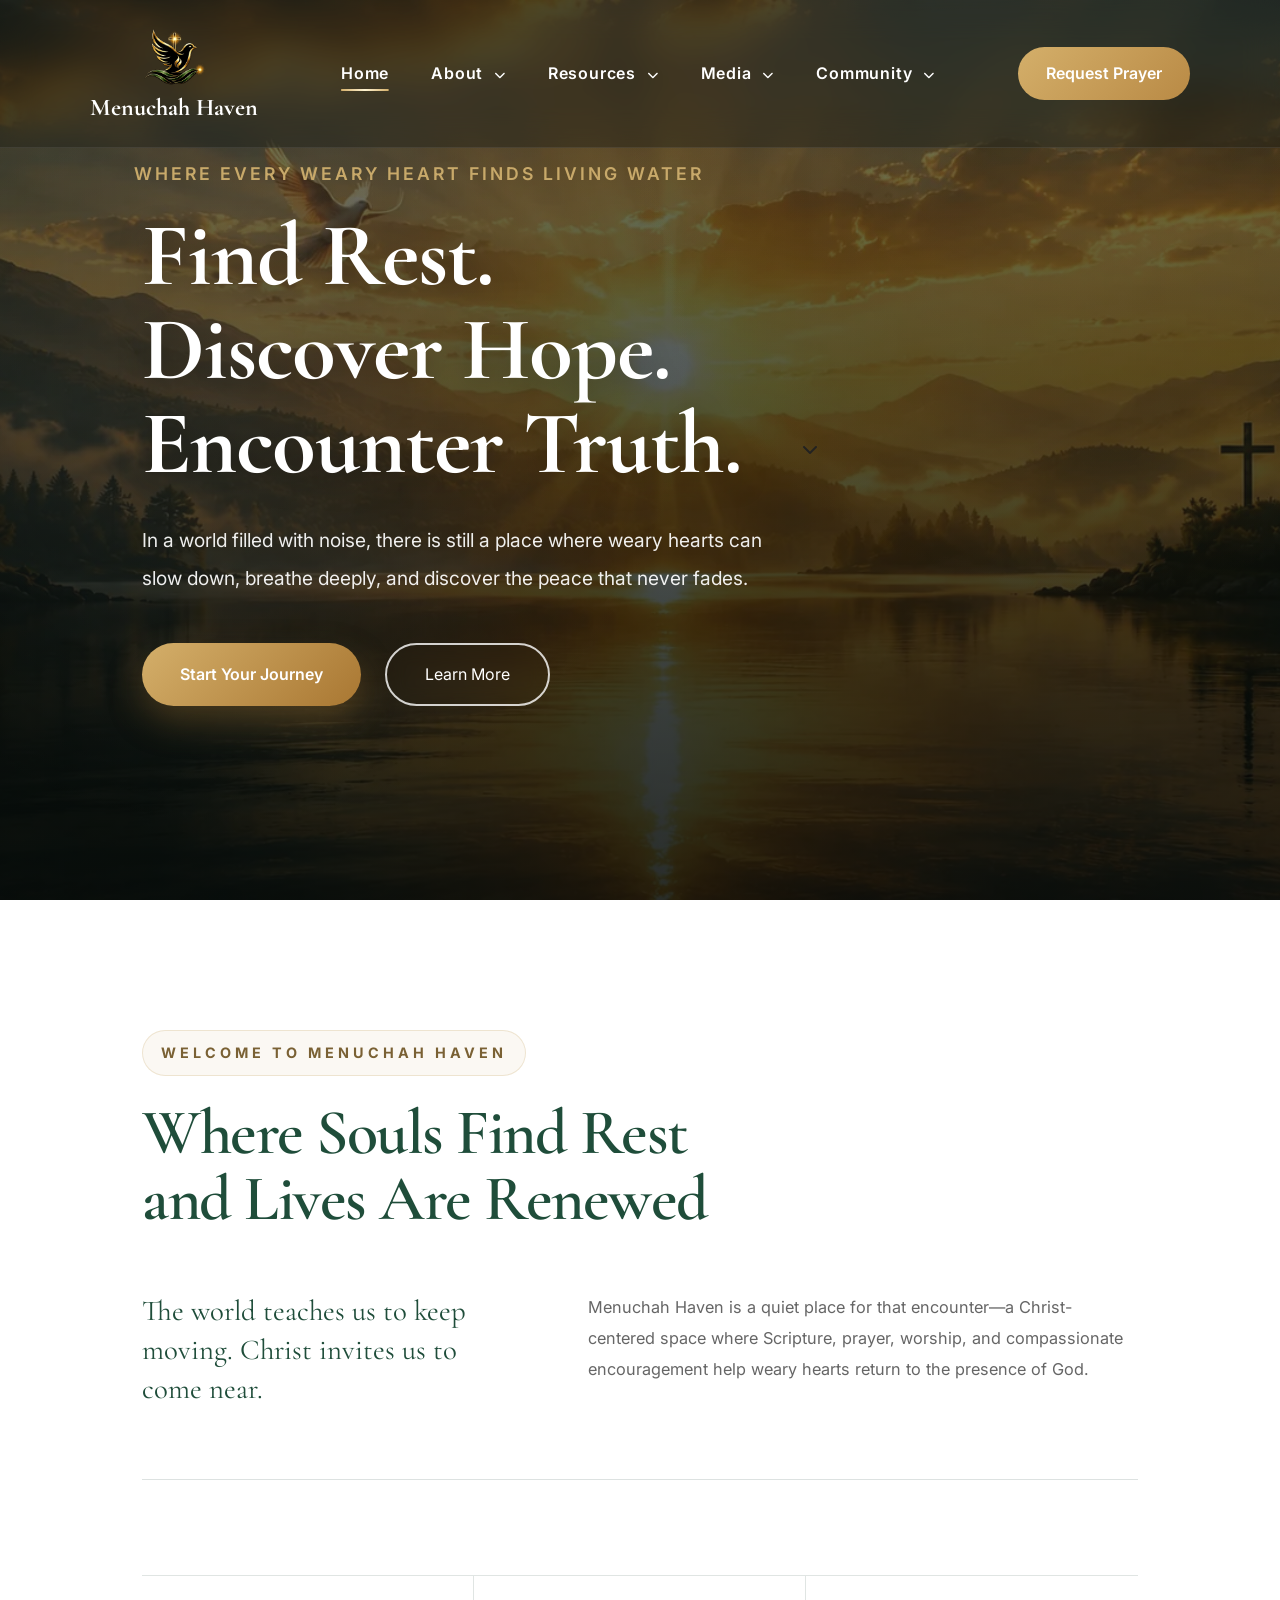
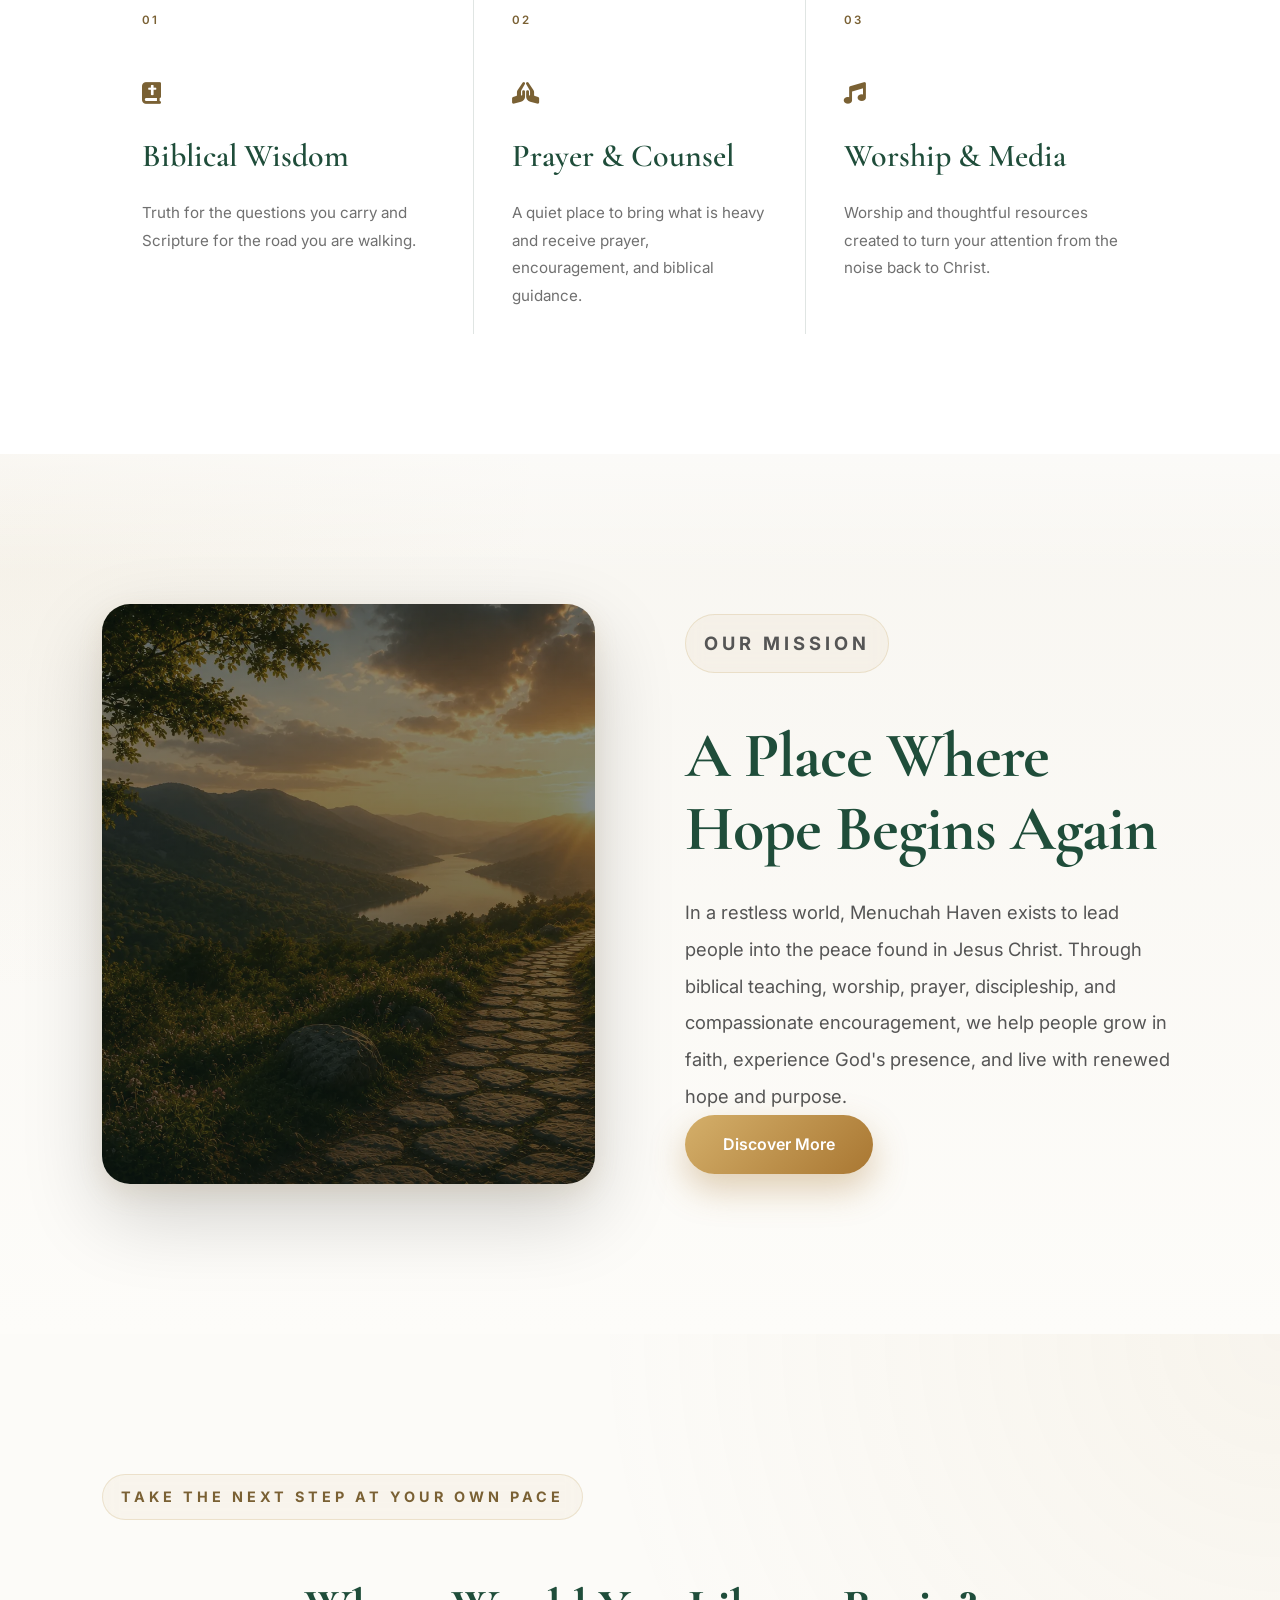
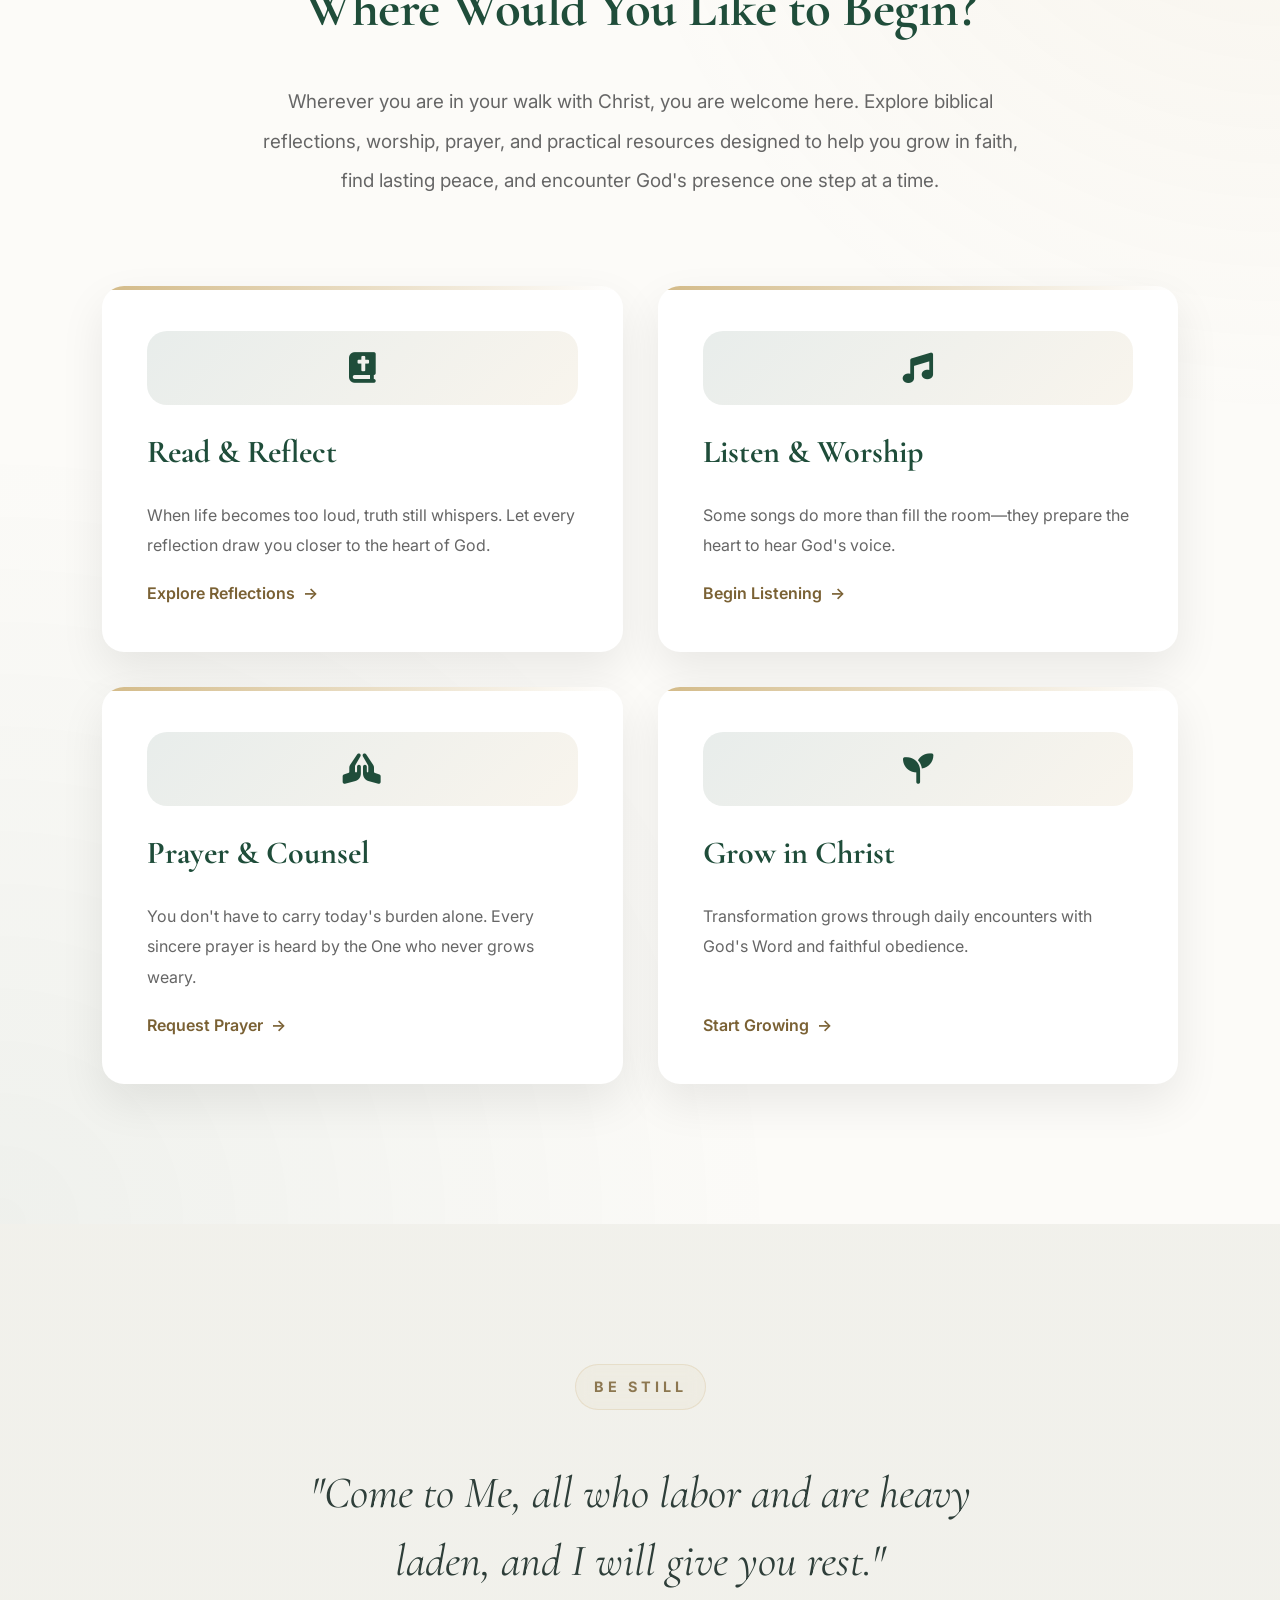
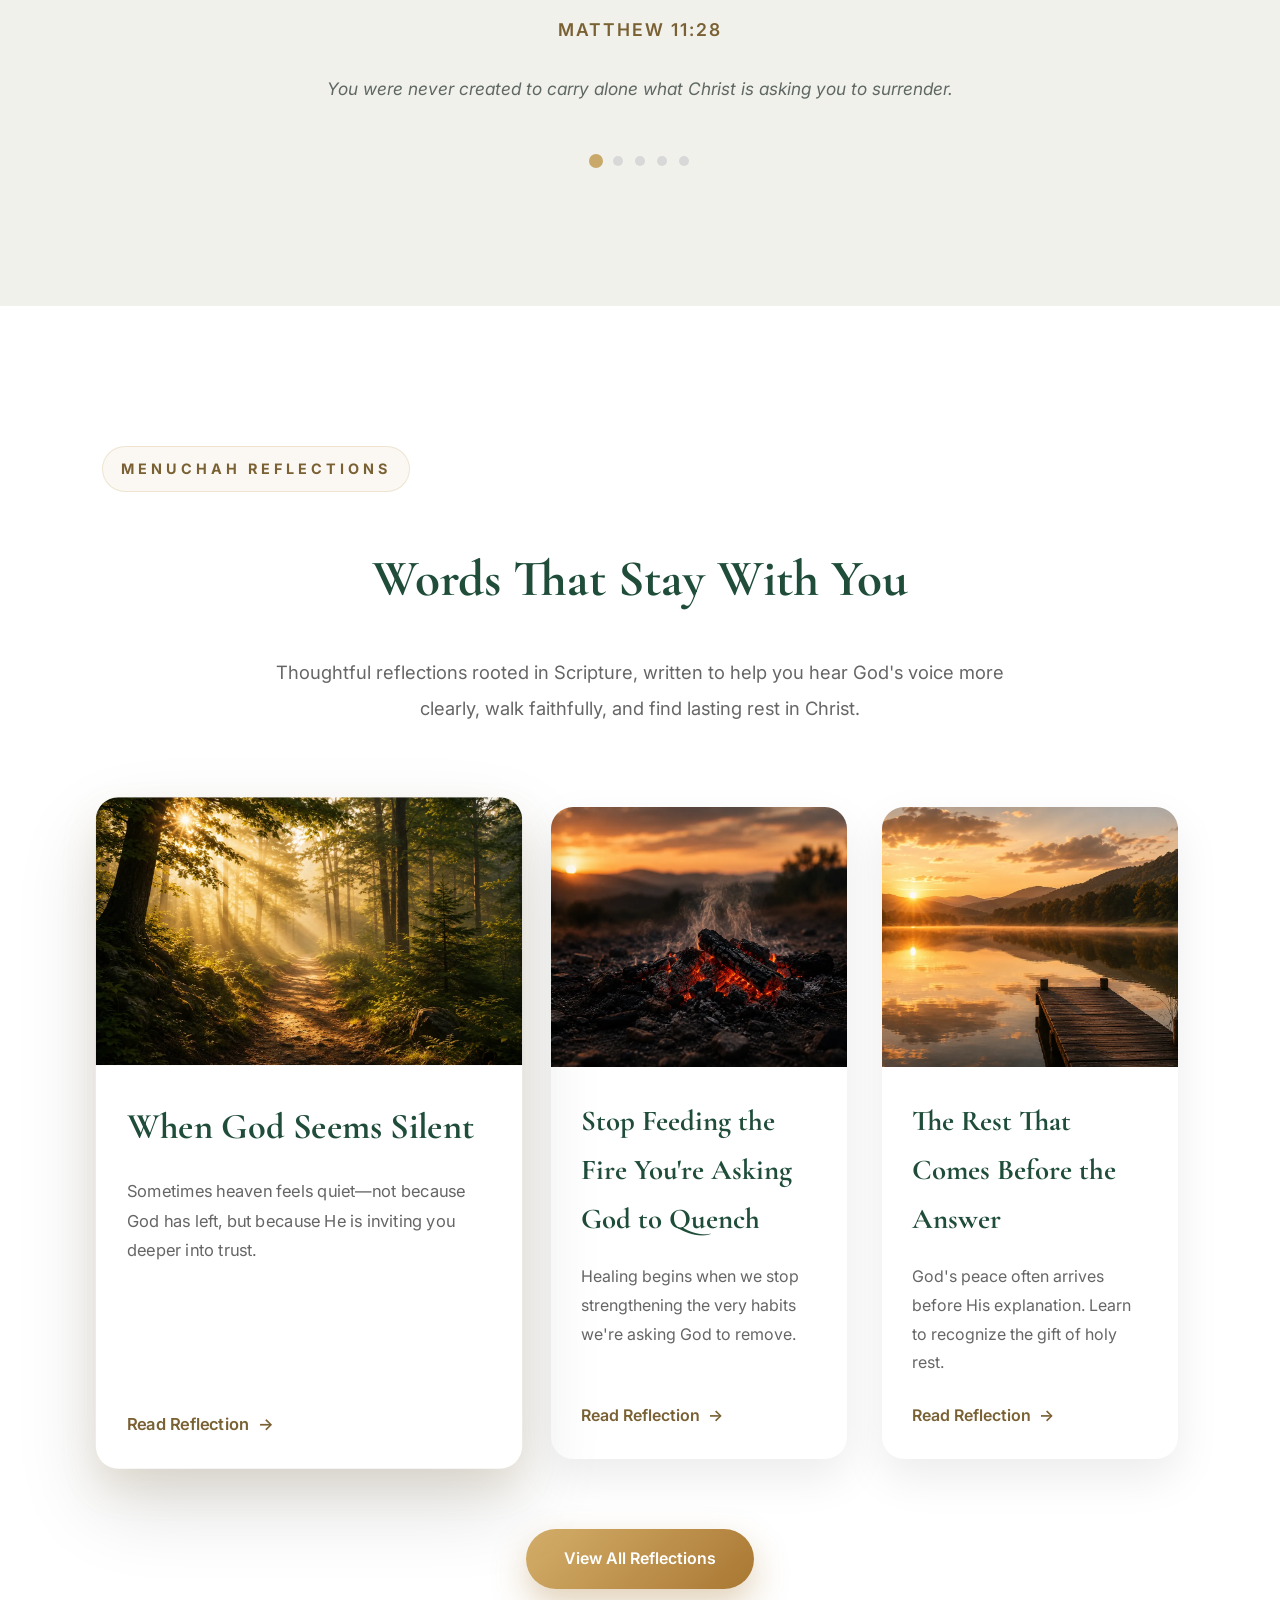
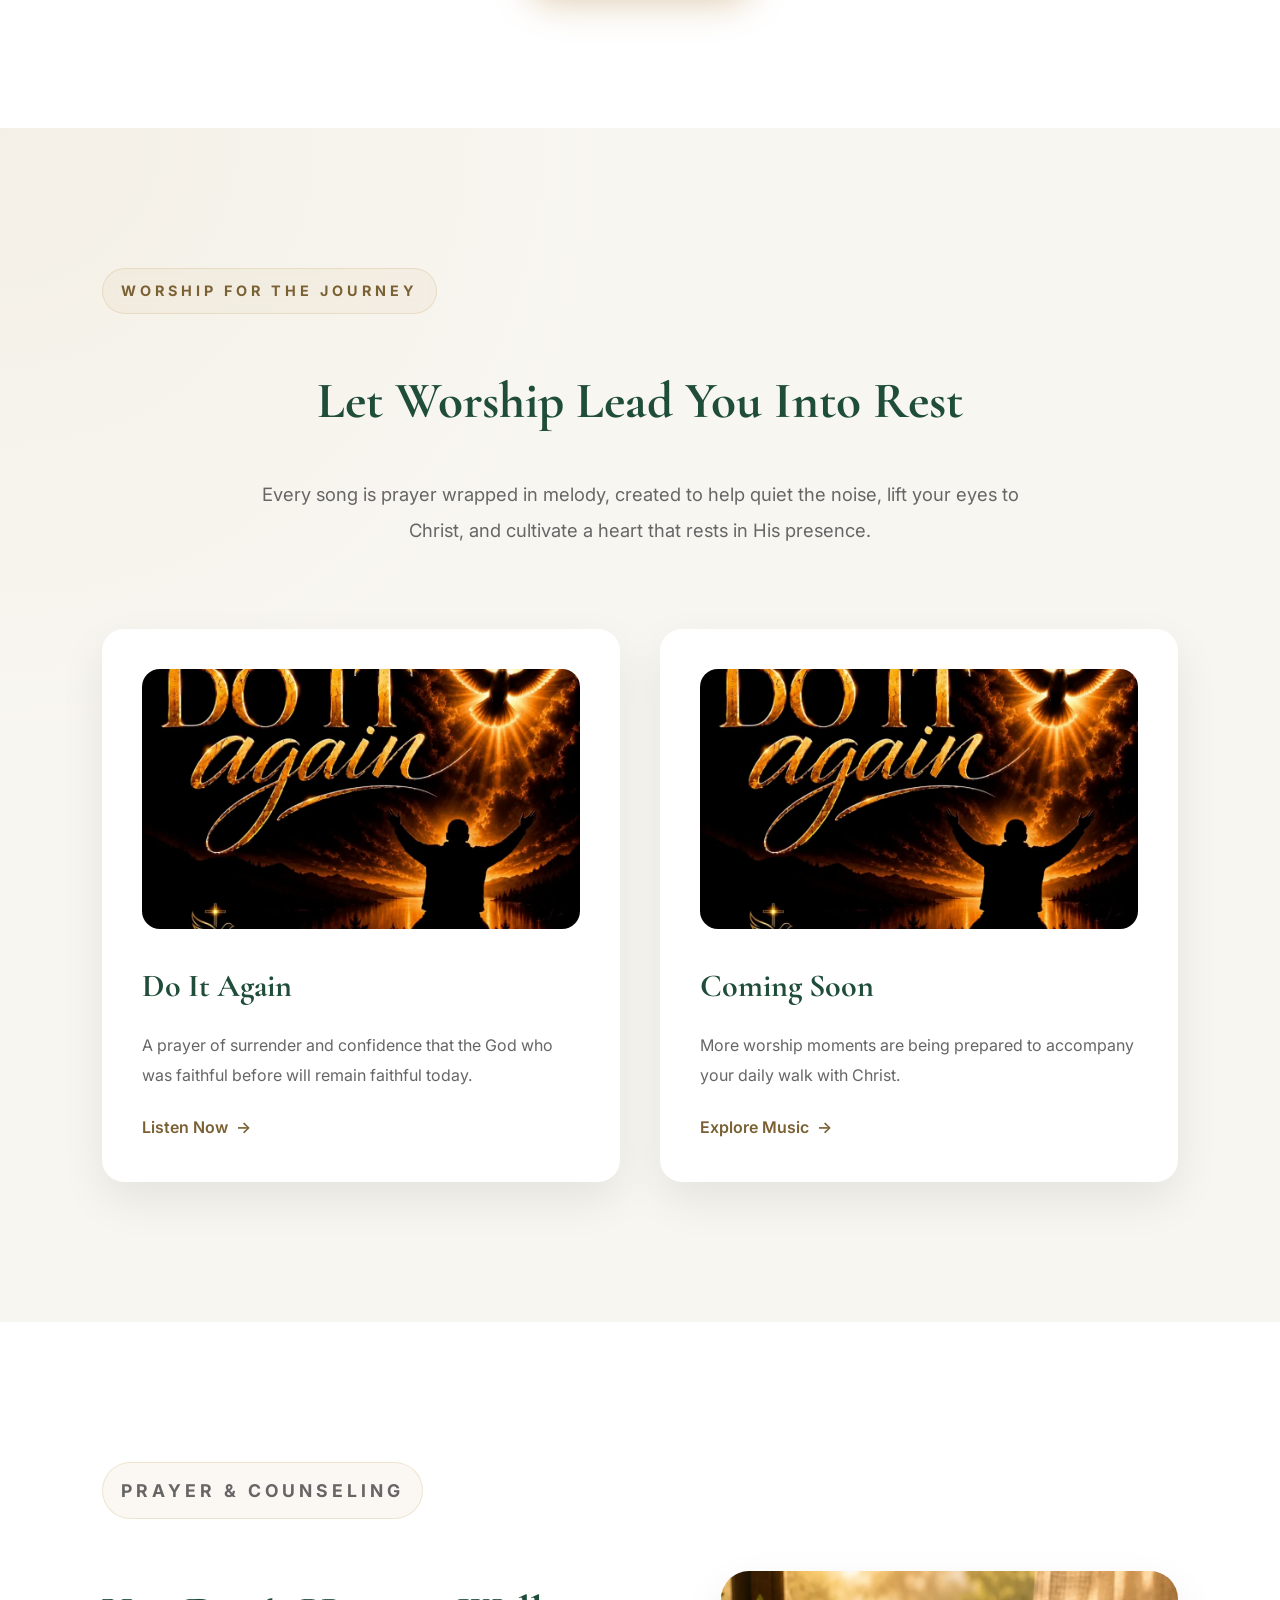
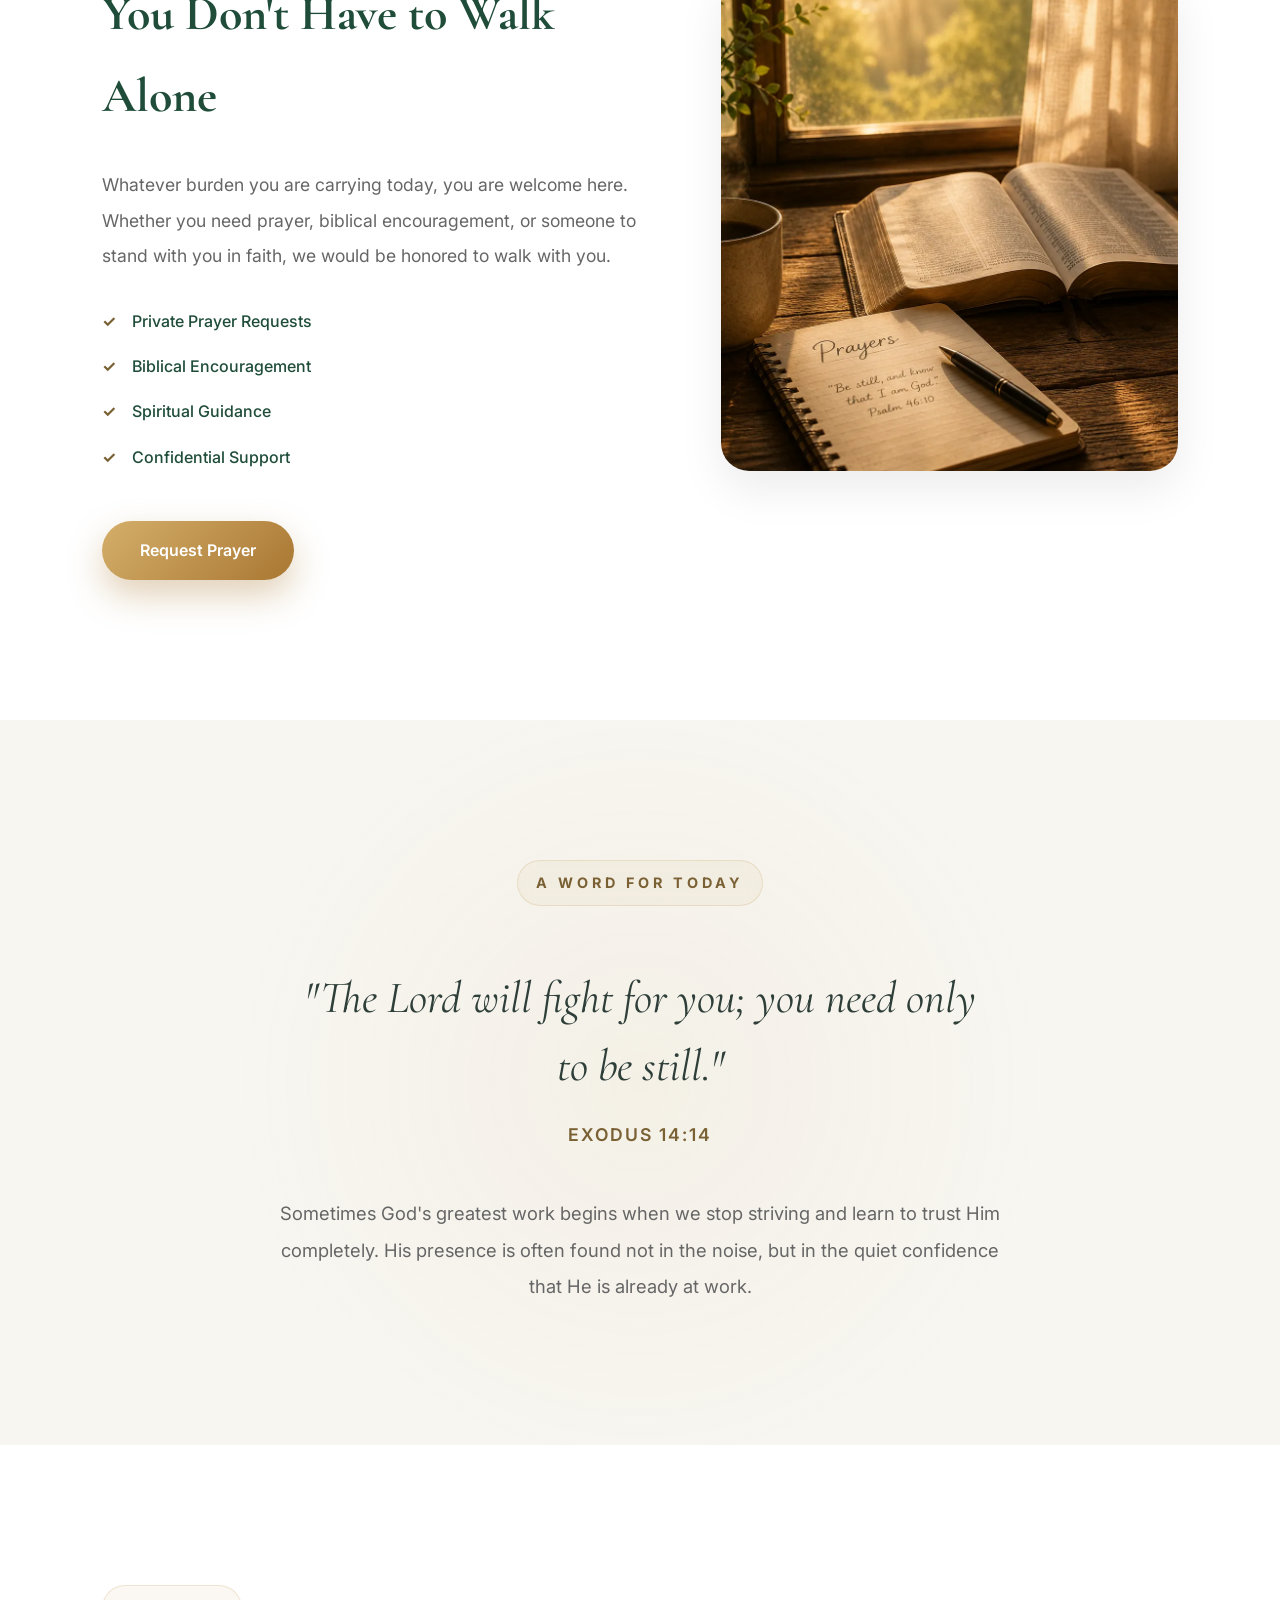
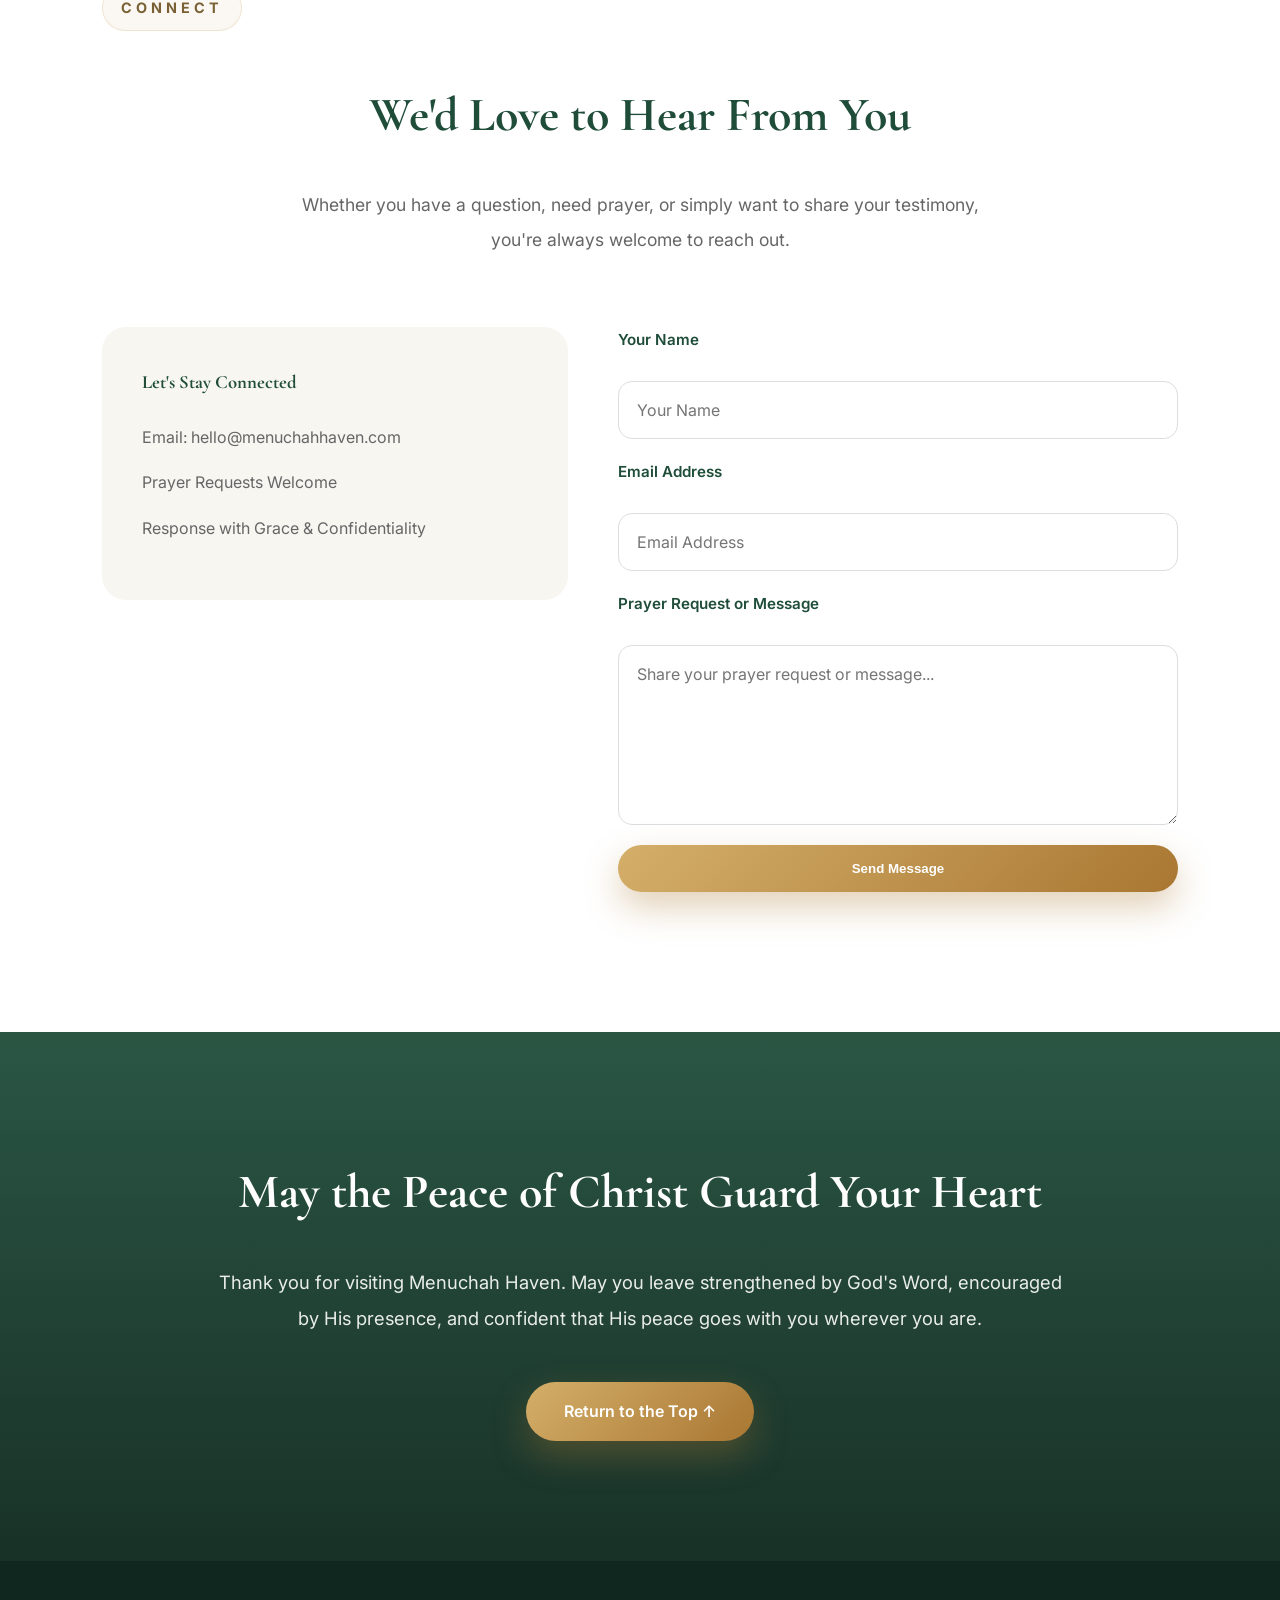
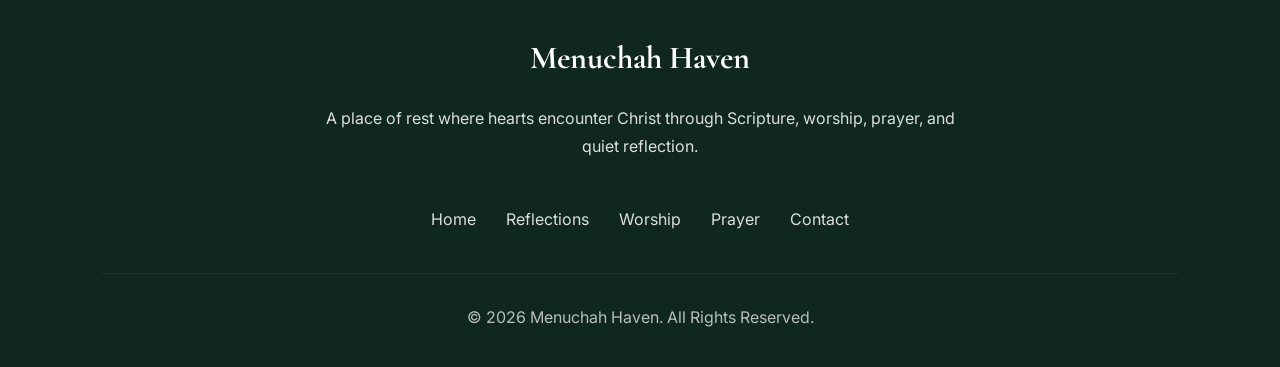
<file: index.html>
<!DOCTYPE html>
<html lang="en">

<head>
    <!-- Basic Meta -->
    <meta charset="UTF-8">
    <meta name="viewport" content="width=device-width, initial-scale=1.0">

    <link rel="preload" as="image" href="images/hero.webp" fetchpriority="high">

    <!-- SEO -->
    <title>Menuchah Haven | Where Every Weary Heart Finds Living Water</title>

    <meta name="description"
        content="Menuchah Haven is a Christ-centered digital sanctuary where weary hearts discover hope, encounter truth, and find lasting rest in Jesus Christ.">

    <meta name="keywords"
        content="Menuchah Haven, Christian ministry, worship, prayer, devotionals, Bible study, Christian music">

    <meta name="author" content="Lotanna Edwin Okwuchukwu">

    <!-- Canonical URL -->
    <link rel="canonical" href="https://menuchahhaven.com/">

    <!-- Open Graph -->
    <meta property="og:site_name" content="Menuchah Haven">
    <meta property="og:type" content="website">
    <meta property="og:title" content="Menuchah Haven | Where Every Weary Heart Finds Living Water">
    <meta property="og:description" content="Menuchah Haven is a Christ-centered digital sanctuary where weary hearts discover hope, encounter truth, and find lasting rest in Jesus Christ.">
    <meta property="og:url" content="https://menuchahhaven.com/">
    <meta property="og:image" content="https://menuchahhaven.com/images/hero.png">
    <meta property="og:image:width" content="1983">
    <meta property="og:image:height" content="793">
    <meta property="og:image:alt" content="Menuchah Haven website hero image">

    <!-- Twitter/X Card -->
    <meta name="twitter:card" content="summary_large_image">
    <meta name="twitter:title" content="Menuchah Haven | Where Every Weary Heart Finds Living Water">
    <meta name="twitter:description" content="Menuchah Haven is a Christ-centered digital sanctuary where weary hearts discover hope, encounter truth, and find lasting rest in Jesus Christ.">
    <meta name="twitter:image" content="https://menuchahhaven.com/images/hero.png">

    <script type="application/ld+json">
{
    "@context": "https://schema.org",
    "@type": "WebSite",
    "name": "Menuchah Haven",
    "url": "https://menuchahhaven.com/",
    "description": "Menuchah Haven is a Christ-centered digital sanctuary where weary hearts discover hope, encounter truth, and find lasting rest in Jesus Christ.",
    "publisher": {
        "@type": "Organization",
        "name": "Menuchah Haven",
        "url": "https://menuchahhaven.com/",
        "email": "hello@menuchahhaven.com",
        "logo": {
            "@type": "ImageObject",
            "url": "https://menuchahhaven.com/images/logo-512.png"
        }
    }
}
</script>

    <!-- Google Fonts -->
    <link rel="preconnect" href="https://fonts.googleapis.com">
    <link rel="preconnect" href="https://fonts.gstatic.com" crossorigin>

    <link href="https://fonts.googleapis.com/css2?family=Cormorant+Garamond:wght@500;600;700&family=Inter:wght@300;400;500;600;700&display=swap"
        rel="stylesheet">

        <link rel="preconnect" href="https://cdnjs.cloudflare.com" crossorigin>

    <!-- Font Awesome -->
    <link
    rel="stylesheet"
    href="https://cdnjs.cloudflare.com/ajax/libs/font-awesome/6.7.2/css/all.min.css"
    crossorigin="anonymous"
    referrerpolicy="no-referrer">
    <!-- Stylesheets -->
    <link rel="stylesheet" href="css/style.css">
    <link rel="icon" type="image/png" href="images/logo-512.png">
    
</head>

<body>
    <div class="scroll-progress" id="scroll-progress"></div>
   <a href="#main-content" class="skip-link">Skip to main content</a> 
<!-- =========================
     HEADER / NAVIGATION
========================= -->

<header class="hero" id="hero">

 <nav class="navbar">

    <!-- Logo -->
    <div class="logo">
        <a href="index.html">
            <img
                src="images/logo.webp"
                alt="Menuchah Haven Logo"
                width="60"
                height="60"
                decoding="async">

            <span>Menuchah Haven</span>
        </a>
    </div>

    <!-- Navigation -->

    <ul class="nav-links" id="primary-navigation">

        <li>
            <a href="index.html" class="active">
                Home
            </a>
        </li>

        <!-- ABOUT -->

        <li class="dropdown">

            <a href="about.html" aria-haspopup="menu" aria-expanded="false">
                About
                <i class="fa-solid fa-chevron-down" aria-hidden="true"></i>
            </a>

            <ul class="dropdown-menu" role="menu">

                <li role="none">
                    <a href="about.html#our-story" role="menuitem">
                        Our Story
                    </a>
                </li>

                <li role="none">
                    <a href="about.html#vision" role="menuitem">
                        Vision & Mission
                    </a>
                </li>

                <li role="none">
                    <a href="about.html#faith" role="menuitem">
                        Statement of Faith
                    </a>
                </li>

                <li role="none">
                    <a href="about.html#founder" role="menuitem">
                        Founder
                    </a>
                </li>

            </ul>

        </li>

        <!-- RESOURCES -->

        <li class="dropdown">

            <a href="resources.html" aria-haspopup="menu" aria-expanded="false">
                Resources
                <i class="fa-solid fa-chevron-down" aria-hidden="true"></i>
            </a>

            <ul class="dropdown-menu" role="menu">

                <li role="none">
                    <a href="resources.html#reflections" role="menuitem">
                        Reflections
                    </a>
                </li>

                <li role="none">
                    <a href="resources.html#daily-word" role="menuitem">
                        Daily Word
                    </a>
                </li>

                <li role="none">
                    <a href="resources.html#bible-studies" role="menuitem">
                        Bible Studies
                    </a>
                </li>

            </ul>

        </li>

        <!-- MEDIA -->

        <li class="dropdown">

            <a href="media.html" aria-haspopup="menu" aria-expanded="false">
                Media
                <i class="fa-solid fa-chevron-down" aria-hidden="true"></i>
            </a>

            <ul class="dropdown-menu" role="menu">

                <li role="none">
                    <a href="media.html#worship" role="menuitem">
                        Worship
                    </a>
                </li>

                <li role="none">
                    <a href="media.html#messages" role="menuitem">
                        Messages
                    </a>
                </li>

                <li role="none">
                    <a href="media.html#podcast" role="menuitem">
                        Podcast
                    </a>
                </li>

            </ul>

        </li>

        <!-- COMMUNITY -->

        <li class="dropdown">

            <a href="community.html" aria-haspopup="menu" aria-expanded="false">
                Community
                <i class="fa-solid fa-chevron-down" aria-hidden="true"></i>
            </a>

            <ul class="dropdown-menu" role="menu">

                <li role="none">
                    <a href="community.html#prayer" role="menuitem">
                        Prayer Requests
                    </a>
                </li>

                <li role="none">
                    <a href="community.html#testimonies" role="menuitem">
                        Testimonies
                    </a>
                </li>

                <li role="none">
                    <a href="community.html#contact" role="menuitem">
                        Contact
                    </a>
                </li>

            </ul>

        </li>

    </ul>

    <!-- Mobile Button -->

    <button
    class="menu-toggle"
    type="button"
    aria-label="Open Menu"
    aria-expanded="false"
    aria-controls="primary-navigation">

    <i class="fa-solid fa-bars" aria-hidden="true"></i>

</button>

    <!-- CTA -->

    <a
        href="community.html#prayer"
        class="nav-button">

        Request Prayer

    </a>

</nav>   
<!-- =========================
     HERO CONTENT
========================= -->

<div class="hero-content" id="home">

    <p class="hero-tagline">
        Where Every Weary Heart Finds Living Water
    </p>

    <h1>
        Find Rest.<br>
        Discover Hope.<br>
        Encounter Truth.
    </h1>

    <p class="hero-description">
        In a world filled with noise, there is still a place where weary hearts
        can slow down, breathe deeply, and discover the peace that never fades.
    </p>

    <div class="hero-buttons">

        <a href="#journey" class="primary-btn">
            Start Your Journey
        </a>

        <a href="about.html" class="secondary-btn">
            Learn More
        </a>

    </div>

</div>

<div class="scroll-indicator">

    <a href="#welcome">
        <i class="fa-solid fa-chevron-down" aria-hidden="true"></i>
    </a>

</div>
</header>
<main id="main-content">

<!-- =========================
     WELCOME / INTRODUCTION
========================= -->

<section class="about reveal" id="welcome">

    <div class="container">

        <div class="welcome-heading">

            <p class="section-tag">
                WELCOME TO MENUCHAH HAVEN
            </p>

            <h2>
                Where Souls Find Rest<br>
                and Lives Are Renewed
            </h2>

        </div>

        <div class="welcome-intro">

            <p class="welcome-lead">
                The world teaches us to keep moving.
                Christ invites us to come near.
            </p>

            <p class="about-text">
                Menuchah Haven is a quiet place for that encounter—a
                Christ-centered space where Scripture, prayer, worship,
                and compassionate encouragement help weary hearts return
                to the presence of God.
            </p>

        </div>


        <div class="welcome-paths">

            <article class="welcome-path">

                <span class="welcome-number">01</span>

                <div class="welcome-path-content">

                    <i class="fa-solid fa-book-bible" aria-hidden="true"></i>

                    <h3>Biblical Wisdom</h3>

                    <p>
                        Truth for the questions you carry and Scripture
                        for the road you are walking.
                    </p>

                </div>

            </article>


            <article class="welcome-path">

                <span class="welcome-number">02</span>

                <div class="welcome-path-content">

                    <i class="fa-solid fa-hands-praying" aria-hidden="true"></i>

                    <h3>Prayer & Counsel</h3>

                    <p>
                        A quiet place to bring what is heavy and receive
                        prayer, encouragement, and biblical guidance.
                    </p>

                </div>

            </article>


            <article class="welcome-path">

                <span class="welcome-number">03</span>

                <div class="welcome-path-content">

                    <i class="fa-solid fa-music" aria-hidden="true"></i>

                    <h3>Worship & Media</h3>

                    <p>
                        Worship and thoughtful resources created to turn
                        your attention from the noise back to Christ.
                    </p>

                </div>

            </article>

        </div>

    </div>

</section>
<section class="mission reveal">

    <div class="container mission-grid">

        <div class="mission-image"></div>
            

        <div class="mission-content">

            <p class="section-tag">OUR MISSION</p>

            <h2>
                A Place Where Hope Begins Again
            </h2>

            <p class="about-text">
           In a restless world, Menuchah Haven exists to lead people into the peace
           found in Jesus Christ. Through biblical teaching, worship, prayer,
           discipleship, and compassionate encouragement, we help people grow in
           faith, experience God's presence, and live with renewed hope and purpose.
</p>

            <a href="about.html" class="primary-btn">
                Discover More
            </a>

        </div>

    </div>

</section>

<!-- =========================
     WHERE WOULD YOU LIKE TO BEGIN?
========================= -->

<section class="journey reveal" id="journey">

    <div class="container">

        <p class="section-tag">
            TAKE THE NEXT STEP AT YOUR OWN PACE
        </p>

        <h2>
            Where Would You Like to Begin?
        </h2>

        <p class="journey-intro">
    Wherever you are in your walk with Christ, you are welcome here. Explore biblical reflections, worship, prayer, and practical resources designed to help you grow in faith, find lasting peace, and encounter God's presence one step at a time.
</p>

        <div class="journey-grid">

            <!-- CARD 1 -->

            <div class="journey-card">

                <div class="journey-icon">
                    <i class="fa-solid fa-book-bible" aria-hidden="true"></i>
                    </div>

                <h3>Read & Reflect</h3>

                <p>
                    When life becomes too loud, truth still whispers.
                    Let every reflection draw you closer to the heart of God.
                </p>

                <a href="resources.html#reflections">
                    Explore Reflections <span>→</span>
                </a>

            </div>

            <!-- CARD 2 -->

            <div class="journey-card">

                <div class="journey-icon">
                    <i class="fa-solid fa-music" aria-hidden="true"></i>
                </div>

                <h3>Listen & Worship</h3>

                <p>
                    Some songs do more than fill the room—they prepare
                    the heart to hear God's voice.
                </p>

                <a href="media.html#worship">
                    Begin Listening <span>→</span>
                </a>

            </div>

            <!-- CARD 3 -->

            <div class="journey-card">

                <div class="journey-icon">
                    <i class="fa-solid fa-hands-praying" aria-hidden="true"></i>
                    </div>

                <h3>Prayer & Counsel</h3>

                <p>
                    You don't have to carry today's burden alone.
                    Every sincere prayer is heard by the One who never grows weary.
                </p>

                <a href="community.html#prayer">
                    Request Prayer <span>→</span>
                </a>

            </div>

            <!-- CARD 4 -->

            <div class="journey-card">

                <div class="journey-icon">
                    <i class="fa-solid fa-seedling" aria-hidden="true"></i>
                </div>

                <h3>Grow in Christ</h3>

                <p>
                    Transformation grows through daily encounters with
                    God's Word and faithful obedience.
                </p>

                <a href="resources.html#bible-studies">
                    Start Growing <span>→</span>
                </a>

            </div>

        </div>

    </div>


</section>
<!-- End of Journey Section -->

<!-- =========================
     THE STILL MOMENT
========================= -->

<section class="still-moment reveal" id="still">

    <div class="container">

        <p class="section-tag">
            BE STILL
        </p>

        <blockquote id="still-quote">

            "Come to Me, all who labor and are heavy laden,
            and I will give you rest."

        </blockquote>

        <p class="still-reference" id="still-reference">
            Matthew 11:28
        </p>
        <p class="still-thought" id="still-thought">
    You were never created to carry alone what Christ is asking you to surrender.
</p>

      <div class="quote-dots" aria-label="Choose a Scripture">

    <button type="button" class="active" aria-label="Scripture 1" aria-current="true"></button>

    <button type="button" aria-label="Scripture 2"></button>

    <button type="button" aria-label="Scripture 3"></button>

    <button type="button" aria-label="Scripture 4"></button>

    <button type="button" aria-label="Scripture 5"></button>

</div>  
    </div>

</section>
<!-- =========================
     MENUCHAH REFLECTIONS
========================= -->

<section class="reflections reveal" id="reflections">

    <div class="container">

        <p class="section-tag">
            MENUCHAH REFLECTIONS
        </p>

        <h2>
            Words That Stay With You
        </h2>

        <p class="reflections-intro">
            Thoughtful reflections rooted in Scripture, written to help you hear God's voice more clearly, walk faithfully, and find lasting rest in Christ.
        </p>

        <div class="reflection-grid">

            <article class="reflection-card featured">

                <img
    src="images/reflection-1.webp"
    alt="Reflection card: A serene scene depicting trust and quietness, representing spiritual patience when God seems silent"
    width="1280"
    height="853"
    loading="lazy"
    decoding="async">

                <div class="reflection-content">

                    <h3>When God Seems Silent</h3>

                    <p>
                        Sometimes heaven feels quiet—not because God has left, but because He is inviting you deeper into trust.
                    </p>

                    <a href="resources.html#reflections">
                        Read Reflection <span>→</span>
                    </a>

                </div>

            </article>

            <article class="reflection-card">

            <img
    src="images/reflection-2.webp"
    alt="Reflection card: Imagery illustrating the concept of personal responsibility in healing and breaking cycles"
    width="1280"
    height="853"
    loading="lazy"
    decoding="async">

                <div class="reflection-content">

                    <h3>Stop Feeding the Fire You're Asking God to Quench</h3>

                    <p>
                        Healing begins when we stop strengthening the very habits we're asking God to remove.
                    </p>

                    <a href="resources.html#reflections">
                        Read Reflection <span>→</span>
                    </a>

                </div>

            </article>

            <article class="reflection-card">

                <img
    src="images/reflection-3.webp"
    alt="Reflection card: Visual representation of spiritual rest and peace, depicting the calm that precedes divine resolution"
    width="1280"
    height="853"
    loading="lazy"
    decoding="async">

                <div class="reflection-content">

                    <h3>The Rest That Comes Before the Answer</h3>

                    <p>
                        God's peace often arrives before His explanation. Learn to recognize the gift of holy rest.
                    </p>

                    <a href="resources.html#reflections">
                        Read Reflection <span>→</span>
                    </a>

                </div>

            </article>

        </div>

        <div class="reflection-button">

            <a href="resources.html#reflections" class="primary-btn">
                  View All Reflections
                 </a>

        </div>

    </div>

</section>
<!-- =========================
     WORSHIP FOR THE JOURNEY
========================= -->

<section class="worship reveal" id="worship">

    <div class="container">

        <p class="section-tag">
            WORSHIP FOR THE JOURNEY
        </p>

        <h2>
            Let Worship Lead You Into Rest
        </h2>

        <p class="worship-intro">
            Every song is prayer wrapped in melody, created to help quiet the noise, lift your eyes to Christ, and cultivate a heart that rests in His presence.
        </p>

        <div class="worship-grid">

            <article class="worship-card">

                <div class="album-cover"></div>

                <h3>Do It Again</h3>

                <p>
                    A prayer of surrender and confidence that the God who was faithful before will remain faithful today.
                </p>

                <a href="media.html#worship">
                 Listen Now <span>→</span>
                    </a>

            </article>

            <article class="worship-card">

                <div class="album-cover"></div>

                <h3>Coming Soon</h3>

                <p>
                    More worship moments are being prepared to accompany your daily walk with Christ.
                </p>

                <a href="media.html#worship">
                    Explore Music <span>→</span>
                </a>

            </article>

        </div>

    </div>

</section>
<!-- =========================
     PRAYER & COUNSELING
========================= -->

<section class="prayer-section reveal" id="prayer">

    <div class="container">

        <div class="prayer-content">

            <div class="prayer-text">

                <p class="section-tag">
                    PRAYER & COUNSELING
                </p>

                <h2>
                    You Don't Have to Walk Alone
                </h2>

                <p>
                    Whatever burden you are carrying today, you are welcome here. Whether you need prayer, biblical encouragement, or someone to stand with you in faith, we would be honored to walk with you.
                </p>

                <ul class="prayer-list">

                    <li>Private Prayer Requests</li>

                    <li>Biblical Encouragement</li>

                    <li>Spiritual Guidance</li>

                    <li>Confidential Support</li>

                </ul>

                <a href="community.html#prayer" class="primary-btn">
                  Request Prayer
              </a>

            </div>

            <div class="prayer-image">

            </div>

        </div>

    </div>

</section>
<!-- =========================
     A WORD FOR TODAY
========================= -->

<section class="daily-word reveal" id="daily-word">

    <div class="container">

        <p class="section-tag">
            A WORD FOR TODAY
        </p>

        <blockquote class="daily-scripture">

            "The Lord will fight for you; you need only to be still."

        </blockquote>

        <p class="daily-reference">
            Exodus 14:14
        </p>

        <div class="daily-devotional">

            Sometimes God's greatest work begins when we stop striving and learn to trust Him completely. His presence is often found not in the noise, but in the quiet confidence that He is already at work.

        </div>

    </div>

</section>
<!-- =========================
     CONNECT
========================= -->

<section class="connect reveal" id="contact">

    <div class="container">

        <p class="section-tag">
            CONNECT
        </p>

        <h2>
            We'd Love to Hear From You
        </h2>

        <p class="connect-intro">
            Whether you have a question, need prayer, or simply want to share your testimony, you're always welcome to reach out.
        </p>

        <div class="connect-grid">

            <div class="connect-info">

                <h3>Let's Stay Connected</h3>

                <p>
    Email:
    <a href="mailto:hello@menuchahhaven.com">
        hello@menuchahhaven.com
    </a>
</p>

                <p>Prayer Requests Welcome</p>

                <p>Response with Grace & Confidentiality</p>

            </div>

            <form
    class="connect-form"
    id="contact-form"
    action="https://api.web3forms.com/submit"
    method="POST">

    <input
        type="hidden"
        name="access_key"
        value="9c5cb927-ed8c-4ea1-a51a-f39ff7293112">

                <label for="name">Your Name</label>

<input
    id="name"
    name="name"
    type="text"
    placeholder="Your Name"
    autocomplete="name"
    required>

<label for="email">Email Address</label>
<input
    id="email"
    name="email"
    type="email"
    placeholder="Email Address"
    autocomplete="email"
    required>

<label for="message">Prayer Request or Message</label>
<textarea
    id="message"
    name="message"
    rows="6"
    placeholder="Share your prayer request or message..."
    required></textarea>
                <button
                    type="submit"
                    class="primary-btn">

                    Send Message

                </button>
                <div class="form-success" id="form-success" role="status" aria-live="polite">
    <h3>Message Received</h3>

    <p>
        Thank you for reaching out to Menuchah Haven. Your message has been received with care.
        If you've shared a prayer request, it will be treated with respect
        and confidentiality.
    </p>
</div>

            </form>

        </div>

    </div>

</section>
<!-- =========================
     LEAVE WITH PEACE
========================= -->

<section class="leave-peace reveal">

    <div class="container">

        <h2>
            May the Peace of Christ Guard Your Heart
        </h2>

        <p>
            Thank you for visiting Menuchah Haven. May you leave strengthened by God's Word, encouraged by His presence, and confident that His peace goes with you wherever you are.
        </p>

        <a href="#hero" class="primary-btn">
            Return to the Top ↑
        </a>

    </div>

</section>

</main>
<footer class="footer">

    <div class="container">

        <div class="footer-brand">

            <h3>Menuchah Haven</h3>

            <p>
                A place of rest where hearts encounter Christ through Scripture, worship, prayer, and quiet reflection.
            </p>

        </div>

        <div class="footer-links">

            <a href="#hero">Home</a>

            <a href="#reflections">Reflections</a>

            <a href="#worship">Worship</a>

            <a href="#prayer">Prayer</a>

            <a href="#contact">Contact</a>

        </div>

        <div class="footer-bottom">

            © 2026 Menuchah Haven. All Rights Reserved.

        </div>

    </div>

</footer>

<!-- The next section will go here -->
 
<button class="back-to-top" id="back-to-top" aria-label="Back to top">
    <i class="fa-solid fa-arrow-up" aria-hidden="true"></i>
</button>
<script src="js/script.js"></script>
</body>

</html>
</file>
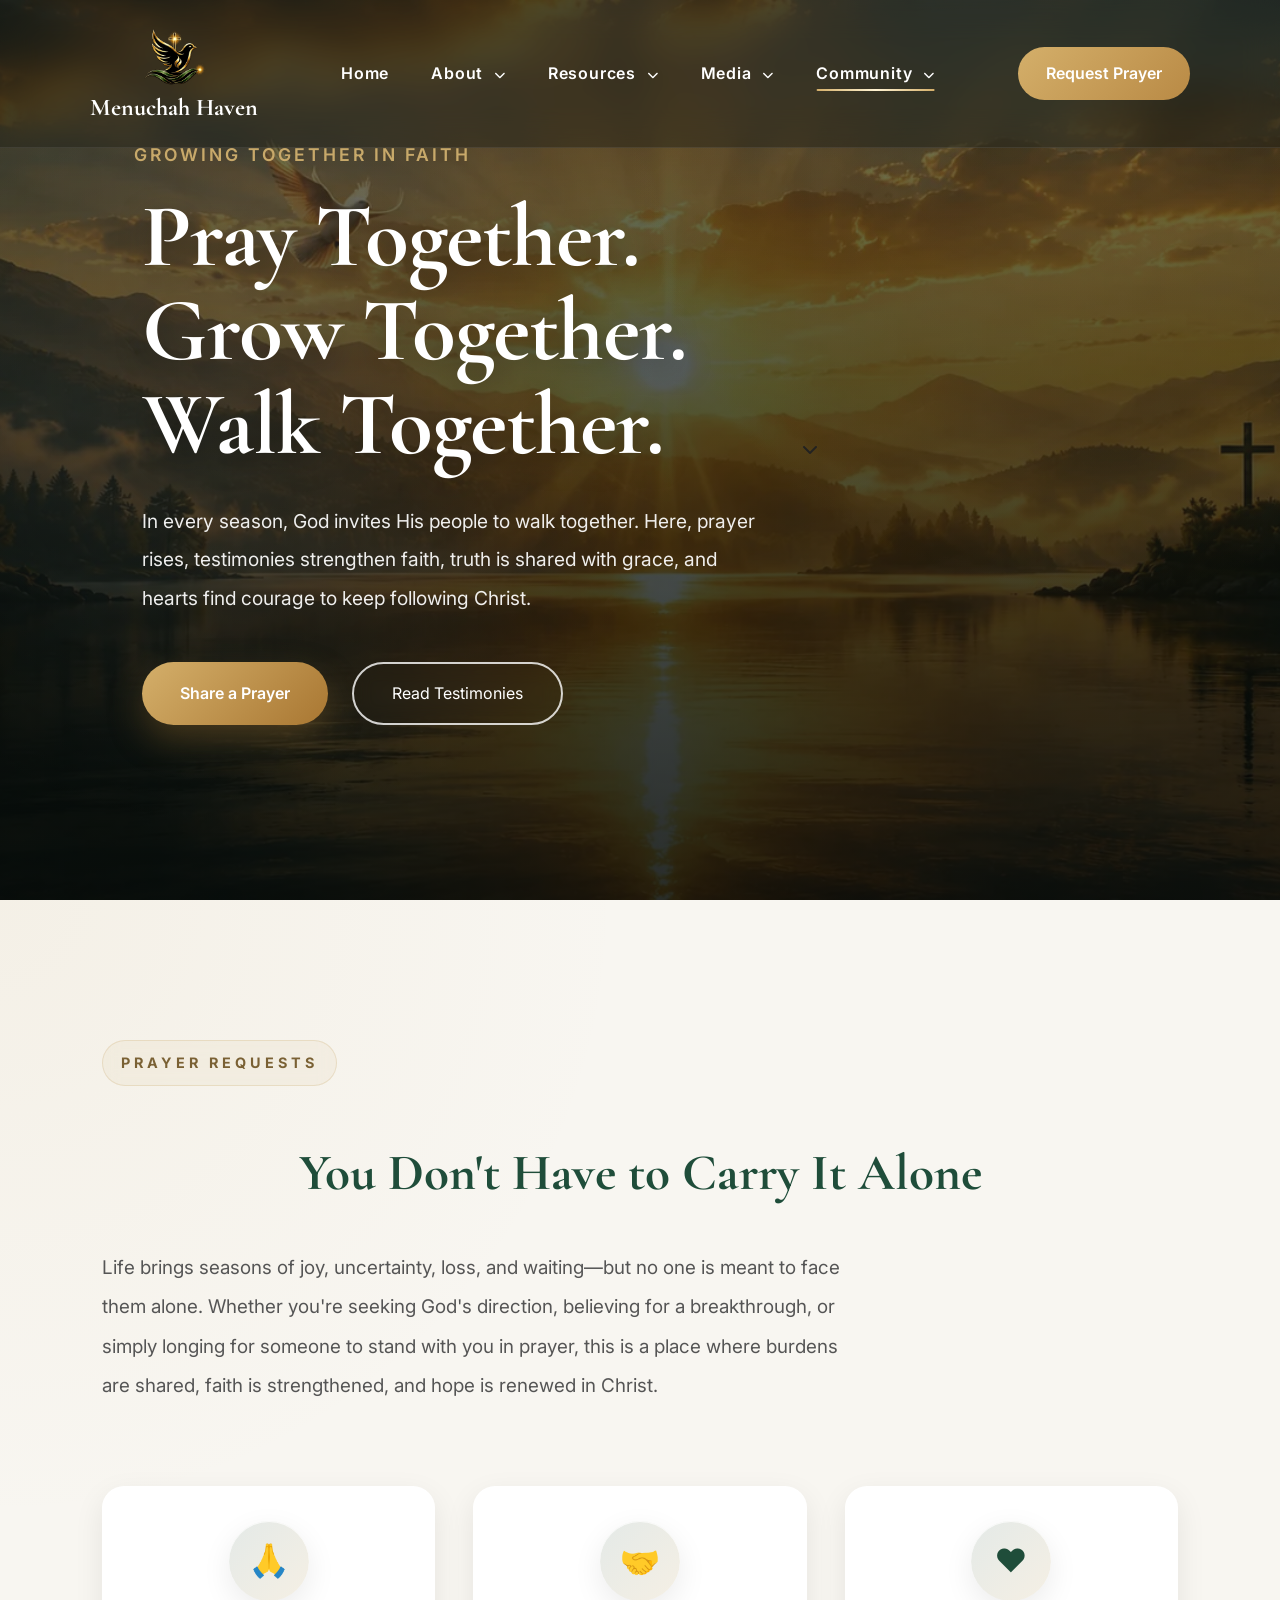
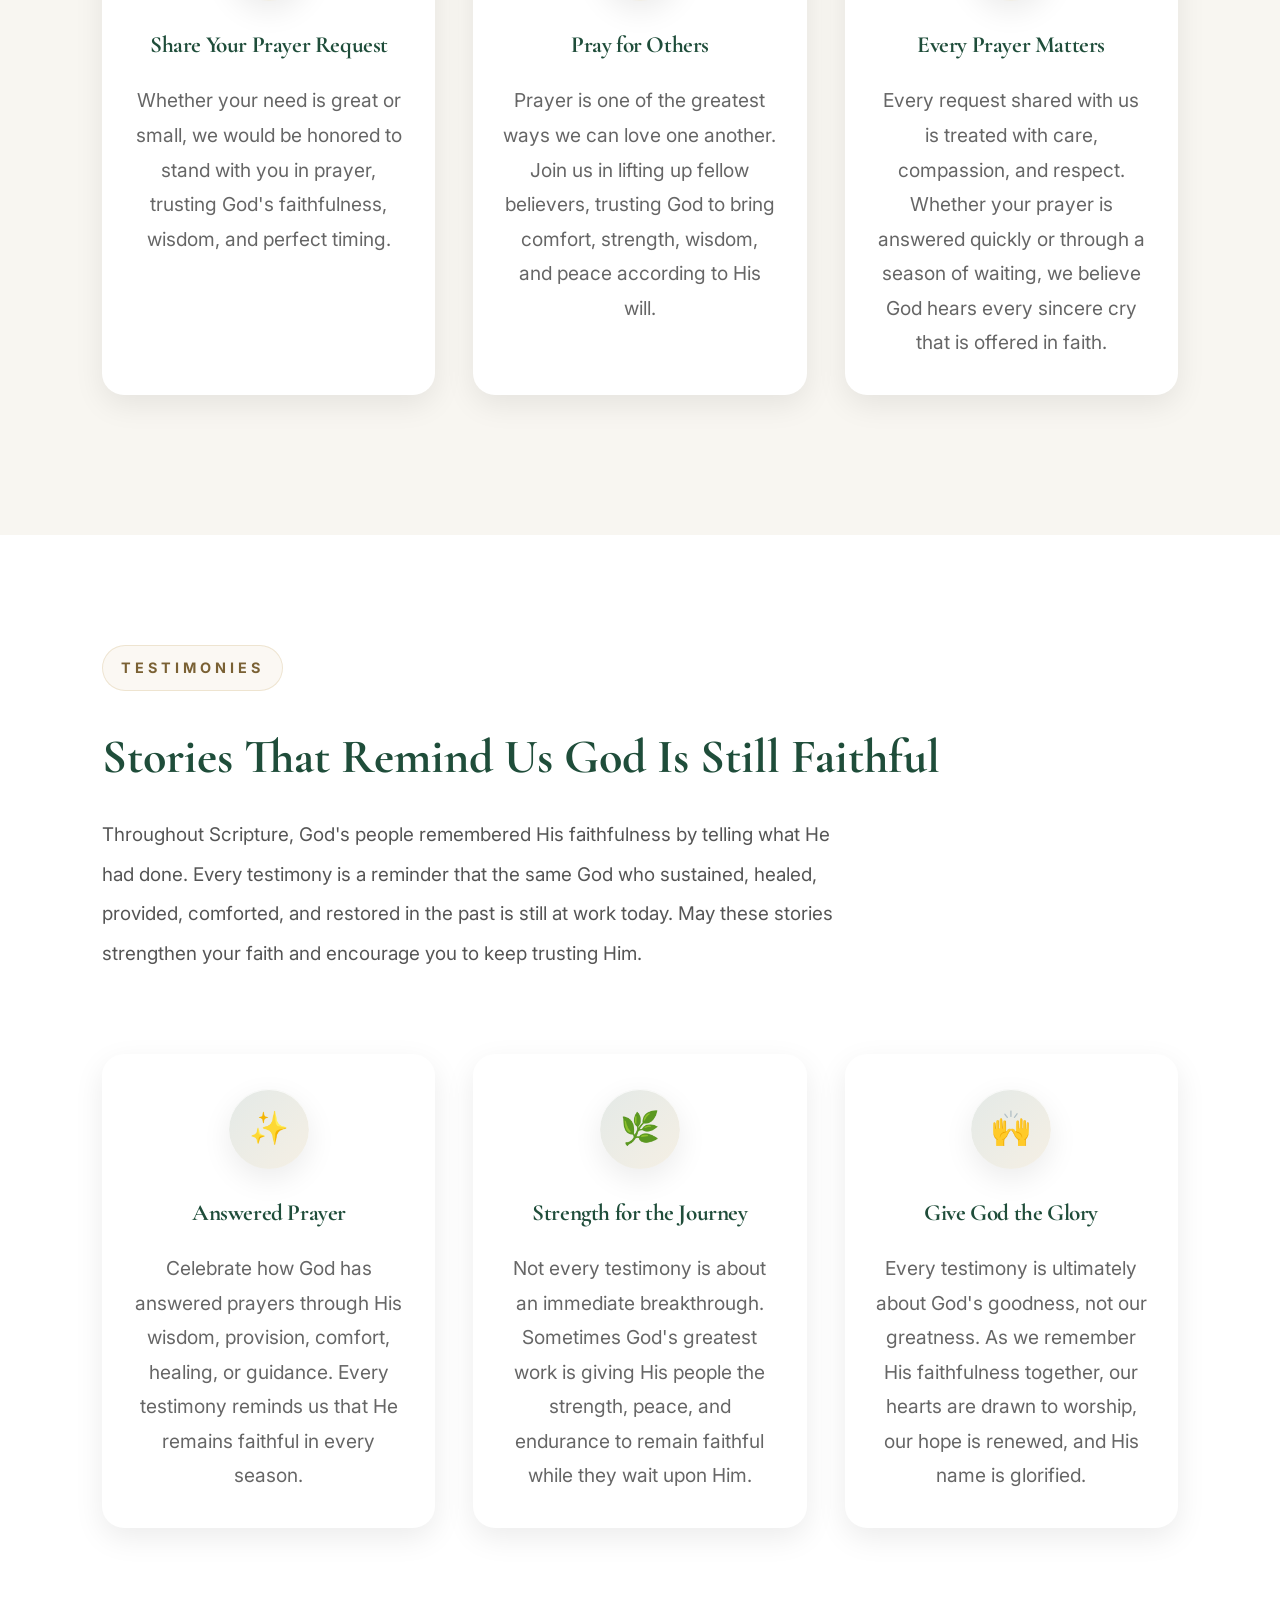
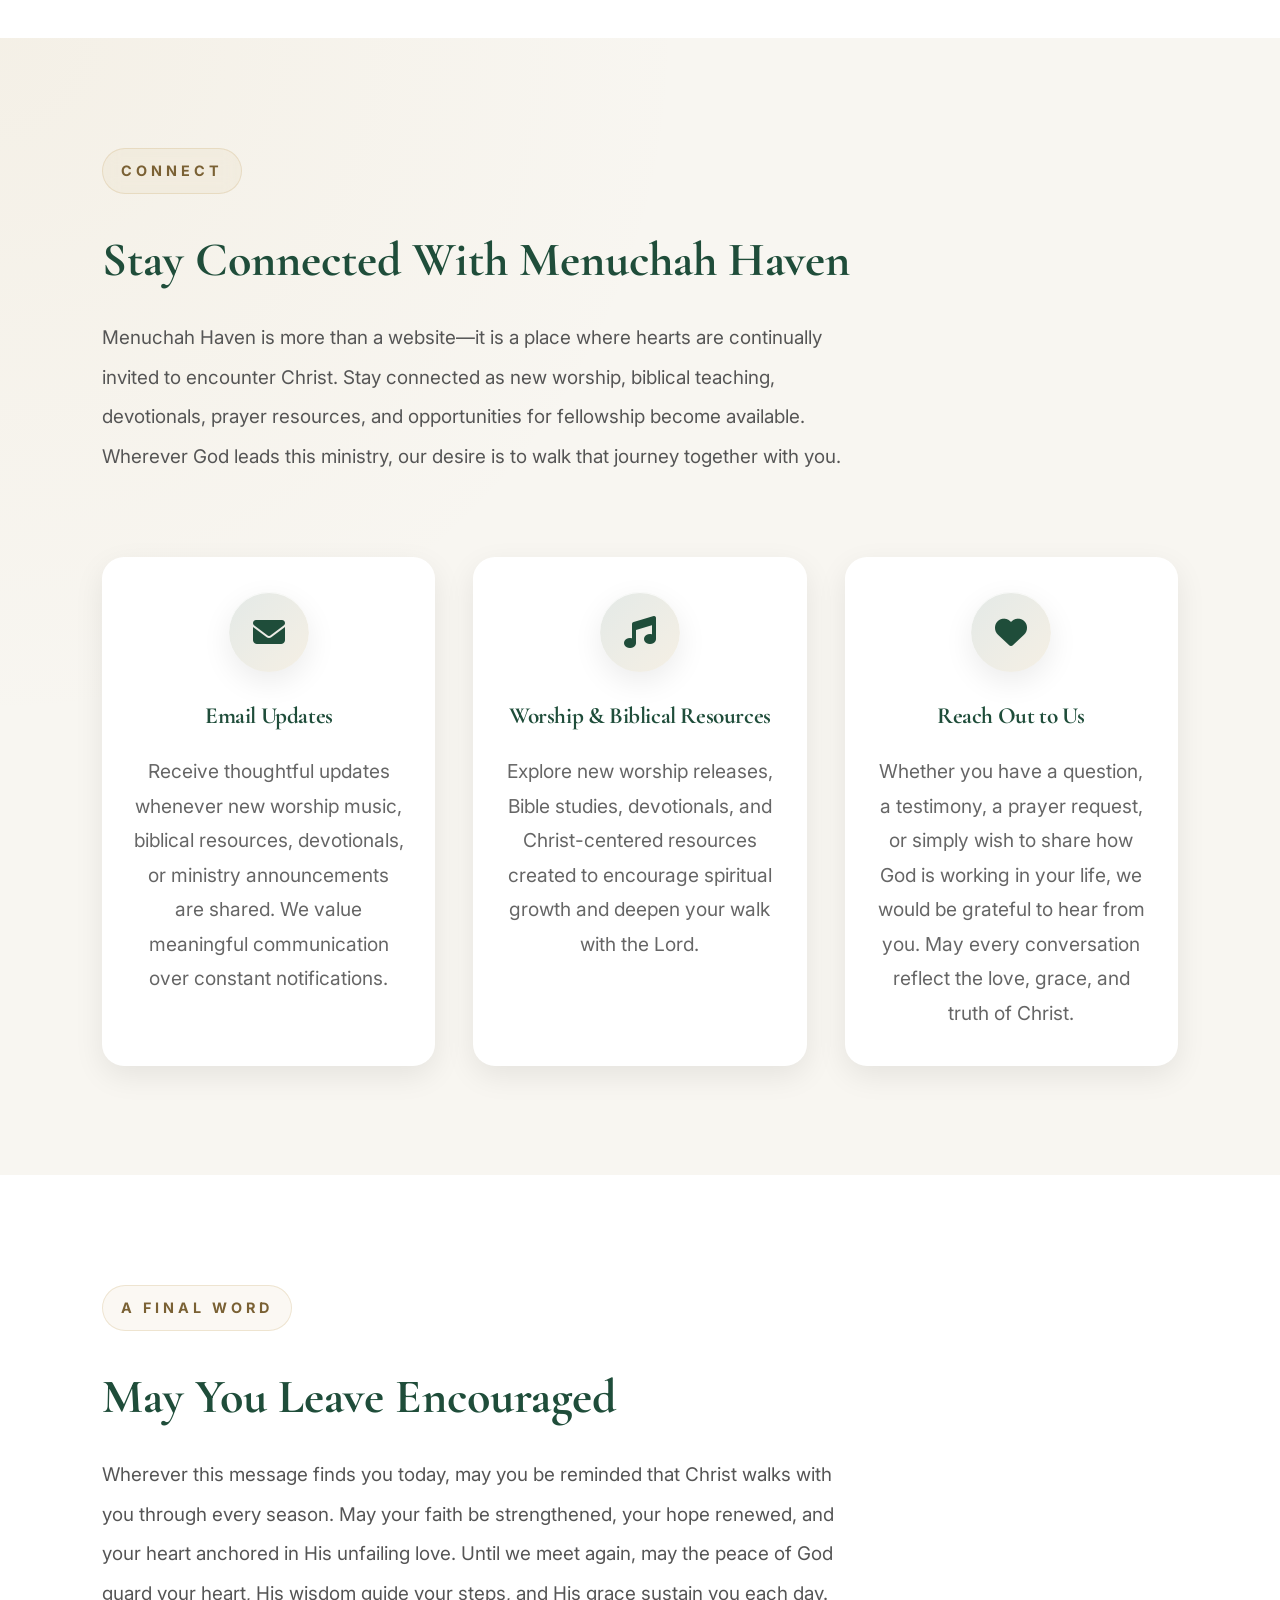
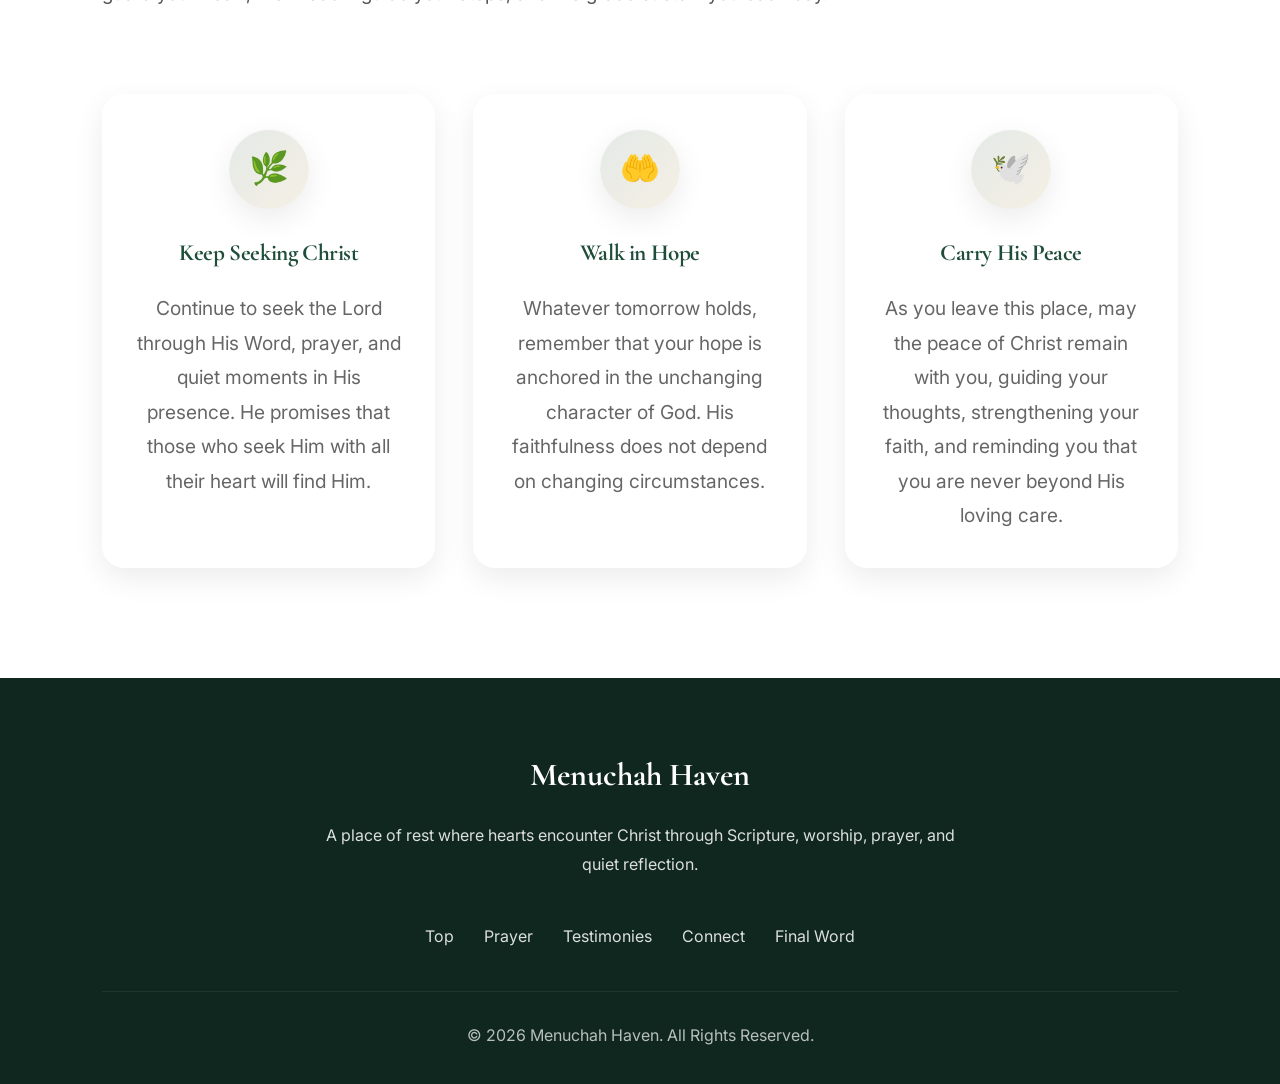
<file: community.html>
<!DOCTYPE html>
<html lang="en">

<head>
    <!-- Basic Meta -->
    <meta charset="UTF-8">
    <meta name="viewport" content="width=device-width, initial-scale=1.0">

    <link rel="preload" as="image" href="images/hero.webp" fetchpriority="high">

    <!-- SEO -->
    <title>Community | Menuchah Haven</title>

    <meta name="description"
        content="Menuchah Haven is a Christ-centered digital sanctuary where weary hearts discover hope, encounter truth, and find lasting rest in Jesus Christ.">

    <meta name="keywords"
        content="Menuchah Haven, Christian ministry, worship, prayer, devotionals, Bible study, Christian music">

    <meta name="author" content="Lotanna Edwin Okeke">

    <!-- Canonical URL -->
    <link rel="canonical" href="https://menuchahhaven.com/community.html">

    <!-- Open Graph -->
    <meta property="og:site_name" content="Menuchah Haven">
    <meta property="og:type" content="website">
    <meta property="og:title" content="Community | Menuchah Haven">
    <meta property="og:description" content="Share a prayer request, read testimonies of answered prayer, and connect with Menuchah Haven—a Christ-centered community where every prayer matters.">
    <meta property="og:url" content="https://menuchahhaven.com/community.html">
    <meta property="og:image" content="https://menuchahhaven.com/images/hero.png">
    <meta property="og:image:width" content="1983">
    <meta property="og:image:height" content="793">
    <meta property="og:image:alt" content="Menuchah Haven website hero image">

    <!-- Twitter/X Card -->
    <meta name="twitter:card" content="summary_large_image">
    <meta name="twitter:title" content="Community | Menuchah Haven">
    <meta name="twitter:description" content="Share a prayer request, read testimonies of answered prayer, and connect with Menuchah Haven—a Christ-centered community where every prayer matters.">
    <meta name="twitter:image" content="https://menuchahhaven.com/images/hero.png">

        <link rel="icon" type="image/png" href="images/logo-512.png">

    <!-- Google Fonts -->
    <link rel="preconnect" href="https://fonts.googleapis.com">
    <link rel="preconnect" href="https://fonts.gstatic.com" crossorigin>

    <link href="https://fonts.googleapis.com/css2?family=Cormorant+Garamond:wght@500;600;700&family=Inter:wght@300;400;500;600;700&display=swap"
        rel="stylesheet">

        <link rel="preconnect" href="https://cdnjs.cloudflare.com" crossorigin>

    <!-- Font Awesome -->
    <link
    rel="stylesheet"
    href="https://cdnjs.cloudflare.com/ajax/libs/font-awesome/6.7.2/css/all.min.css"
    crossorigin="anonymous"
    referrerpolicy="no-referrer">
    <!-- Stylesheets -->
    <link rel="stylesheet" href="css/style.css">
    
</head>

<body>
<a href="#main-content" class="skip-link">Skip to main content</a>
<!-- =========================
     HEADER / NAVIGATION
========================= -->

<header class="hero" id="hero">

    <nav class="navbar">

        <div class="logo">
            <a href="index.html">
         <img
    src="images/logo.webp"
    alt="Menuchah Haven Logo"
    width="60"
    height="60"
    decoding="async">       
                <span>Menuchah Haven</span>
    </a>
        </div>

        <ul class="nav-links" id="primary-navigation">

    <li><a href="index.html">Home</a></li>

    <li class="dropdown">
        <a href="about.html" aria-haspopup="menu" aria-expanded="false">About <i class="fa-solid fa-chevron-down" aria-hidden="true"></i></a>

        <ul class="dropdown-menu" role="menu">
            <li role="none"><a href="about.html#our-story" role="menuitem">Our Story</a></li>
            <li role="none"><a href="about.html#vision" role="menuitem">Vision & Mission</a></li>
            <li role="none"><a href="about.html#faith" role="menuitem">Statement of Faith</a></li>
            <li role="none"><a href="about.html#founder" role="menuitem">Founder</a></li>
        </ul>
    </li>

    <li class="dropdown">
        <a href="resources.html" aria-haspopup="menu" aria-expanded="false">Resources <i class="fa-solid fa-chevron-down" aria-hidden="true"></i></a>
        <ul class="dropdown-menu" role="menu">
            <li role="none"><a href="resources.html#reflections" role="menuitem">Reflections</a></li>
            <li role="none"><a href="resources.html#daily-word" role="menuitem">Daily Word</a></li>
            <li role="none"><a href="resources.html#bible-studies" role="menuitem">Bible Studies</a></li>
        </ul>
    </li>

    <li class="dropdown">
        <a href="media.html" aria-haspopup="menu" aria-expanded="false">Media <i class="fa-solid fa-chevron-down" aria-hidden="true"></i></a>

        <ul class="dropdown-menu" role="menu">
            <li role="none"><a href="media.html#worship" role="menuitem">Worship</a></li>
            <li role="none"><a href="media.html#messages" role="menuitem">Messages</a></li>
            <li role="none"><a href="media.html#podcast" role="menuitem">Podcast</a></li>
        </ul>
    </li>

    <li class="dropdown">
        <a href="community.html" class="active" aria-haspopup="menu" aria-expanded="false">
    Community <i class="fa-solid fa-chevron-down" aria-hidden="true"></i>
</a>
        <ul class="dropdown-menu" role="menu">
            <li role="none"><a href="community.html#prayer" role="menuitem">Prayer Requests</a></li>
            <li role="none"><a href="community.html#testimonies" role="menuitem">Testimonies</a></li>
            <li role="none"><a href="community.html#contact" role="menuitem">Contact</a></li>
        </ul>
    </li>

</ul>

<button
    class="menu-toggle"
    type="button"
    aria-label="Open Menu"
    aria-expanded="false"
    aria-controls="primary-navigation">
    <i class="fa-solid fa-bars" aria-hidden="true"></i>
</button>

<a
    href="community.html#prayer"
    class="nav-button"
    aria-label="Request prayer and counseling">
    Request Prayer
</a>

</nav>
<!-- =========================
     HERO CONTENT
========================= -->

<div class="hero-content" id="home">

    <p class="hero-tagline">
        Growing Together in Faith
    </p>

    <h1>
        Pray Together.<br>
        Grow Together.<br>
        Walk Together.
    </h1>
<p class="hero-description">
    In every season, God invites His people to walk together. Here, prayer rises, testimonies strengthen faith, truth is shared with grace, and hearts find courage to keep following Christ.

    </p>

    <div class="hero-buttons">

        <a href="#prayer" class="primary-btn">
            Share a Prayer
        </a>

        <a href="#testimonies" class="secondary-btn">
            Read Testimonies
        </a>

    </div>

</div>

<div class="scroll-indicator">

    <a href="#prayer">
        <i class="fa-solid fa-chevron-down" aria-hidden="true"></i>
    </a>

</div>
</header>

<main id="main-content">

<!-- =========================
     PRAYER REQUESTS
========================= -->

<section class="worship reveal" id="prayer">

    <div class="container">

        <p class="section-tag">
            PRAYER REQUESTS
        </p>

        <h2>
            You Don't Have to Carry It Alone
        </h2>

        <p class="about-text">
    Life brings seasons of joy, uncertainty, loss, and waiting—but no one is meant to face them alone. Whether you're seeking God's direction, believing for a breakthrough, or simply longing for someone to stand with you in prayer, this is a place where burdens are shared, faith is strengthened, and hope is renewed in Christ.
</p>

        <div class="feature-grid">

            <div class="feature-card">
    <div class="feature-icon" aria-hidden="true">🙏</div>

    <h3>Share Your Prayer Request</h3>

    <p>
        Whether your need is great or small, we would be honored to stand with you in prayer, trusting God's faithfulness, wisdom, and perfect timing.
    </p>
</div>

            <div class="feature-card">
    <div class="feature-icon" aria-hidden="true">🤝</div>

    <h3>Pray for Others</h3>

    <p>
        Prayer is one of the greatest ways we can love one another. Join us in lifting up fellow believers, trusting God to bring comfort, strength, wisdom, and peace according to His will.
    </p>
</div>

           <div class="feature-card">
    <div class="feature-icon" aria-hidden="true">❤️</div>

    <h3>Every Prayer Matters</h3>

    <p>
        Every request shared with us is treated with care, compassion, and respect. Whether your prayer is answered quickly or through a season of waiting, we believe God hears every sincere cry that is offered in faith.
    </p>
</div> 

        </div>

    </div>

</section>



    <!-- =========================
     MESSAGES
========================= -->

<section class="messages reveal" id="testimonies">

    <div class="container">

        <p class="section-tag">
    TESTIMONIES
</p>

<h2>
    Stories That Remind Us God Is Still Faithful
</h2>

        <p class="about-text">
    Throughout Scripture, God's people remembered His faithfulness by telling what He had done. Every testimony is a reminder that the same God who sustained, healed, provided, comforted, and restored in the past is still at work today. May these stories strengthen your faith and encourage you to keep trusting Him.
</p>

        <div class="feature-grid">

          <div class="feature-card">
    <div class="feature-icon" aria-hidden="true">✨</div>

    <h3>Answered Prayer</h3>

    <p>
        Celebrate how God has answered prayers through His wisdom, provision, comfort, healing, or guidance. Every testimony reminds us that He remains faithful in every season.
    </p>
</div>  
        

          <div class="feature-card">
    <div class="feature-icon" aria-hidden="true">🌿</div>

    <h3>Strength for the Journey</h3>

    <p>
        Not every testimony is about an immediate breakthrough. Sometimes God's greatest work is giving His people the strength, peace, and endurance to remain faithful while they wait upon Him.
    </p>
</div>  
          <div class="feature-card">
    <div class="feature-icon" aria-hidden="true">🙌</div>

    <h3>Give God the Glory</h3>

    <p>
        Every testimony is ultimately about God's goodness, not our greatness. As we remember His faithfulness together, our hearts are drawn to worship, our hope is renewed, and His name is glorified.
    </p>
</div>  

        </div>

    </div>

    </section>
    <!-- =========================
     FEATURED VIDEO
========================= -->

<section class="featured-video reveal" id="contact">

    <div class="container">

        <p class="section-tag">
    CONNECT
</p>

<h2>
    Stay Connected With Menuchah Haven
</h2>

       <p class="about-text">
    Menuchah Haven is more than a website—it is a place where hearts are continually invited to encounter Christ. Stay connected as new worship, biblical teaching, devotionals, prayer resources, and opportunities for fellowship become available. Wherever God leads this ministry, our desire is to walk that journey together with you.
</p> 

   <div class="feature-grid">

   <div class="feature-card">

    <div class="feature-icon" aria-hidden="true">
        <i class="fa-solid fa-envelope" aria-hidden="true"></i>
    </div>

    <h3>Email Updates</h3>

    <p>
        Receive thoughtful updates whenever new worship music, biblical resources, devotionals, or ministry announcements are shared. We value meaningful communication over constant notifications.
    </p>

</div>  
   <div class="feature-card">

    <div class="feature-icon" aria-hidden="true">
        <i class="fa-solid fa-music" aria-hidden="true"></i>
    </div>

    <h3>Worship & Biblical Resources</h3>

    <p>
        Explore new worship releases, Bible studies, devotionals, and Christ-centered resources created to encourage spiritual growth and deepen your walk with the Lord.
    </p>

</div>
<div class="feature-card">

    <div class="feature-icon" aria-hidden="true">
        <i class="fa-solid fa-heart" aria-hidden="true"></i>
    </div>

    <h3>Reach Out to Us</h3>

    <p>
        Whether you have a question, a testimony, a prayer request, or simply wish to share how God is working in your life, we would be grateful to hear from you. May every conversation reflect the love, grace, and truth of Christ.
    </p>

</div>

   </div>
</div>

</section>
<!-- =========================
     COMING SOON
========================= -->

<section class="coming-soon reveal" id="coming-soon">

    <div class="container">

      <p class="section-tag">
    A FINAL WORD
</p>

<h2>
    May You Leave Encouraged
</h2> 

   <p class="about-text">
    Wherever this message finds you today, may you be reminded that Christ walks with you through every season. May your faith be strengthened, your hope renewed, and your heart anchored in His unfailing love. Until we meet again, may the peace of God guard your heart, His wisdom guide your steps, and His grace sustain you each day.
</p>     

        <div class="feature-grid">

     <div class="feature-card">

    <div class="feature-icon" aria-hidden="true">🌿</div>

    <h3>Keep Seeking Christ</h3>

    <p>
        Continue to seek the Lord through His Word, prayer, and quiet moments in His presence. He promises that those who seek Him with all their heart will find Him.
    </p>

</div>

<div class="feature-card">

    <div class="feature-icon" aria-hidden="true">🤲</div>

    <h3>Walk in Hope</h3>

    <p>
        Whatever tomorrow holds, remember that your hope is anchored in the unchanging character of God. His faithfulness does not depend on changing circumstances.
    </p>

</div>

<div class="feature-card">

    <div class="feature-icon" aria-hidden="true">🕊️</div>

    <h3>Carry His Peace</h3>

    <p>
        As you leave this place, may the peace of Christ remain with you, guiding your thoughts, strengthening your faith, and reminding you that you are never beyond His loving care.
    </p>

</div>       

        </div>

    </div>

</section>


</main>

<footer class="footer">

    <div class="container">

        <div class="footer-brand">

            <h3>Menuchah Haven</h3>

            <p>
                A place of rest where hearts encounter Christ through Scripture, worship, prayer, and quiet reflection.
            </p>

        </div>

        <div class="footer-links">

            <a href="#hero">Top</a>

            <a href="#prayer">Prayer</a>

            <a href="#testimonies">Testimonies</a>

            <a href="#contact">Connect</a>

            <a href="#coming-soon">Final Word</a>

        </div>

        <div class="footer-bottom">

            © 2026 Menuchah Haven. All Rights Reserved.

        </div>

    </div>

</footer>
<script src="js/script.js"></script>

</body>
</html>
</file>
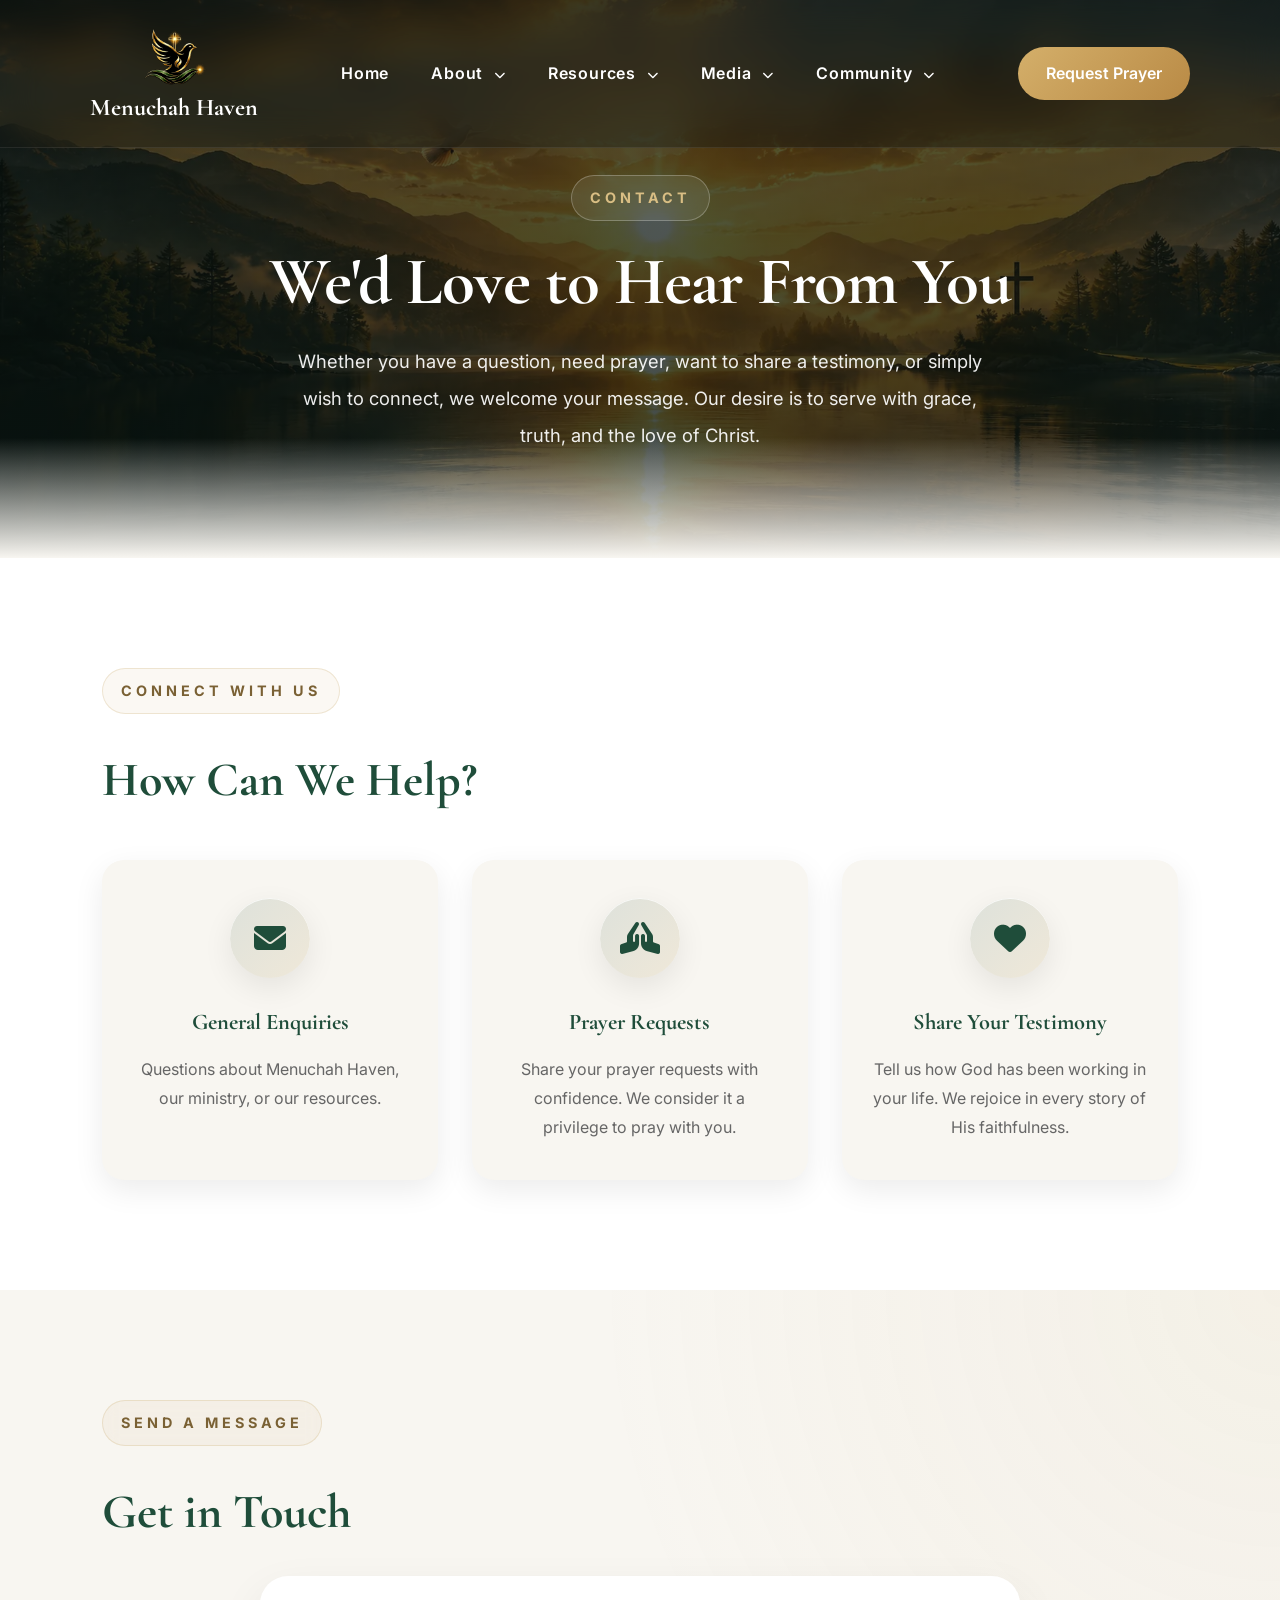
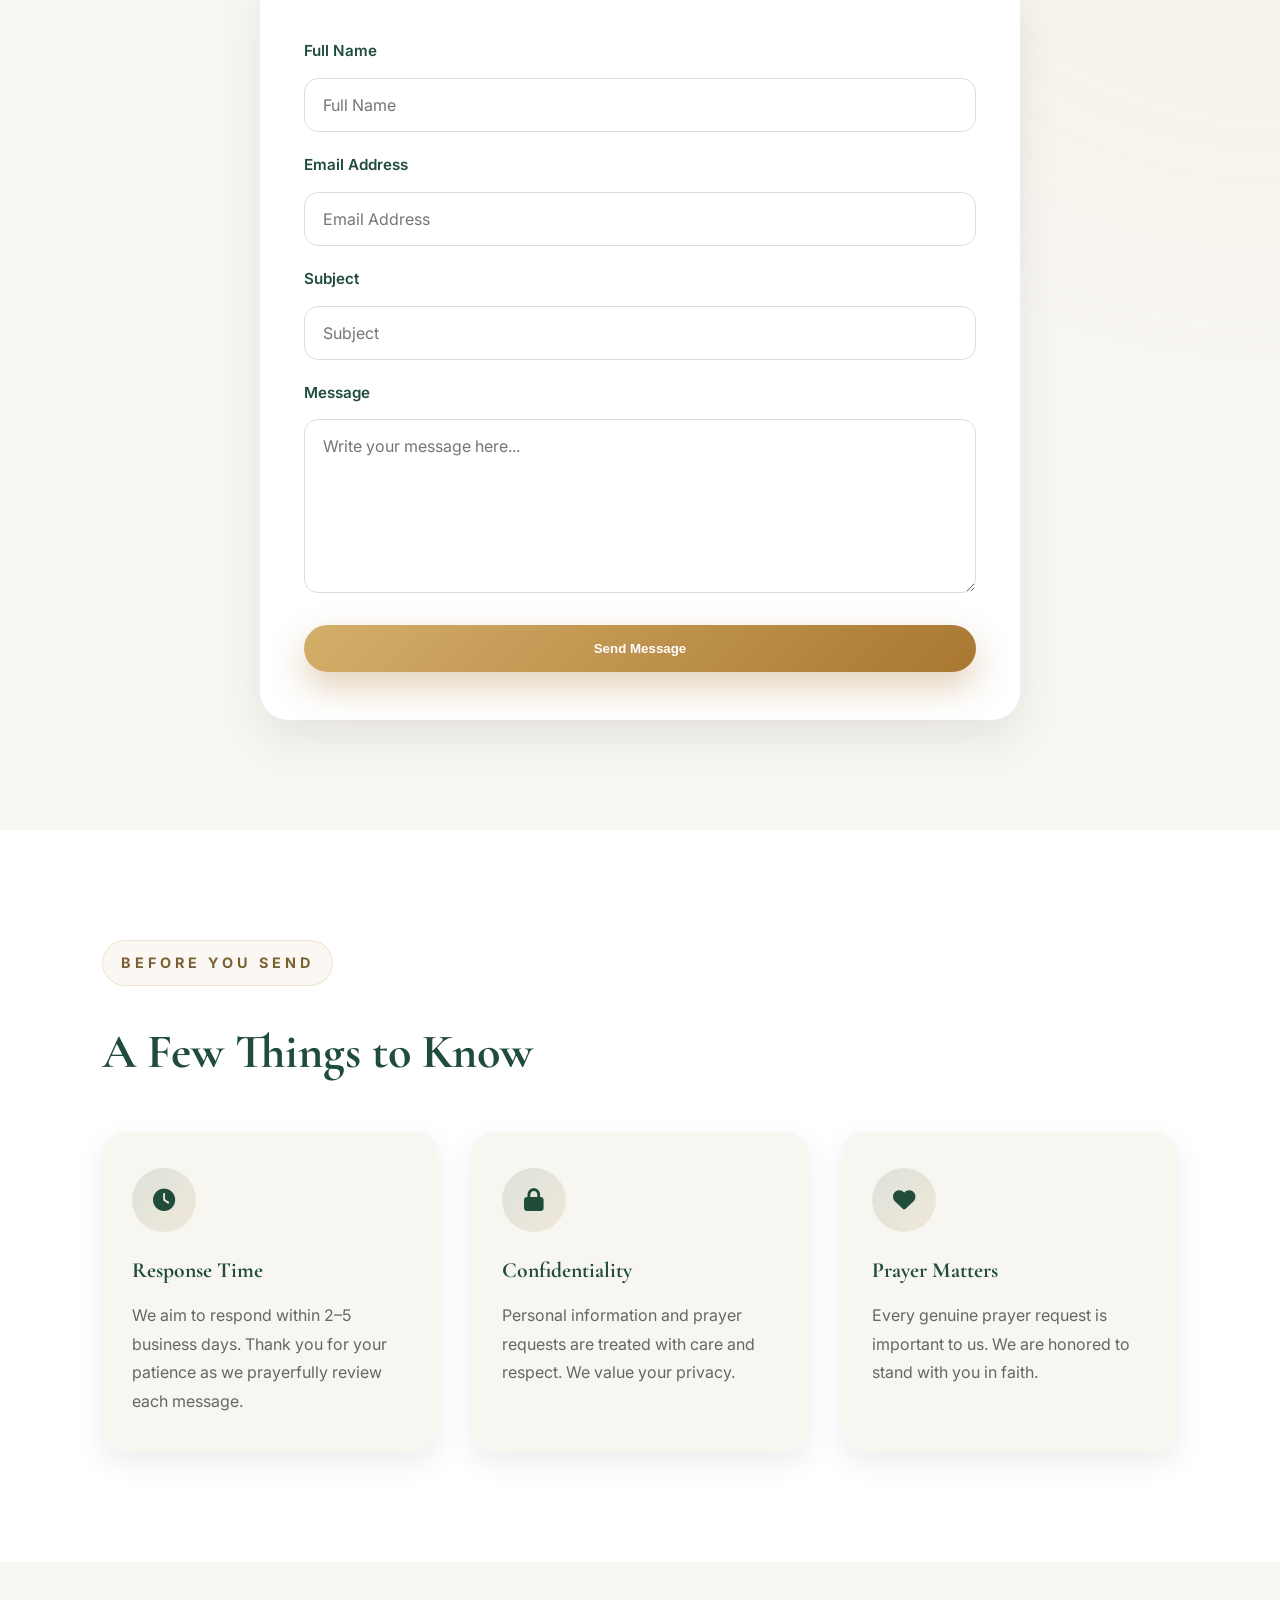
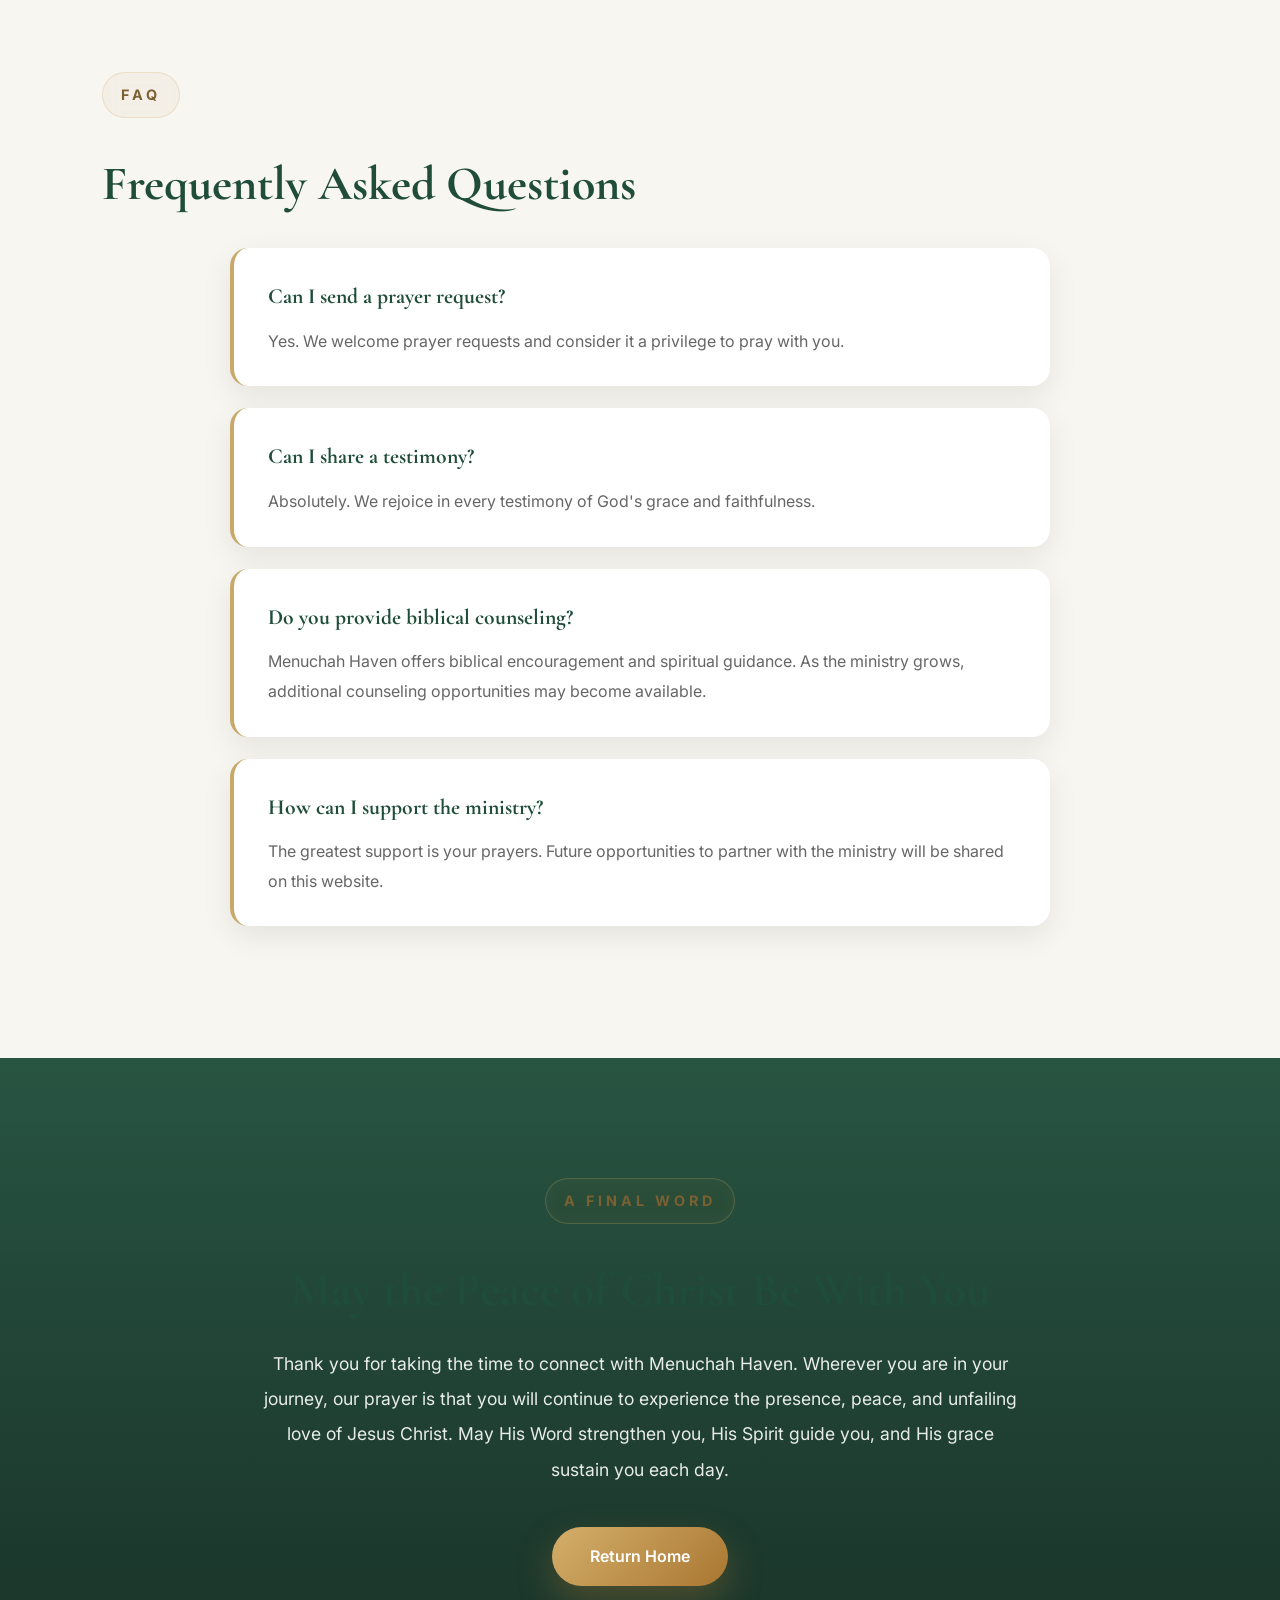
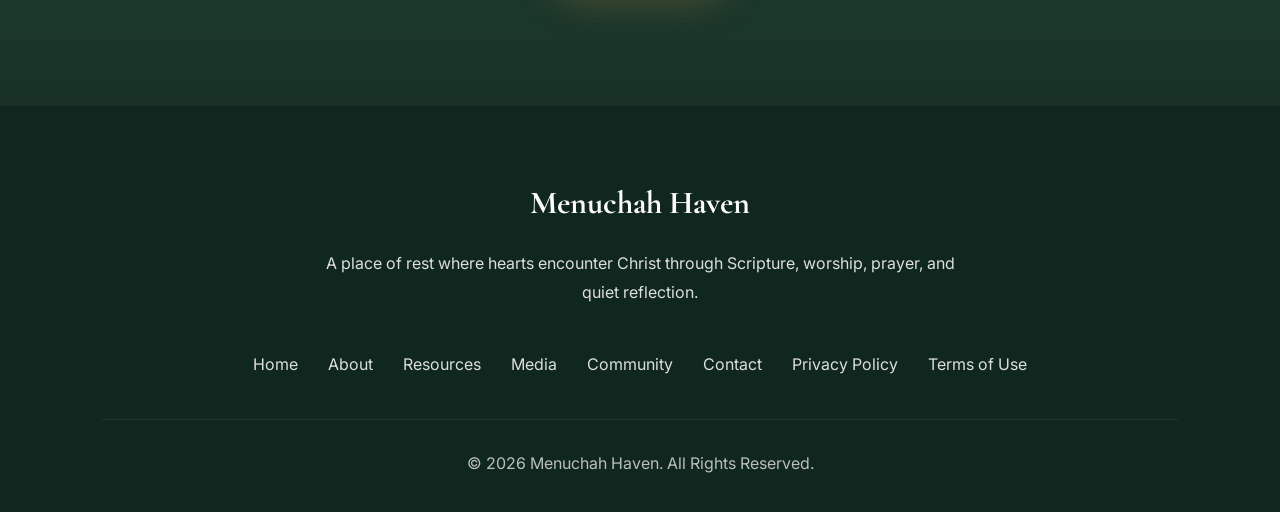
<file: contact.html>
<!DOCTYPE html>
<html lang="en">

<head>
    <!-- Basic Meta -->
    <meta charset="UTF-8">
    <meta name="viewport" content="width=device-width, initial-scale=1.0">

    <link rel="preload" as="image" href="images/hero.webp" fetchpriority="high">

    <!-- SEO -->
    <title>Contact | Menuchah Haven</title>

    <meta name="description"
        content="Reach out to Menuchah Haven with a prayer request, question, or testimony. Every message is received with care, grace, and confidentiality.">

    <meta name="keywords"
        content="Menuchah Haven, Christian ministry, worship, prayer, devotionals, Bible study, Christian music">

    <meta name="author" content="Lotanna Edwin Okwuchukwu">

    <!-- Canonical URL -->
    <link rel="canonical" href="https://menuchahhaven.com/contact.html">

    <!-- Open Graph -->
    <meta property="og:site_name" content="Menuchah Haven">
    <meta property="og:type" content="website">
    <meta property="og:title" content="Contact | Menuchah Haven">
    <meta property="og:description" content="Reach out to Menuchah Haven with a prayer request, question, or testimony. Every message is received with care, grace, and confidentiality.">
    <meta property="og:url" content="https://menuchahhaven.com/contact.html">
    <meta property="og:image" content="https://menuchahhaven.com/images/hero.png">
    <meta property="og:image:width" content="1983">
    <meta property="og:image:height" content="793">
    <meta property="og:image:alt" content="Menuchah Haven website hero image">

    <!-- Twitter/X Card -->
    <meta name="twitter:card" content="summary_large_image">
    <meta name="twitter:title" content="Contact | Menuchah Haven">
    <meta name="twitter:description" content="Reach out to Menuchah Haven with a prayer request, question, or testimony. Every message is received with care, grace, and confidentiality.">
    <meta name="twitter:image" content="https://menuchahhaven.com/images/hero.png">

    <!-- Google Fonts -->
    <link rel="preconnect" href="https://fonts.googleapis.com">
    <link rel="preconnect" href="https://fonts.gstatic.com" crossorigin>

    <link href="https://fonts.googleapis.com/css2?family=Cormorant+Garamond:wght@500;600;700&family=Inter:wght@300;400;500;600;700&display=swap"
        rel="stylesheet">

        <link rel="preconnect" href="https://cdnjs.cloudflare.com" crossorigin>

    <!-- Font Awesome -->
    <link
    rel="stylesheet"
    href="https://cdnjs.cloudflare.com/ajax/libs/font-awesome/6.7.2/css/all.min.css"
    crossorigin="anonymous"
    referrerpolicy="no-referrer">
    <!-- Stylesheets -->
    <link rel="stylesheet" href="css/style.css">
    <link rel="icon" type="image/png" href="images/logo-512.png">
    
</head>

<body>
   <a href="#main-content" class="skip-link">Skip to main content</a> 
<!-- =========================
     HEADER / NAVIGATION
========================= -->

<header>

    <nav class="navbar">

        <div class="logo">
            <a href="index.html">
                <img
    src="images/logo.webp"
    alt="Menuchah Haven Logo"
    width="60"
    height="60"
    decoding="async">
                <span>Menuchah Haven</span>
    </a>
        </div>

        <ul class="nav-links" id="primary-navigation">

    <li><a href="index.html">Home</a></li>

    <li class="dropdown">
        <a href="about.html" aria-haspopup="menu" aria-expanded="false">About <i class="fa-solid fa-chevron-down" aria-hidden="true"></i></a>

        <ul class="dropdown-menu" role="menu">
            <li role="none"><a href="about.html#our-story" role="menuitem">Our Story</a></li>
            <li role="none"><a href="about.html#vision" role="menuitem">Vision & Mission</a></li>
            <li role="none"><a href="about.html#faith" role="menuitem">Statement of Faith</a></li>
            <li role="none"><a href="about.html#founder" role="menuitem">Founder</a></li>
        </ul>
    </li>

    <li class="dropdown">
        <a href="resources.html" aria-haspopup="menu" aria-expanded="false">Resources <i class="fa-solid fa-chevron-down" aria-hidden="true"></i></a>

        <ul class="dropdown-menu" role="menu">
            <li role="none"><a href="resources.html#reflections" role="menuitem">Reflections</a></li>
            <li role="none"><a href="resources.html#daily-word" role="menuitem">Daily Word</a></li>
            <li role="none"><a href="resources.html#bible-studies" role="menuitem">Bible Studies</a></li>
        </ul>
    </li>

    <li class="dropdown">
        <a href="media.html" aria-haspopup="menu" aria-expanded="false">Media <i class="fa-solid fa-chevron-down" aria-hidden="true"></i></a>

        <ul class="dropdown-menu" role="menu">
            <li role="none"><a href="media.html#worship" role="menuitem">Worship</a></li>
            <li role="none"><a href="media.html#messages" role="menuitem">Messages</a></li>
            <li role="none"><a href="media.html#podcast" role="menuitem">Podcast</a></li>
        </ul>
    </li>

    <li class="dropdown">
        <a href="community.html" aria-haspopup="menu" aria-expanded="false">Community <i class="fa-solid fa-chevron-down" aria-hidden="true"></i></a>

        <ul class="dropdown-menu" role="menu">
            <li role="none"><a href="community.html#prayer" role="menuitem">Prayer Requests</a></li>
            <li role="none"><a href="community.html#testimonies" role="menuitem">Testimonies</a></li>
            <li role="none"><a href="community.html#contact" role="menuitem">Contact</a></li>
        </ul>
    </li>

</ul>

<button
    class="menu-toggle"
    type="button"
    aria-label="Open Menu"
    aria-expanded="false"
    aria-controls="primary-navigation">
    <i class="fa-solid fa-bars" aria-hidden="true"></i>
</button>

<a
    href="community.html#prayer"
    class="nav-button"
    aria-label="Request prayer and counseling">
    Request Prayer
</a>

    </nav>

</header>

<main id="main-content">
<!-- =========================
     CONTACT HERO
========================= -->

<header class="contact-hero">

    <div class="container">

        <p class="section-tag">
            CONTACT
        </p>

        <h1>
            We'd Love to Hear From You
        </h1>

        <p class="page-intro">
            Whether you have a question, need prayer, want to share a testimony,
            or simply wish to connect, we welcome your message. Our desire is to
            serve with grace, truth, and the love of Christ.
        </p>

    </div>

</header>
<!-- =========================
     CONTACT OPTIONS
========================= -->

<section class="contact-options reveal">

    <div class="container">

        <p class="section-tag">
            CONNECT WITH US
        </p>

        <h2>How Can We Help?</h2>

        <div class="contact-grid">

            <div class="contact-card">

                <div class="feature-icon">
                    <i class="fa-solid fa-envelope" aria-hidden="true"></i>
                </div>

                <h3>General Enquiries</h3>

                <p>
                    Questions about Menuchah Haven, our ministry, or our resources.
                </p>

            </div>

            <div class="contact-card">

                <div class="feature-icon">
                    <i class="fa-solid fa-hands-praying" aria-hidden="true"></i>
                </div>

                <h3>Prayer Requests</h3>

                <p>
                    Share your prayer requests with confidence. We consider it a
                    privilege to pray with you.
                </p>

            </div>

            <div class="contact-card">

                <div class="feature-icon">
                    <i class="fa-solid fa-heart" aria-hidden="true"></i>
                </div>

                <h3>Share Your Testimony</h3>

                <p>
                    Tell us how God has been working in your life. We rejoice in
                    every story of His faithfulness.
                </p>

            </div>

        </div>

    </div>

</section>
<!-- =========================
     CONTACT FORM
========================= -->

<section class="contact-form-section reveal">

    <div class="container">

        <p class="section-tag">
            SEND A MESSAGE
        </p>

        <h2>Get in Touch</h2>

        <form
            class="contact-form"
            id="contact-form"
            action="https://api.web3forms.com/submit"
            method="POST">

            <input
                type="hidden"
                name="access_key"
                value="9c5cb927-ed8c-4ea1-a51a-f39ff7293112">

            <input
                type="hidden"
                name="from_name"
                value="Menuchah Haven Contact Page">

            <!-- Honeypot: humans never see or fill this field -->
            <input
                type="checkbox"
                name="botcheck"
                class="hidden"
                style="display:none;"
                tabindex="-1"
                aria-hidden="true">

            <label for="name">Full Name</label>
            <input
                type="text"
                id="name"
                name="name"
                placeholder="Full Name"
                autocomplete="name"
                required>

            <label for="email">Email Address</label>
            <input
                type="email"
                id="email"
                name="email"
                placeholder="Email Address"
                autocomplete="email"
                required>

            <label for="subject">Subject</label>
            <input
                type="text"
                id="subject"
                name="subject"
                placeholder="Subject">

            <label for="message">Message</label>
            <textarea
                id="message"
                name="message"
                rows="7"
                placeholder="Write your message here..."
                required></textarea>

            <button
                type="submit"
                class="primary-btn">
                Send Message
            </button>

            <div class="form-success" id="form-success" role="status" aria-live="polite">
                <h3>Message Received</h3>
                <p>
                    Thank you for reaching out to Menuchah Haven. Your message has been received with care.
                    If you've shared a prayer request, it will be treated with respect
                    and confidentiality.
                </p>
            </div>

        </form>

    </div>

</section>
<!-- =========================
     BEFORE YOU SEND
========================= -->

<section class="before-contact reveal">

    <div class="container">

        <p class="section-tag">
            BEFORE YOU SEND
        </p>

        <h2>A Few Things to Know</h2>

        <div class="info-grid">

            <div class="info-card">
                <i class="fa-solid fa-clock" aria-hidden="true"></i>
                <h3>Response Time</h3>
                <p>
                    We aim to respond within 2–5 business days. Thank you for
                    your patience as we prayerfully review each message.
                </p>
            </div>

            <div class="info-card">
                <i class="fa-solid fa-lock" aria-hidden="true"></i>
                <h3>Confidentiality</h3>
                <p>
                    Personal information and prayer requests are treated with
                    care and respect. We value your privacy.
                </p>
            </div>

            <div class="info-card">
                <i class="fa-solid fa-heart" aria-hidden="true"></i>
                <h3>Prayer Matters</h3>
                <p>
                    Every genuine prayer request is important to us. We are
                    honored to stand with you in faith.
                </p>
            </div>

        </div>

    </div>

</section>
<!-- =========================
     FREQUENTLY ASKED QUESTIONS
========================= -->

<section class="faq reveal">

    <div class="container">

        <p class="section-tag">
            FAQ
        </p>

        <h2>Frequently Asked Questions</h2>

        <div class="faq-list">

            <div class="faq-item">
                <h3>Can I send a prayer request?</h3>
                <p>
                    Yes. We welcome prayer requests and consider it a privilege
                    to pray with you.
                </p>
            </div>

            <div class="faq-item">
                <h3>Can I share a testimony?</h3>
                <p>
                    Absolutely. We rejoice in every testimony of God's grace and
                    faithfulness.
                </p>
            </div>

            <div class="faq-item">
                <h3>Do you provide biblical counseling?</h3>
                <p>
                    Menuchah Haven offers biblical encouragement and spiritual
                    guidance. As the ministry grows, additional counseling
                    opportunities may become available.
                </p>
            </div>

            <div class="faq-item">
                <h3>How can I support the ministry?</h3>
                <p>
                    The greatest support is your prayers. Future opportunities to
                    partner with the ministry will be shared on this website.
                </p>
            </div>

        </div>

    </div>

</section>
<!-- =========================
     FINAL ENCOURAGEMENT
========================= -->

<section class="contact-closing reveal">

    <div class="container">

        <p class="section-tag">
            A FINAL WORD
        </p>

        <h2>
            May the Peace of Christ Be With You
        </h2>

        <p class="closing-text">
            Thank you for taking the time to connect with Menuchah Haven.
            Wherever you are in your journey, our prayer is that you will
            continue to experience the presence, peace, and unfailing love of
            Jesus Christ. May His Word strengthen you, His Spirit guide you,
            and His grace sustain you each day.
        </p>

        <a href="index.html" class="primary-btn">
            Return Home
        </a>

    </div>

</section>

</main>

<footer class="footer">

    <div class="container">

        <div class="footer-brand">

            <h3>Menuchah Haven</h3>

            <p>
                A place of rest where hearts encounter Christ through Scripture, worship, prayer, and quiet reflection.
            </p>

        </div>

        <div class="footer-links">

          <a href="index.html">Home</a>
<a href="about.html">About</a>
<a href="resources.html">Resources</a>
<a href="media.html">Media</a>
<a href="community.html">Community</a>
<a href="contact.html">Contact</a>
<a href="privacy.html">Privacy Policy</a>
<a href="terms.html">Terms of Use</a>

        </div>

        <div class="footer-bottom">

            © 2026 Menuchah Haven. All Rights Reserved.

        </div>

    </div>

</footer>
<script src="js/script.js"></script>

</body>
</html>
</file>
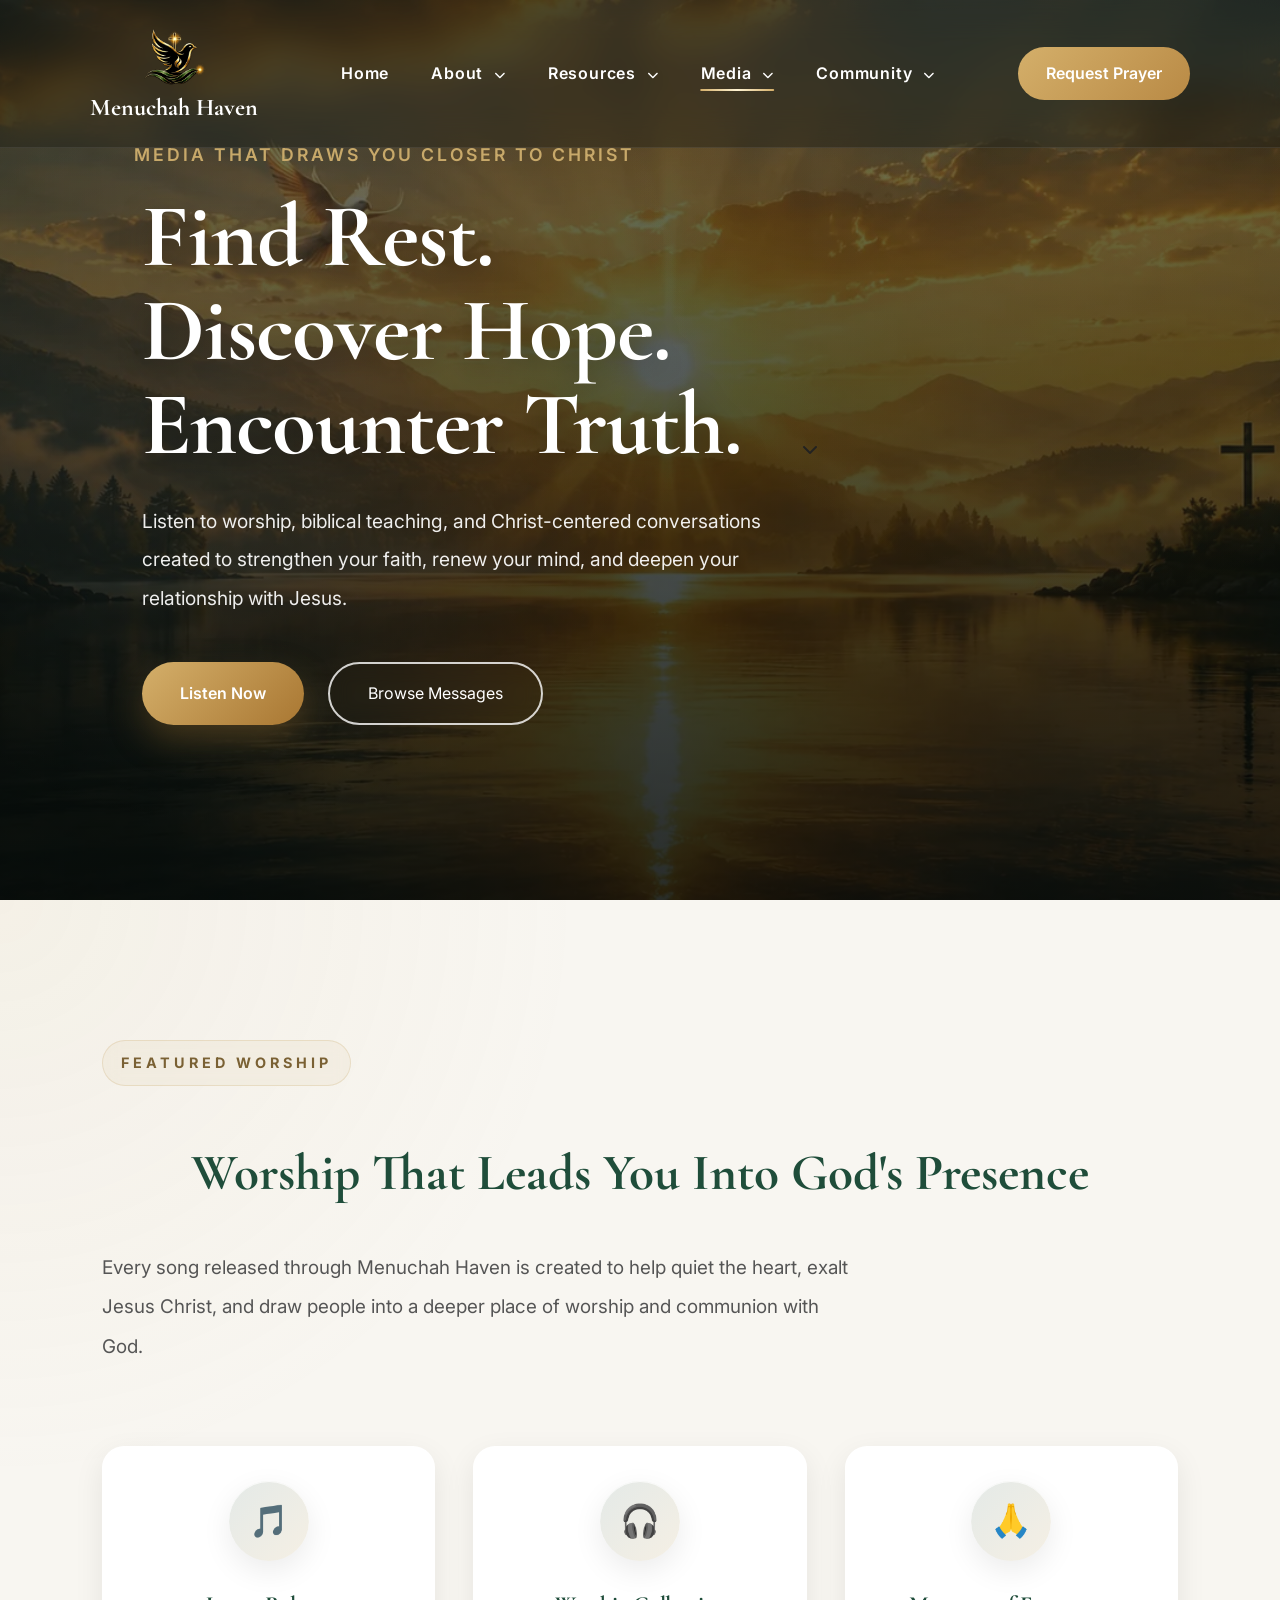
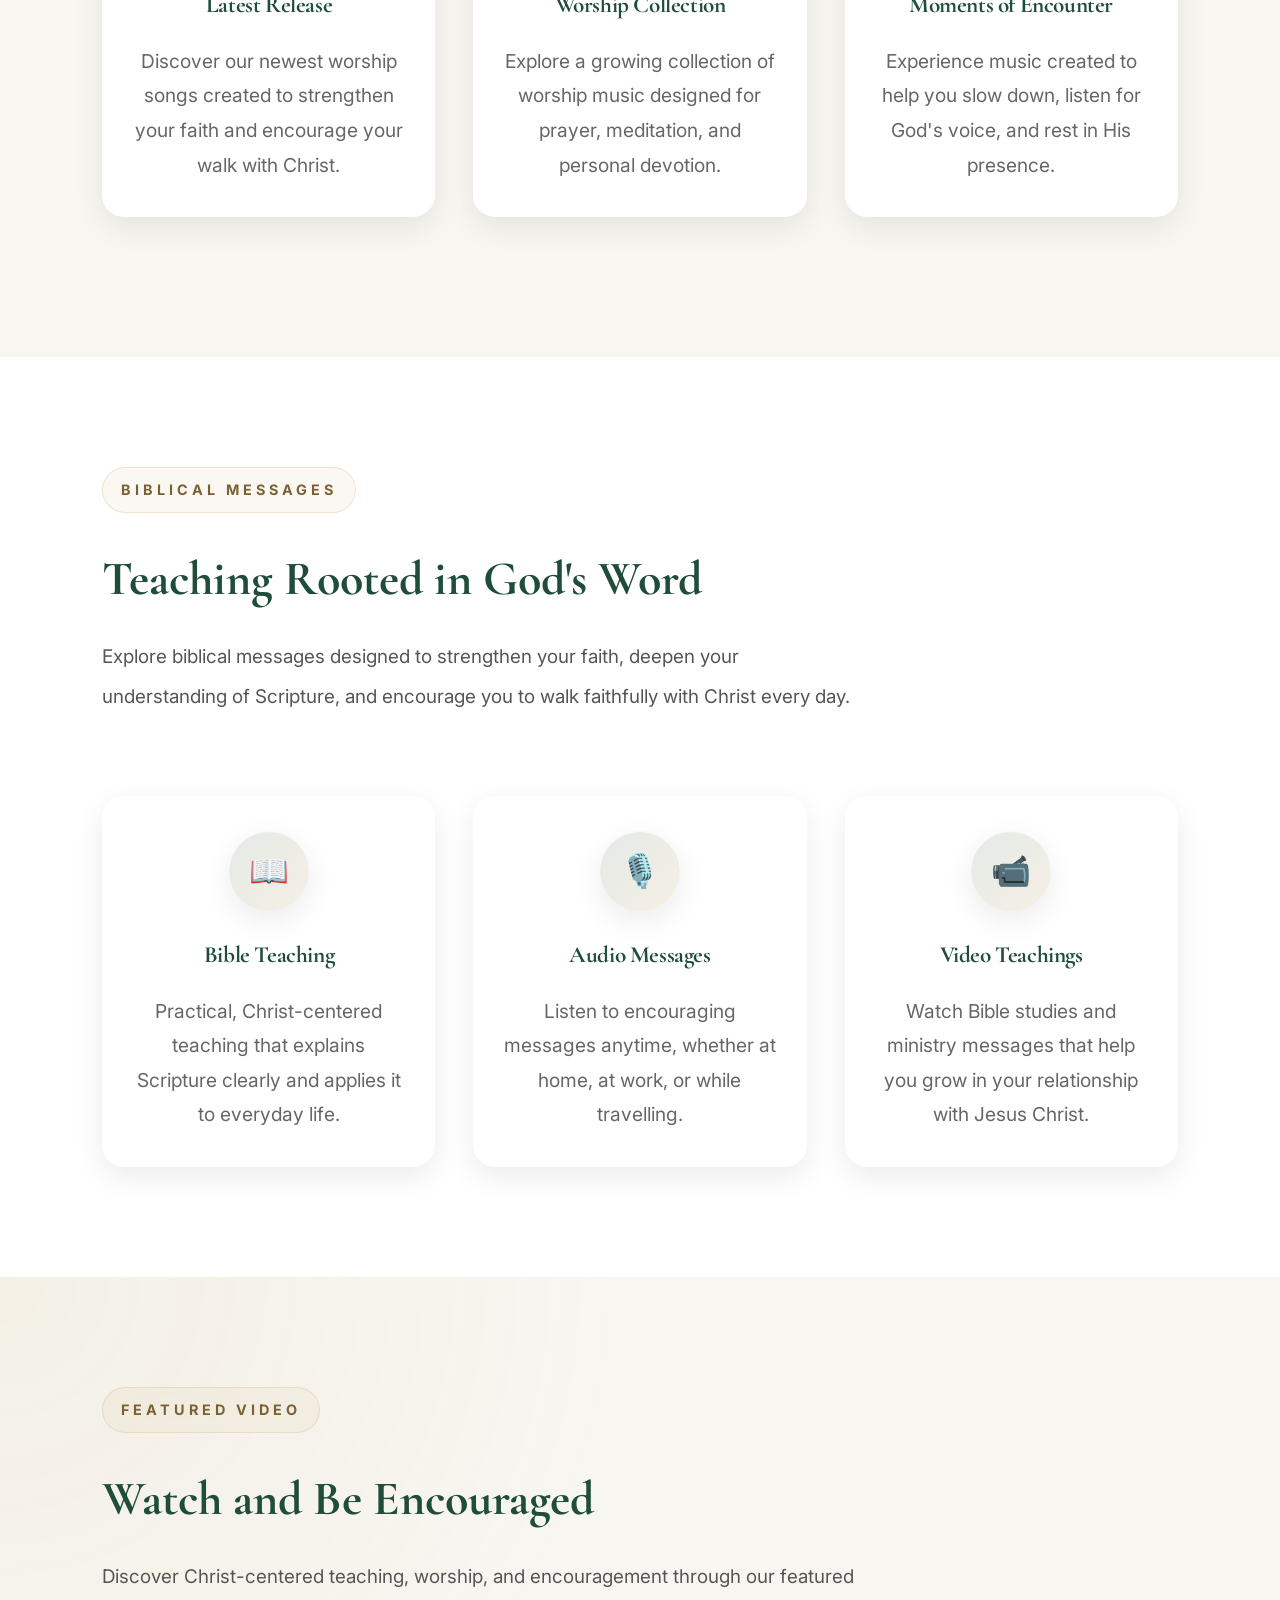
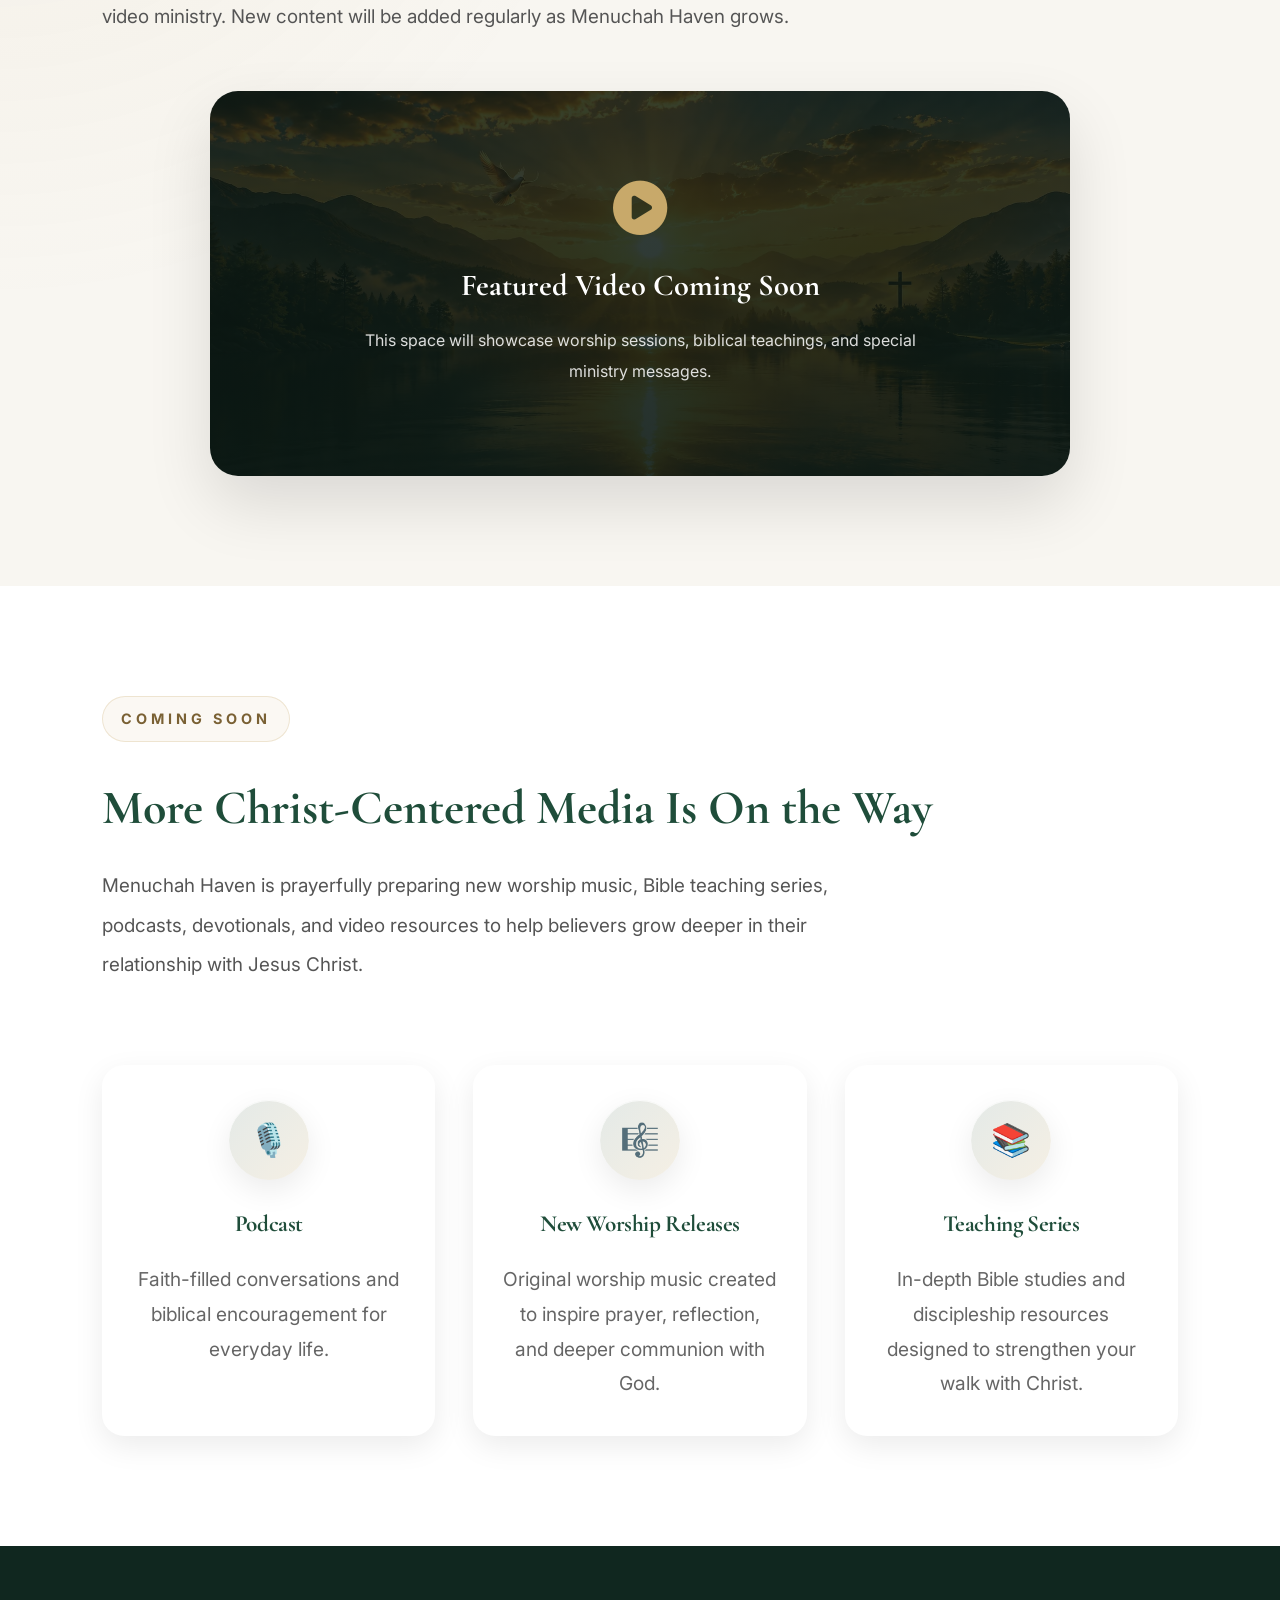
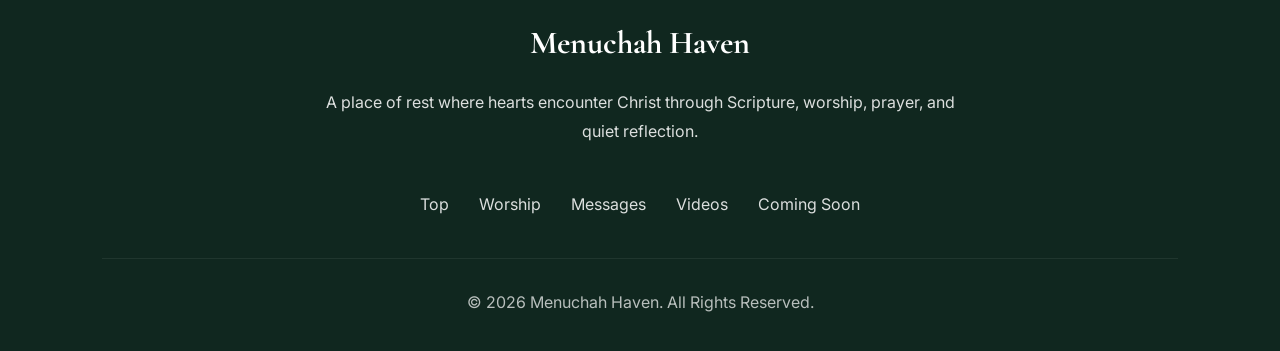
<file: media.html>
<!DOCTYPE html>
<html lang="en">

<head>
    <!-- Basic Meta -->
    <meta charset="UTF-8">
    <meta name="viewport" content="width=device-width, initial-scale=1.0">

    <link rel="preload" as="image" href="images/hero.webp" fetchpriority="high">

    <!-- SEO -->
    <title>Media | Menuchah Haven</title>

    <meta name="description"
        content="Menuchah Haven is a Christ-centered digital sanctuary where weary hearts discover hope, encounter truth, and find lasting rest in Jesus Christ.">

    <meta name="keywords"
        content="Menuchah Haven, Christian ministry, worship, prayer, devotionals, Bible study, Christian music">

    <meta name="author" content="Lotanna Edwin Okeke">

    <!-- Canonical URL -->
    <link rel="canonical" href="https://menuchahhaven.com/media.html">

    <!-- Open Graph -->
    <meta property="og:site_name" content="Menuchah Haven">
    <meta property="og:type" content="website">
    <meta property="og:title" content="Media | Menuchah Haven">
    <meta property="og:description" content="Listen and watch Christ-centered media from Menuchah Haven—worship music, Bible teaching, audio messages, and a podcast prepared to point your heart back to God.">
    <meta property="og:url" content="https://menuchahhaven.com/media.html">
    <meta property="og:image" content="https://menuchahhaven.com/images/hero.png">
    <meta property="og:image:width" content="1983">
    <meta property="og:image:height" content="793">
    <meta property="og:image:alt" content="Menuchah Haven website hero image">

    <!-- Twitter/X Card -->
    <meta name="twitter:card" content="summary_large_image">
    <meta name="twitter:title" content="Media | Menuchah Haven">
    <meta name="twitter:description" content="Listen and watch Christ-centered media from Menuchah Haven—worship music, Bible teaching, audio messages, and a podcast prepared to point your heart back to God.">
    <meta name="twitter:image" content="https://menuchahhaven.com/images/hero.png">

        <link rel="icon" type="image/png" href="images/logo-512.png">

    <!-- Google Fonts -->
    <link rel="preconnect" href="https://fonts.googleapis.com">
    <link rel="preconnect" href="https://fonts.gstatic.com" crossorigin>

    <link href="https://fonts.googleapis.com/css2?family=Cormorant+Garamond:wght@500;600;700&family=Inter:wght@300;400;500;600;700&display=swap"
        rel="stylesheet">

        <link rel="preconnect" href="https://cdnjs.cloudflare.com" crossorigin>

    <!-- Font Awesome -->
    <link
    rel="stylesheet"
    href="https://cdnjs.cloudflare.com/ajax/libs/font-awesome/6.7.2/css/all.min.css"
    crossorigin="anonymous"
    referrerpolicy="no-referrer">
    <!-- Stylesheets -->
    <link rel="stylesheet" href="css/style.css">
    
</head>

<body>
<a href="#main-content" class="skip-link">Skip to main content</a>
<!-- =========================
     HEADER / NAVIGATION
========================= -->

<header class="hero" id="hero">

    <nav class="navbar">

        <div class="logo">
            <a href="index.html">

          <img
    src="images/logo.webp"
    alt="Menuchah Haven Logo"
    width="60"
    height="60"
    decoding="async">     
      
                <span>Menuchah Haven</span>
    </a>
        </div>

        <ul class="nav-links" id="primary-navigation">

    <li><a href="index.html">Home</a></li>

    <li class="dropdown">
        <a href="about.html" aria-haspopup="menu" aria-expanded="false">About <i class="fa-solid fa-chevron-down" aria-hidden="true"></i></a>

        <ul class="dropdown-menu" role="menu">
            <li role="none"><a href="about.html#our-story" role="menuitem">Our Story</a></li>
            <li role="none"><a href="about.html#vision" role="menuitem">Vision & Mission</a></li>
            <li role="none"><a href="about.html#faith" role="menuitem">Statement of Faith</a></li>
            <li role="none"><a href="about.html#founder" role="menuitem">Founder</a></li>
        </ul>
    </li>

    <li class="dropdown">
        <a href="resources.html" aria-haspopup="menu" aria-expanded="false">Resources <i class="fa-solid fa-chevron-down" aria-hidden="true"></i></a>

        <ul class="dropdown-menu" role="menu">
            <li role="none"><a href="resources.html#reflections" role="menuitem">Reflections</a></li>
            <li role="none"><a href="resources.html#daily-word" role="menuitem">Daily Word</a></li>
            <li role="none"><a href="resources.html#bible-studies" role="menuitem">Bible Studies</a></li>
        </ul>
    </li>

    <li class="dropdown">
        <a href="media.html" class="active" aria-haspopup="menu" aria-expanded="false">
    Media <i class="fa-solid fa-chevron-down" aria-hidden="true"></i>
</a>
        <ul class="dropdown-menu" role="menu">
            <li role="none"><a href="media.html#worship" role="menuitem">Worship</a></li>
            <li role="none"><a href="media.html#messages" role="menuitem">Messages</a></li>
            <li role="none"><a href="media.html#podcast" role="menuitem">Podcast</a></li>
        </ul>
    </li>

    <li class="dropdown">
        <a href="community.html" aria-haspopup="menu" aria-expanded="false">Community <i class="fa-solid fa-chevron-down" aria-hidden="true"></i></a>

        <ul class="dropdown-menu" role="menu">
            <li role="none"><a href="community.html#prayer" role="menuitem">Prayer Requests</a></li>
            <li role="none"><a href="community.html#testimonies" role="menuitem">Testimonies</a></li>
            <li role="none"><a href="community.html#contact" role="menuitem">Contact</a></li>
        </ul>
    </li>

</ul>

<button
    class="menu-toggle"
    type="button"
    aria-label="Open Menu"
    aria-expanded="false"
    aria-controls="primary-navigation">
    <i class="fa-solid fa-bars" aria-hidden="true"></i>
</button>

<a
    href="community.html#prayer"
    class="nav-button"
    aria-label="Request prayer and counseling">
    Request Prayer
</a>

</nav>
<!-- =========================
     HERO CONTENT
========================= -->

<div class="hero-content" id="home">

    <p class="hero-tagline">
        Media That Draws You Closer to Christ
    </p>

    <h1>
        Find Rest.<br>
        Discover Hope.<br>
        Encounter Truth.
    </h1>

    <p class="hero-description">
    Listen to worship, biblical teaching, and Christ-centered conversations created to strengthen your faith, renew your mind, and deepen your relationship with Jesus.
</p>

    <div class="hero-buttons">

        <a href="#worship" class="primary-btn">
            Listen Now
        </a>

        <a href="#messages" class="secondary-btn">
            Browse Messages
        </a>

    </div>

</div>

<div class="scroll-indicator">

    <a href="#worship">
        <i class="fa-solid fa-chevron-down" aria-hidden="true"></i>
    </a>

</div>
</header>

<main id="main-content">

<!-- =========================
     FEATURED WORSHIP
========================= -->

<section class="worship reveal" id="worship">

    <div class="container">

        <p class="section-tag">
            FEATURED WORSHIP
        </p>

        <h2>
            Worship That Leads You Into God's Presence
        </h2>

        <p class="about-text">
            Every song released through Menuchah Haven is created to help quiet the heart, exalt Jesus Christ, and draw people into a deeper place of worship and communion with God.
        </p>

        <div class="feature-grid">

            <div class="feature-card">
                <div class="feature-icon" aria-hidden="true">🎵</div>
                <h3>Latest Release</h3>

                <p>
                    Discover our newest worship songs created to strengthen your faith and encourage your walk with Christ.
                </p>

            </div>

            <div class="feature-card">
                <div class="feature-icon" aria-hidden="true">🎧</div>
                <h3>Worship Collection</h3>

                <p>
                    Explore a growing collection of worship music designed for prayer, meditation, and personal devotion.
                </p>

            </div>

            <div class="feature-card">
                <div class="feature-icon" aria-hidden="true">🙏</div>
                <h3>Moments of Encounter</h3>

                <p>
                    Experience music created to help you slow down, listen for God's voice, and rest in His presence.
                </p>

            </div>

        </div>

    </div>

</section>



    <!-- =========================
     MESSAGES
========================= -->

<section class="messages reveal" id="messages">

    <div class="container">

        <p class="section-tag">
            BIBLICAL MESSAGES
        </p>

        <h2>
            Teaching Rooted in God's Word
        </h2>

        <p class="about-text">
            Explore biblical messages designed to strengthen your faith, deepen your understanding of Scripture, and encourage you to walk faithfully with Christ every day.
        </p>

        <div class="feature-grid">

            <div class="feature-card">
                <div class="feature-icon" aria-hidden="true">📖</div>
                <h3>Bible Teaching</h3>

                <p>
                    Practical, Christ-centered teaching that explains Scripture clearly and applies it to everyday life.
                </p>

            </div>
        

            <div class="feature-card">
                <div class="feature-icon" aria-hidden="true">🎙️</div>
                <h3>Audio Messages</h3>

                <p>
                    Listen to encouraging messages anytime, whether at home, at work, or while travelling.
                </p>

            </div>

            <div class="feature-card">
                <div class="feature-icon" aria-hidden="true">📹</div>
                <h3>Video Teachings</h3>

                <p>
                    Watch Bible studies and ministry messages that help you grow in your relationship with Jesus Christ.
                </p>

            </div>

        </div>

    </div>

    </section>
    <!-- =========================
     FEATURED VIDEO
========================= -->

<section class="featured-video reveal" id="featured-video">

    <div class="container">

        <p class="section-tag">
            FEATURED VIDEO
        </p>

        <h2>
            Watch and Be Encouraged
        </h2>

        <p class="about-text">
            Discover Christ-centered teaching, worship, and encouragement through our featured video ministry. New content will be added regularly as Menuchah Haven grows.
        </p>

        <div class="video-placeholder">

            <i class="fa-solid fa-circle-play" aria-hidden="true"></i>

            <h3>Featured Video Coming Soon</h3>

            <p>
                This space will showcase worship sessions, biblical teachings, and special ministry messages.
            </p>

        </div>
</div>

</section>
<!-- =========================
     COMING SOON
========================= -->

<section class="coming-soon reveal" id="podcast">

    <div class="container">

        <p class="section-tag">
            COMING SOON
        </p>

        <h2>
            More Christ-Centered Media Is On the Way
        </h2>

        <p class="about-text">
            Menuchah Haven is prayerfully preparing new worship music, Bible teaching series, podcasts, devotionals, and video resources to help believers grow deeper in their relationship with Jesus Christ.
        </p>

        <div class="feature-grid">

            <div class="feature-card">
                <div class="feature-icon" aria-hidden="true">🎙️</div>
                <h3>Podcast</h3>
                <p>Faith-filled conversations and biblical encouragement for everyday life.</p>
            </div>

            <div class="feature-card">
                <div class="feature-icon" aria-hidden="true">🎼</div>
                <h3>New Worship Releases</h3>
                <p>Original worship music created to inspire prayer, reflection, and deeper communion with God.</p>
            </div>

            <div class="feature-card">
                <div class="feature-icon" aria-hidden="true">📚</div>
                <h3>Teaching Series</h3>
                <p>In-depth Bible studies and discipleship resources designed to strengthen your walk with Christ.</p>
            </div>

        </div>

    </div>

</section>


</main>

<footer class="footer">

    <div class="container">

        <div class="footer-brand">

            <h3>Menuchah Haven</h3>

            <p>
                A place of rest where hearts encounter Christ through Scripture, worship, prayer, and quiet reflection.
            </p>

        </div>

        <div class="footer-links">

            <a href="#hero">Top</a>

            <a href="#worship">Worship</a>

            <a href="#messages">Messages</a>

            <a href="#featured-video">Videos</a>

            <a href="#podcast">Coming Soon</a>

        </div>

        <div class="footer-bottom">

            © 2026 Menuchah Haven. All Rights Reserved.

        </div>

    </div>

</footer>
<script src="js/script.js"></script>

</body>
</html>
</file>
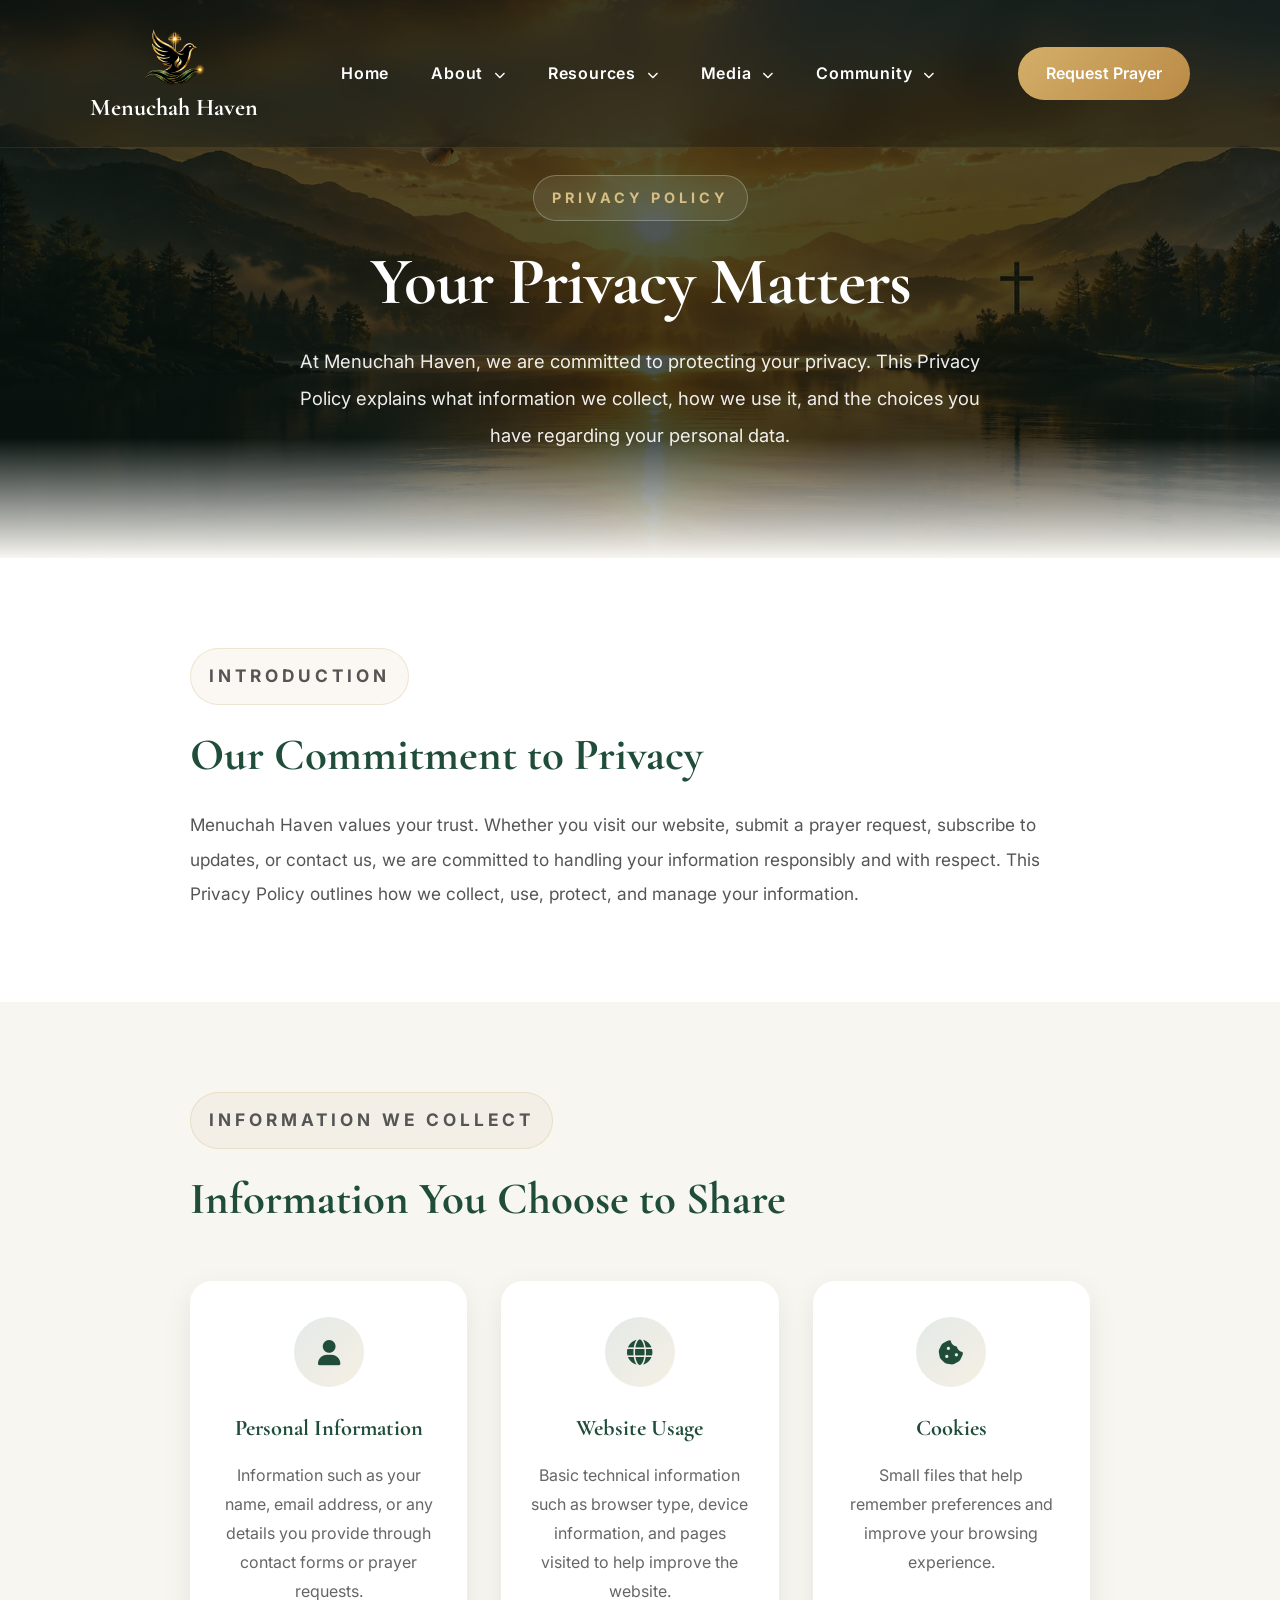
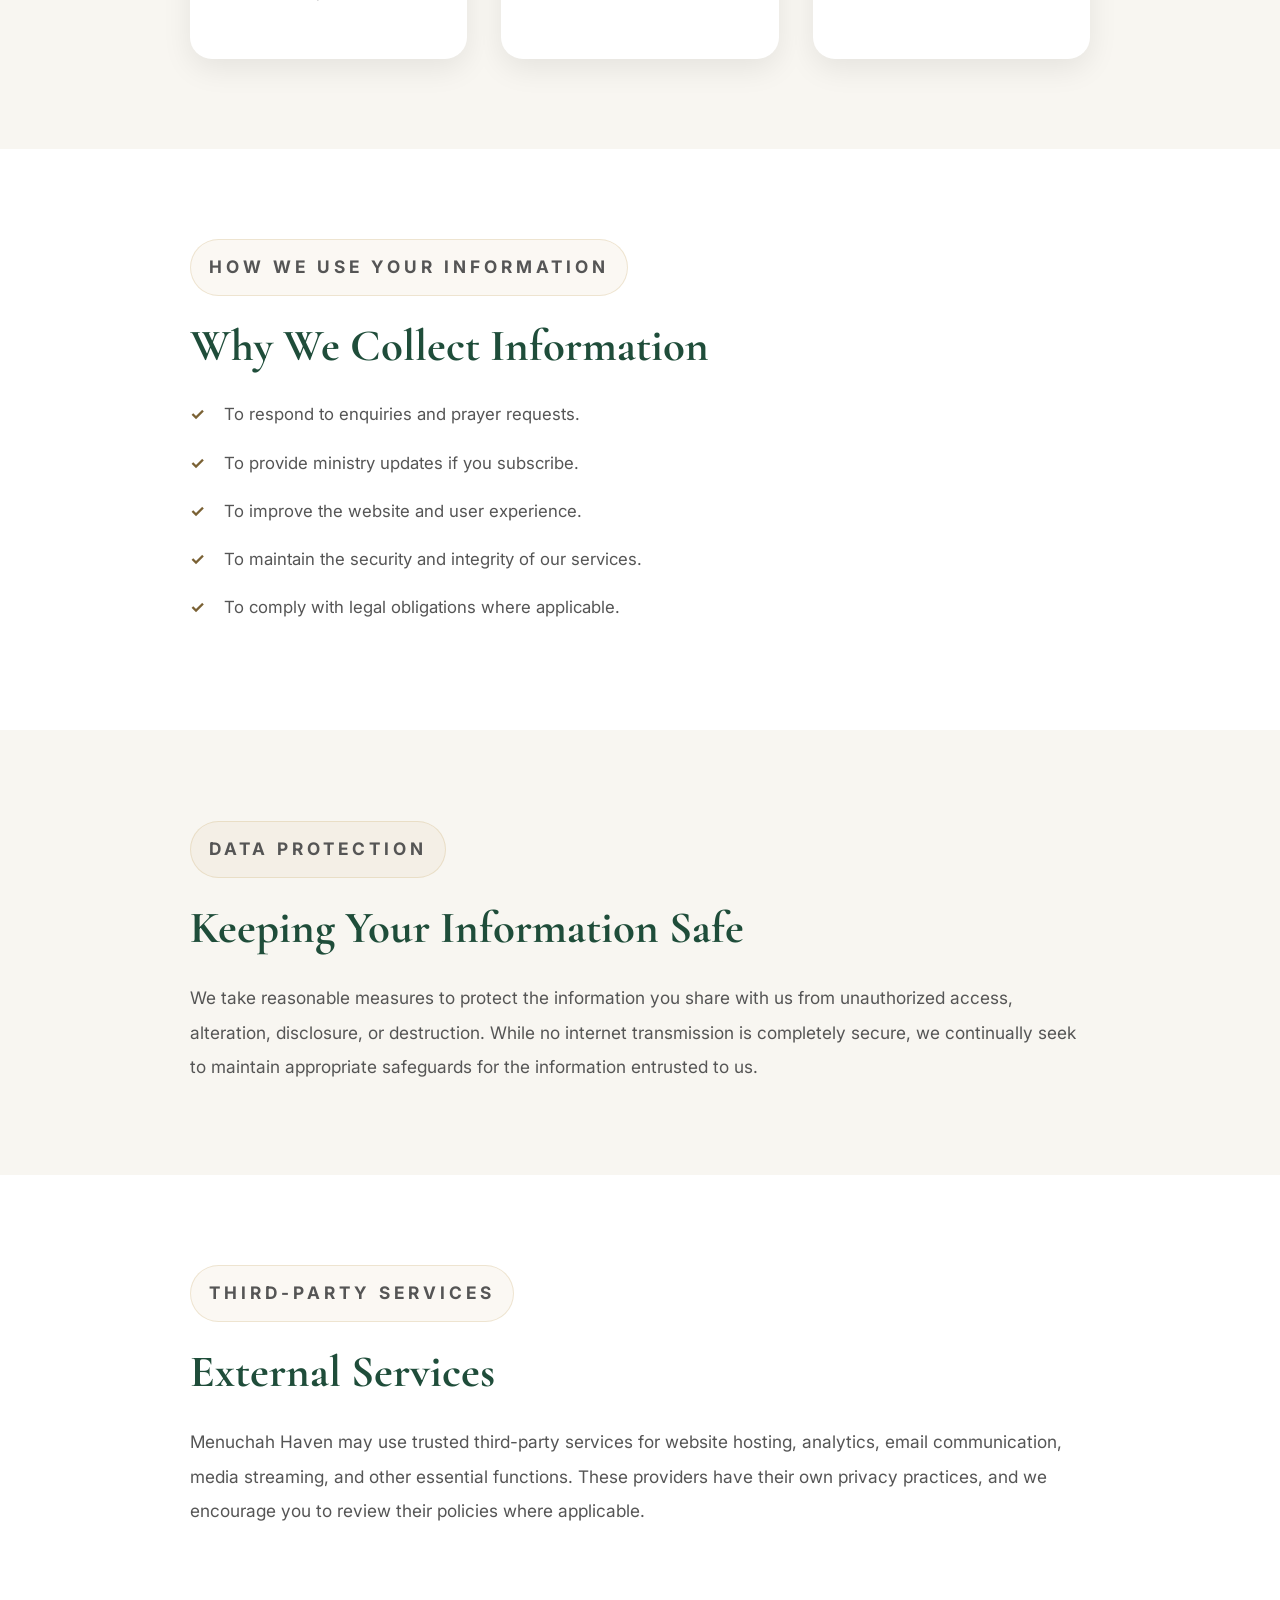
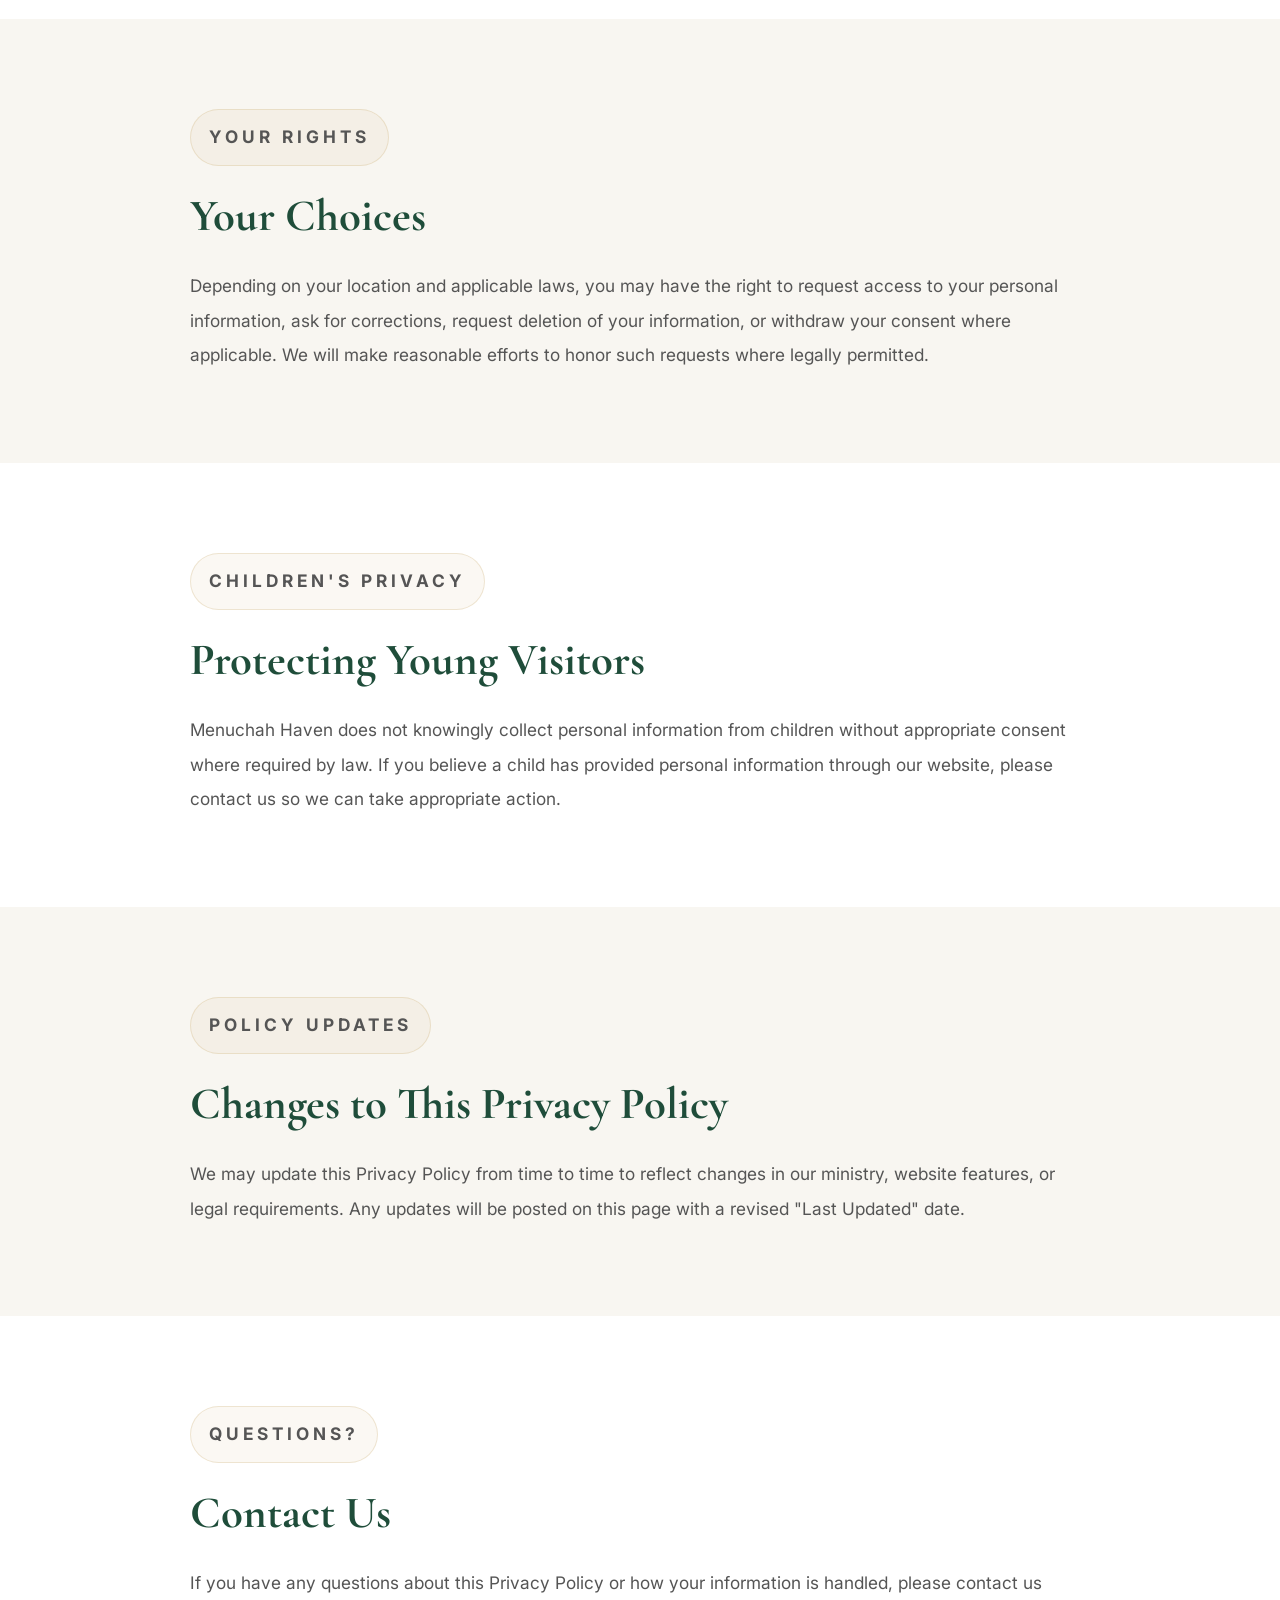
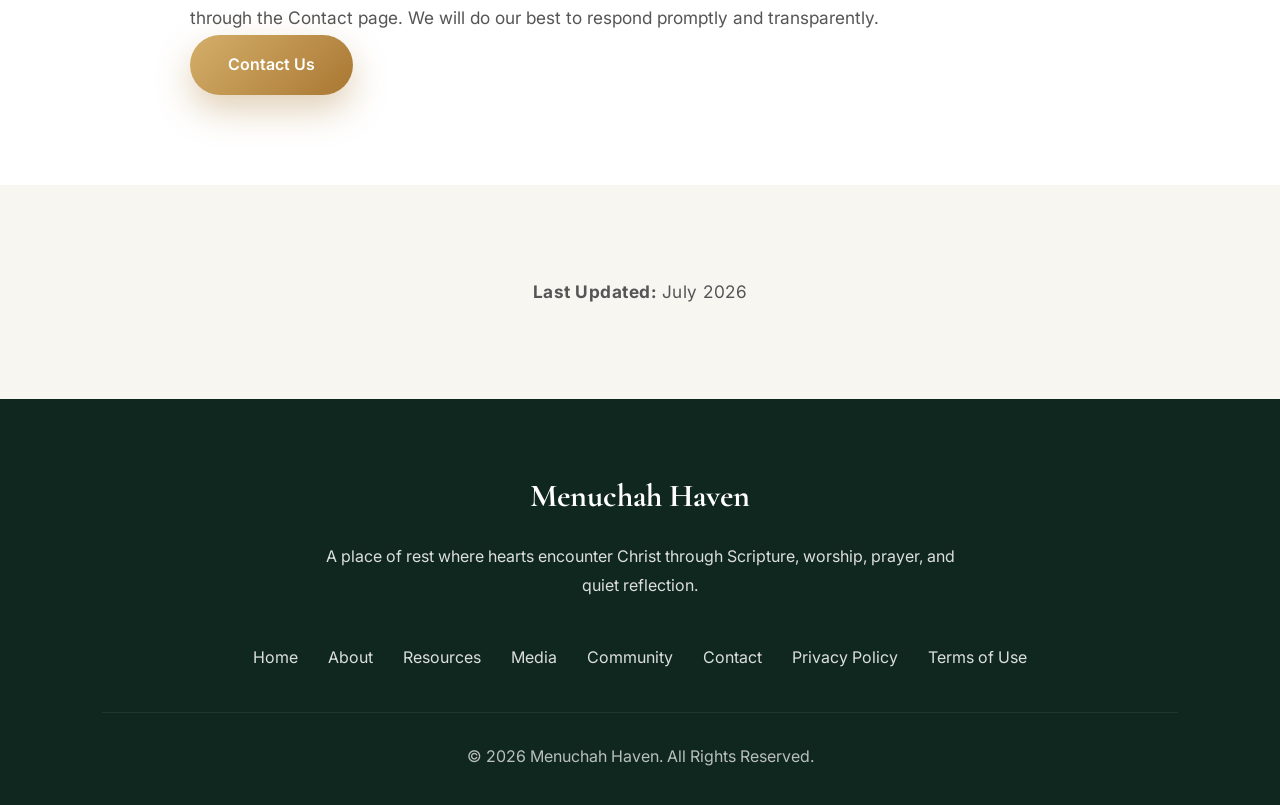
<file: privacy.html>
<!DOCTYPE html>
<html lang="en">

<head>
    <!-- Basic Meta -->
    <meta charset="UTF-8">
    <meta name="viewport" content="width=device-width, initial-scale=1.0">

    <link rel="preload" as="image" href="images/hero.webp" fetchpriority="high">

    <!-- SEO -->
    <title>Privacy Policy | Menuchah Haven</title>

    <meta name="description"
        content="Menuchah Haven is a Christ-centered digital sanctuary where weary hearts discover hope, encounter truth, and find lasting rest in Jesus Christ.">

    <meta name="keywords"
        content="Menuchah Haven, Christian ministry, worship, prayer, devotionals, Bible study, Christian music">

    <meta name="author" content="Lotanna Edwin Okwuchukwu">

    <!-- Canonical URL -->
    <link rel="canonical" href="https://menuchahhaven.com/privacy.html">

    <!-- Open Graph -->
    <meta property="og:site_name" content="Menuchah Haven">
    <meta property="og:type" content="website">
    <meta property="og:title" content="Privacy Policy | Menuchah Haven">
    <meta property="og:description" content="Read the Privacy Policy for Menuchah Haven, explaining how personal information, website usage, and cookies are handled.">
    <meta property="og:url" content="https://menuchahhaven.com/privacy.html">
    <meta property="og:image" content="https://menuchahhaven.com/images/hero.png">
    <meta property="og:image:width" content="1983">
    <meta property="og:image:height" content="793">
    <meta property="og:image:alt" content="Menuchah Haven website hero image">

    <!-- Twitter/X Card -->
    <meta name="twitter:card" content="summary_large_image">
    <meta name="twitter:title" content="Privacy Policy | Menuchah Haven">
    <meta name="twitter:description" content="Read the Privacy Policy for Menuchah Haven, explaining how personal information, website usage, and cookies are handled.">
    <meta name="twitter:image" content="https://menuchahhaven.com/images/hero.png">

    <!-- Google Fonts -->
    <link rel="preconnect" href="https://fonts.googleapis.com">
    <link rel="preconnect" href="https://fonts.gstatic.com" crossorigin>

    <link href="https://fonts.googleapis.com/css2?family=Cormorant+Garamond:wght@500;600;700&family=Inter:wght@300;400;500;600;700&display=swap"
        rel="stylesheet">

        <link rel="preconnect" href="https://cdnjs.cloudflare.com" crossorigin>

    <!-- Font Awesome -->
    <link
    rel="stylesheet"
    href="https://cdnjs.cloudflare.com/ajax/libs/font-awesome/6.7.2/css/all.min.css"
    crossorigin="anonymous"
    referrerpolicy="no-referrer">
    <!-- Stylesheets -->
    <link rel="stylesheet" href="css/style.css">
    <link rel="icon" type="image/png" href="images/logo-512.png">
    
</head>

<body>
   <a href="#main-content" class="skip-link">Skip to main content</a> 
<!-- =========================
     HEADER / NAVIGATION
========================= -->

<header>

    <nav class="navbar">

        <div class="logo">
            <a href="index.html">
                <img
    src="images/logo.webp"
    alt="Menuchah Haven Logo"
    width="60"
    height="60"
    decoding="async">
                <span>Menuchah Haven</span>
    </a>
        </div>

        <ul class="nav-links" id="primary-navigation">

    <li><a href="index.html">Home</a></li>

    <li class="dropdown">
        <a href="about.html" aria-haspopup="menu" aria-expanded="false">About <i class="fa-solid fa-chevron-down" aria-hidden="true"></i></a>

        <ul class="dropdown-menu" role="menu">
            <li role="none"><a href="about.html#our-story" role="menuitem">Our Story</a></li>
            <li role="none"><a href="about.html#vision" role="menuitem">Vision & Mission</a></li>
            <li role="none"><a href="about.html#faith" role="menuitem">Statement of Faith</a></li>
            <li role="none"><a href="about.html#founder" role="menuitem">Founder</a></li>
        </ul>
    </li>

    <li class="dropdown">
        <a href="resources.html" aria-haspopup="menu" aria-expanded="false">Resources <i class="fa-solid fa-chevron-down" aria-hidden="true"></i></a>

        <ul class="dropdown-menu" role="menu">
            <li role="none"><a href="resources.html#reflections" role="menuitem">Reflections</a></li>
            <li role="none"><a href="resources.html#daily-word" role="menuitem">Daily Word</a></li>
            <li role="none"><a href="resources.html#bible-studies" role="menuitem">Bible Studies</a></li>
        </ul>
    </li>

    <li class="dropdown">
        <a href="media.html" aria-haspopup="menu" aria-expanded="false">Media <i class="fa-solid fa-chevron-down" aria-hidden="true"></i></a>

        <ul class="dropdown-menu" role="menu">
            <li role="none"><a href="media.html#worship" role="menuitem">Worship</a></li>
            <li role="none"><a href="media.html#messages" role="menuitem">Messages</a></li>
            <li role="none"><a href="media.html#podcast" role="menuitem">Podcast</a></li>
        </ul>
    </li>

    <li class="dropdown">
        <a href="community.html" aria-haspopup="menu" aria-expanded="false">Community <i class="fa-solid fa-chevron-down" aria-hidden="true"></i></a>

        <ul class="dropdown-menu" role="menu">
            <li role="none"><a href="community.html#prayer" role="menuitem">Prayer Requests</a></li>
            <li role="none"><a href="community.html#testimonies" role="menuitem">Testimonies</a></li>
            <li role="none"><a href="community.html#contact" role="menuitem">Contact</a></li>
        </ul>
    </li>

</ul>

<button
    class="menu-toggle"
    type="button"
    aria-label="Open Menu"
    aria-expanded="false"
    aria-controls="primary-navigation">
    <i class="fa-solid fa-bars" aria-hidden="true"></i>
</button>

<a
    href="community.html#prayer"
    class="nav-button"
    aria-label="Request prayer and counseling">
    Request Prayer
</a>

    </nav>

</header>

<main id="main-content">
    <!-- =========================
     PRIVACY HERO
========================= -->

<header class="privacy-hero">

    <div class="container">

        <p class="section-tag">
            PRIVACY POLICY
        </p>

        <h1>
            Your Privacy Matters
        </h1>

        <p class="page-intro">
            At Menuchah Haven, we are committed to protecting your privacy.
            This Privacy Policy explains what information we collect, how we
            use it, and the choices you have regarding your personal data.
        </p>

    </div>

</header>
<!-- =========================
     INTRODUCTION
========================= -->

<section class="privacy-section reveal">

    <div class="container">

        <p class="section-tag">
            INTRODUCTION
        </p>

        <h2>
            Our Commitment to Privacy
        </h2>

        <p>
            Menuchah Haven values your trust. Whether you visit our website,
            submit a prayer request, subscribe to updates, or contact us, we
            are committed to handling your information responsibly and with
            respect. This Privacy Policy outlines how we collect, use,
            protect, and manage your information.
        </p>

    </div>

</section>
<!-- =========================
     INFORMATION WE COLLECT
========================= -->

<section class="privacy-section reveal">

    <div class="container">

        <p class="section-tag">
            INFORMATION WE COLLECT
        </p>

        <h2>
            Information You Choose to Share
        </h2>

        <div class="privacy-grid">

            <div class="privacy-card">

                <i class="fa-solid fa-user" aria-hidden="true"></i>

                <h3>Personal Information</h3>

                <p>
                    Information such as your name, email address, or any details
                    you provide through contact forms or prayer requests.
                </p>

            </div>

            <div class="privacy-card">

                <i class="fa-solid fa-globe" aria-hidden="true"></i>

                <h3>Website Usage</h3>

                <p>
                    Basic technical information such as browser type, device
                    information, and pages visited to help improve the website.
                </p>

            </div>

            <div class="privacy-card">

                <i class="fa-solid fa-cookie-bite" aria-hidden="true"></i>

                <h3>Cookies</h3>

                <p>
                    Small files that help remember preferences and improve your
                    browsing experience.
                </p>

            </div>

        </div>

    </div>

</section>
<!-- =========================
     HOW WE USE INFORMATION
========================= -->

<section class="privacy-section reveal">

    <div class="container">

        <p class="section-tag">
            HOW WE USE YOUR INFORMATION
        </p>

        <h2>
            Why We Collect Information
        </h2>

        <ul class="privacy-list">
            <li>To respond to enquiries and prayer requests.</li>
            <li>To provide ministry updates if you subscribe.</li>
            <li>To improve the website and user experience.</li>
            <li>To maintain the security and integrity of our services.</li>
            <li>To comply with legal obligations where applicable.</li>
        </ul>

    </div>

</section>
<!-- =========================
     DATA PROTECTION
========================= -->

<section class="privacy-section reveal">

    <div class="container">

        <p class="section-tag">
            DATA PROTECTION
        </p>

        <h2>
            Keeping Your Information Safe
        </h2>

        <p>
            We take reasonable measures to protect the information you share
            with us from unauthorized access, alteration, disclosure, or
            destruction. While no internet transmission is completely secure,
            we continually seek to maintain appropriate safeguards for the
            information entrusted to us.
        </p>

    </div>

</section>
<!-- =========================
     THIRD-PARTY SERVICES
========================= -->

<section class="privacy-section reveal">

    <div class="container">

        <p class="section-tag">
            THIRD-PARTY SERVICES
        </p>

        <h2>
            External Services
        </h2>

        <p>
            Menuchah Haven may use trusted third-party services for website
            hosting, analytics, email communication, media streaming, and other
            essential functions. These providers have their own privacy
            practices, and we encourage you to review their policies where
            applicable.
        </p>

    </div>

</section>
<!-- =========================
     YOUR PRIVACY RIGHTS
========================= -->

<section class="privacy-section reveal">

    <div class="container">

        <p class="section-tag">
            YOUR RIGHTS
        </p>

        <h2>
            Your Choices
        </h2>

        <p>
            Depending on your location and applicable laws, you may have the
            right to request access to your personal information, ask for
            corrections, request deletion of your information, or withdraw your
            consent where applicable. We will make reasonable efforts to honor
            such requests where legally permitted.
        </p>

    </div>

</section>
<!-- =========================
     CHILDREN'S PRIVACY
========================= -->

<section class="privacy-section reveal">

    <div class="container">

        <p class="section-tag">
            CHILDREN'S PRIVACY
        </p>

        <h2>
            Protecting Young Visitors
        </h2>

        <p>
            Menuchah Haven does not knowingly collect personal information from
            children without appropriate consent where required by law. If you
            believe a child has provided personal information through our
            website, please contact us so we can take appropriate action.
        </p>

    </div>

</section>
<!-- =========================
     POLICY UPDATES
========================= -->

<section class="privacy-section reveal">

    <div class="container">

        <p class="section-tag">
            POLICY UPDATES
        </p>

        <h2>
            Changes to This Privacy Policy
        </h2>

        <p>
            We may update this Privacy Policy from time to time to reflect
            changes in our ministry, website features, or legal requirements.
            Any updates will be posted on this page with a revised "Last
            Updated" date.
        </p>

    </div>

</section>
<!-- =========================
     CONTACT US
========================= -->

<section class="privacy-section reveal">

    <div class="container">

        <p class="section-tag">
            QUESTIONS?
        </p>

        <h2>
            Contact Us
        </h2>

        <p>
            If you have any questions about this Privacy Policy or how your
            information is handled, please contact us through the Contact page.
            We will do our best to respond promptly and transparently.
        </p>

        <a href="contact.html" class="primary-btn">
            Contact Us
        </a>

    </div>

</section>
<!-- =========================
     LAST UPDATED
========================= -->

<section class="privacy-section reveal">

    <div class="container">

        <p class="last-updated">
            <strong>Last Updated:</strong> July 2026
        </p>

    </div>

</section>
</main>

<footer class="footer">

    <div class="container">

        <div class="footer-brand">

            <h3>Menuchah Haven</h3>

            <p>
                A place of rest where hearts encounter Christ through Scripture, worship, prayer, and quiet reflection.
            </p>

        </div>

        <div class="footer-links">

          <a href="index.html">Home</a>
<a href="about.html">About</a>
<a href="resources.html">Resources</a>
<a href="media.html">Media</a>
<a href="community.html">Community</a>
<a href="contact.html">Contact</a>
<a href="privacy.html">Privacy Policy</a>
<a href="terms.html">Terms of Use</a>  

        </div>

        <div class="footer-bottom">

            © 2026 Menuchah Haven. All Rights Reserved.

        </div>

    </div>

</footer>
<script src="js/script.js"></script>

</body>
</html>
</file>
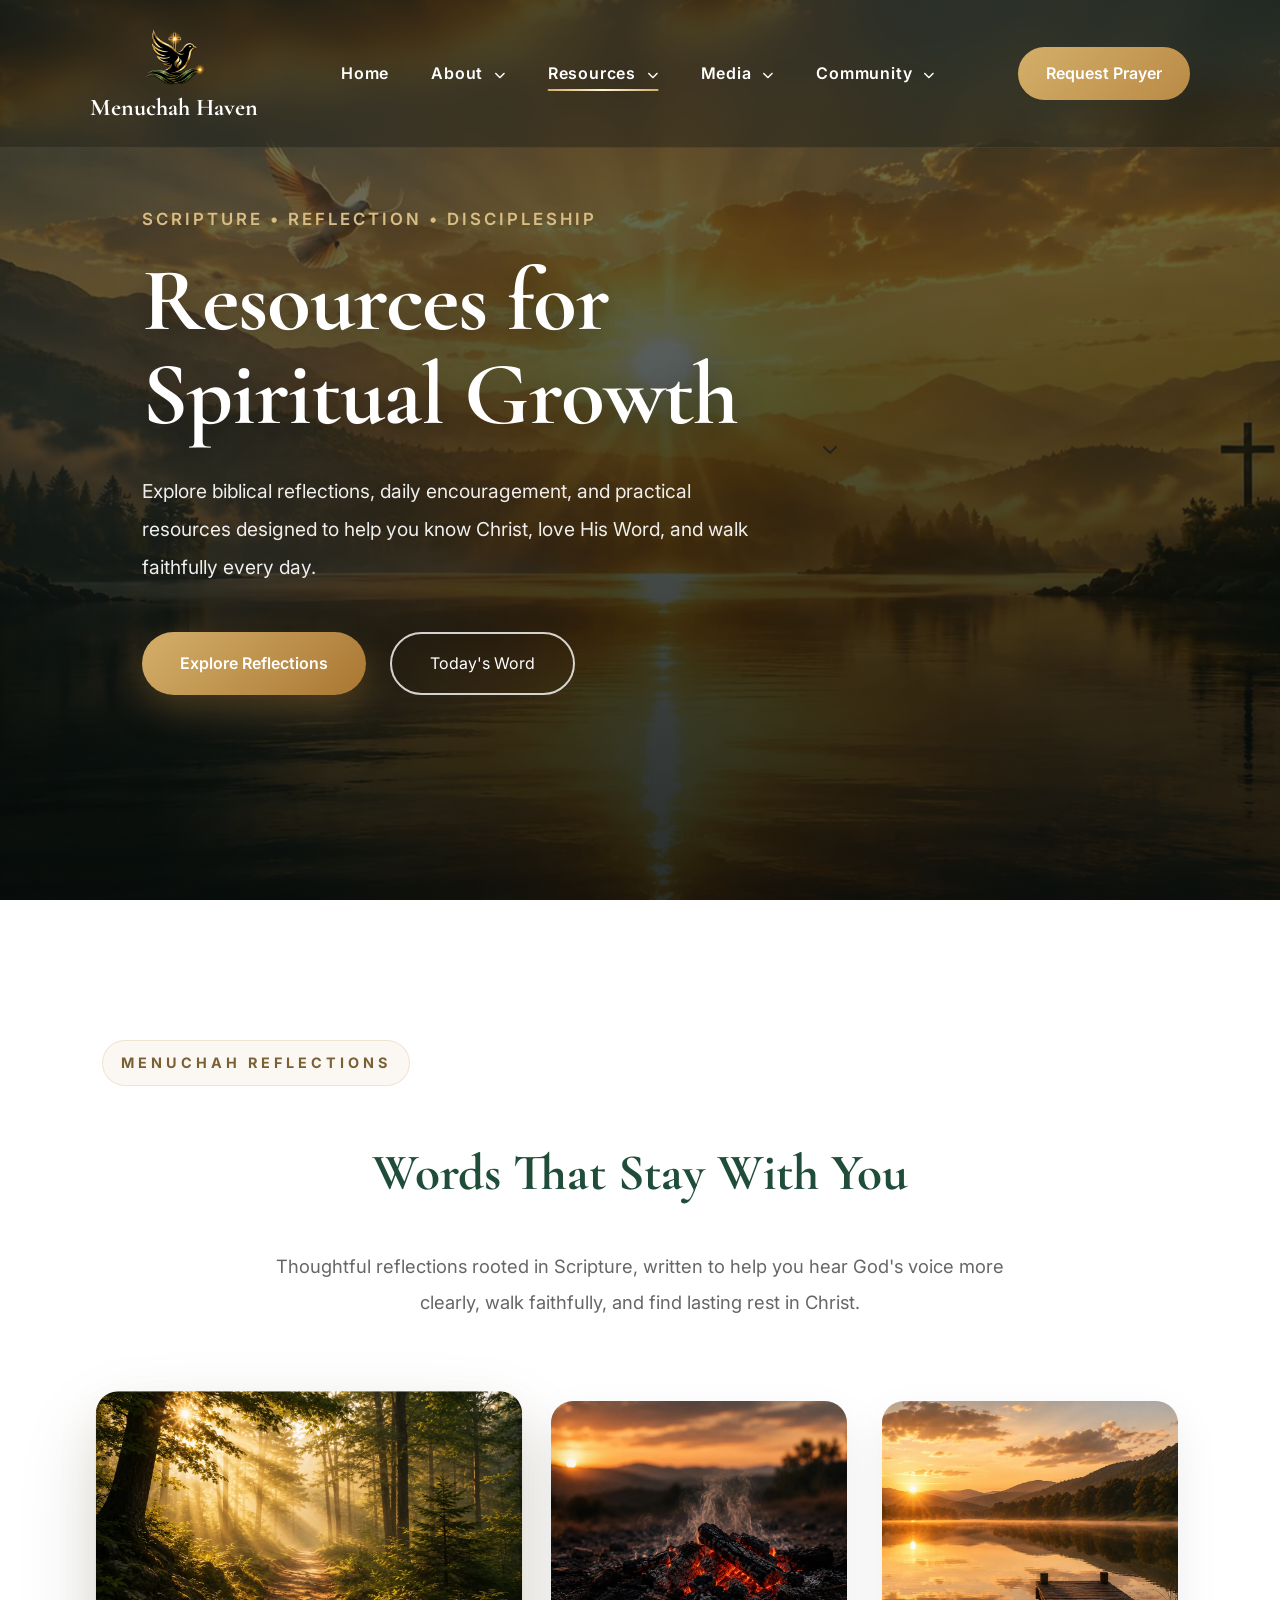
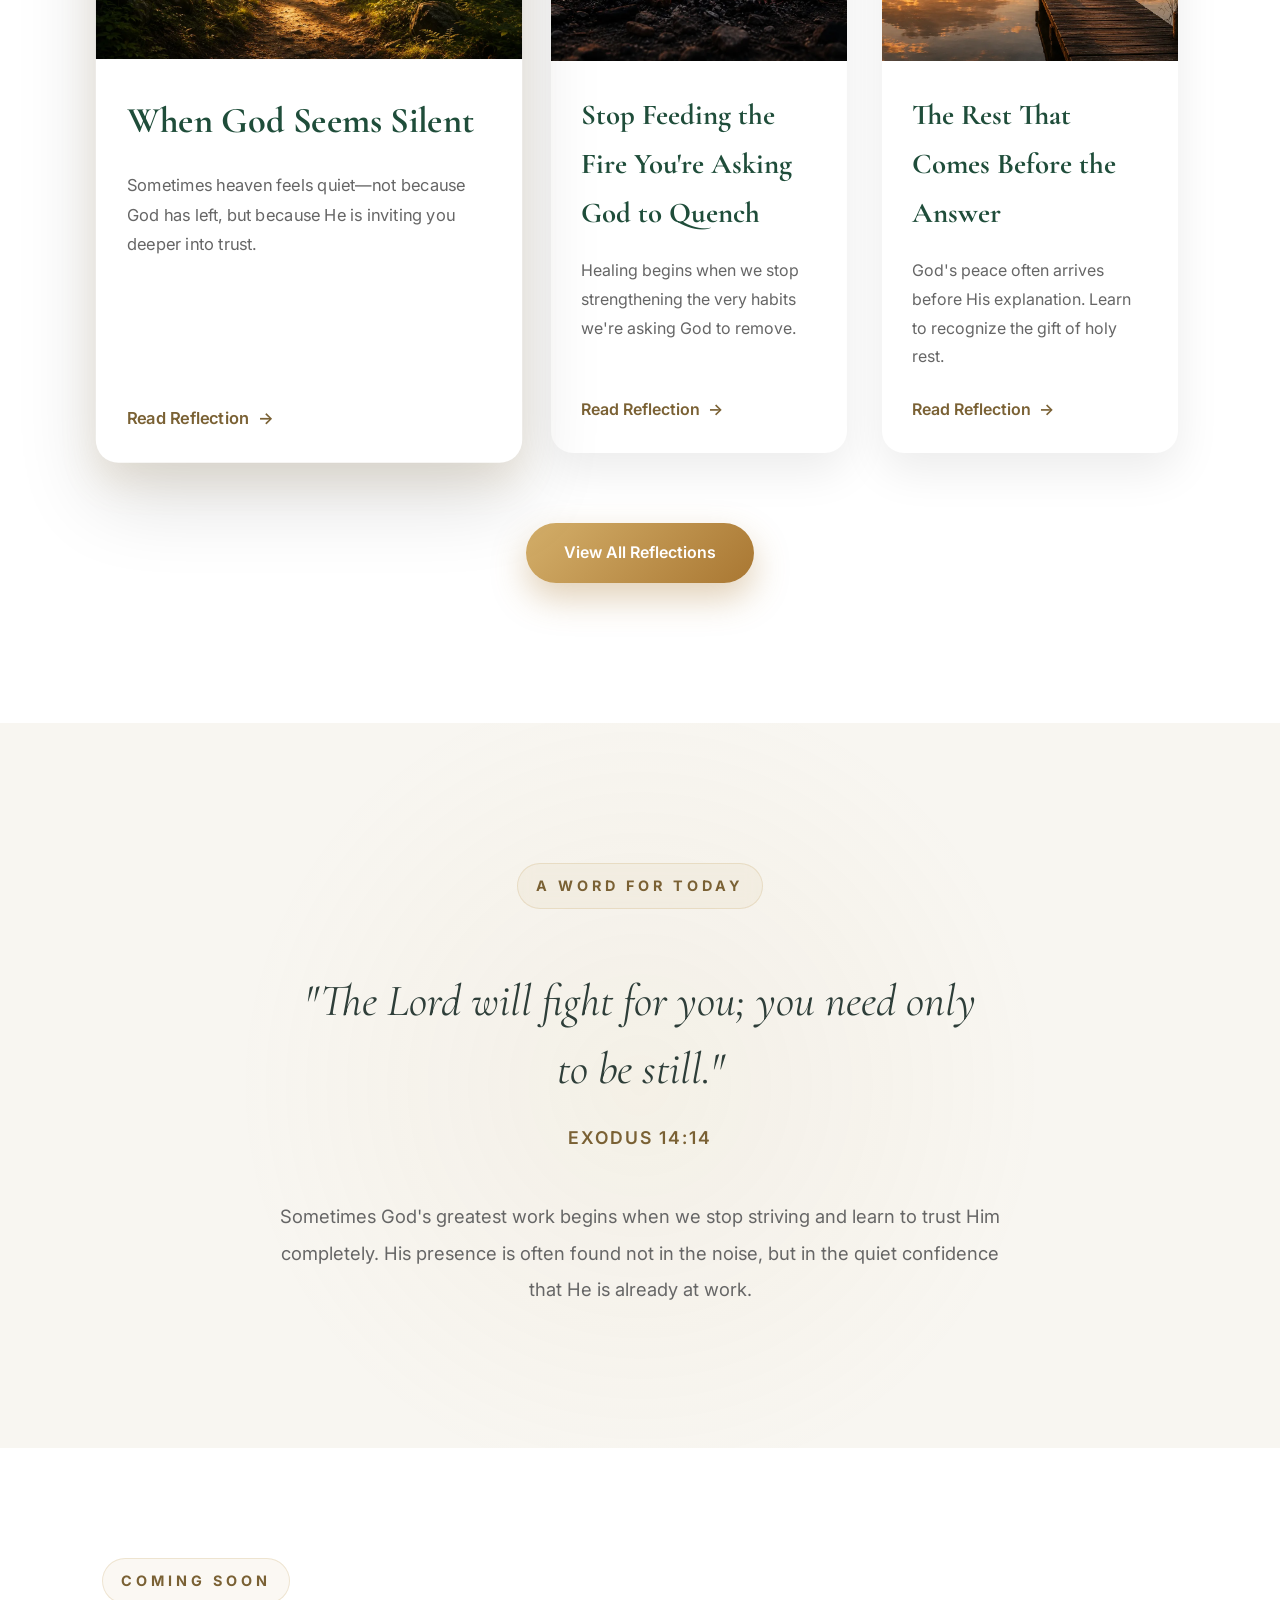
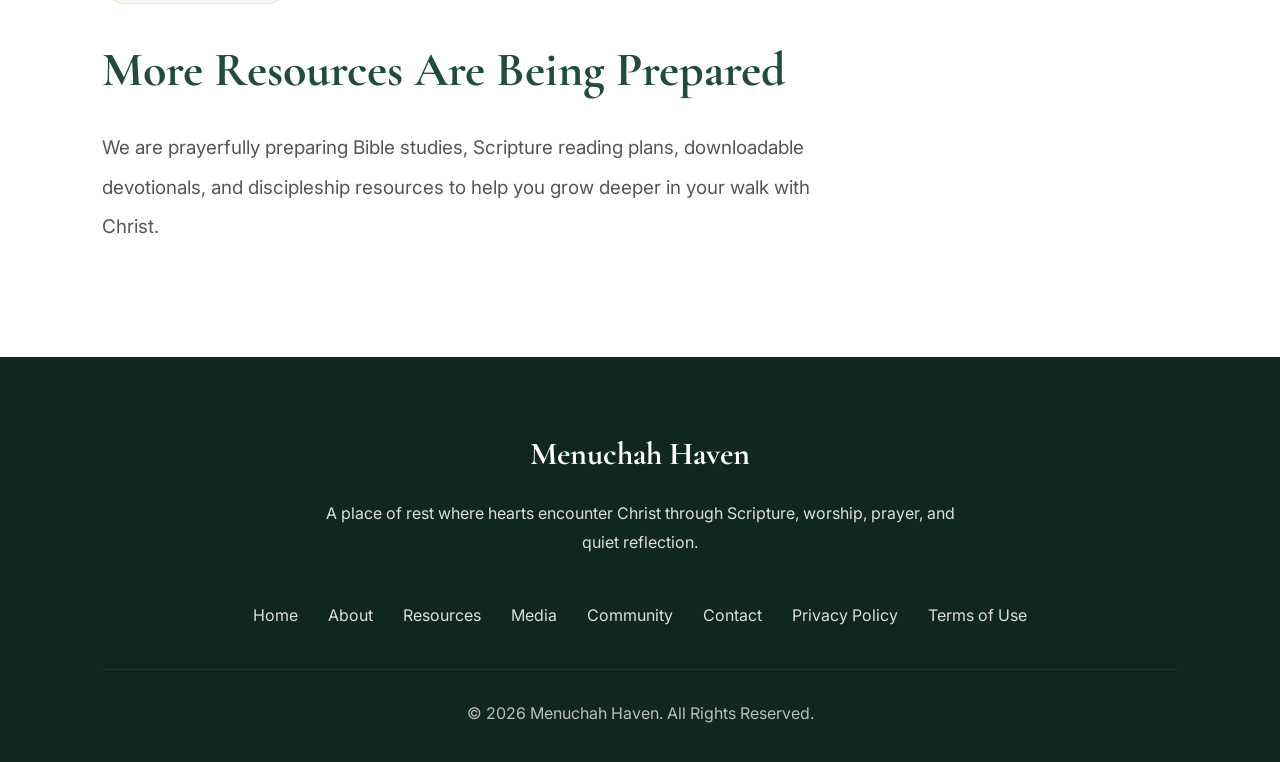
<file: resources.html>
<!DOCTYPE html>
<html lang="en">

<head>
    <!-- Basic Meta -->
    <meta charset="UTF-8">
    <meta name="viewport" content="width=device-width, initial-scale=1.0">

    <link rel="preload" as="image" href="images/hero.webp" fetchpriority="high">

    <!-- SEO -->
    <title>Resources | Menuchah Haven</title>

    <meta name="description"
        content="Menuchah Haven is a Christ-centered digital sanctuary where weary hearts discover hope, encounter truth, and find lasting rest in Jesus Christ.">

    <meta name="keywords"
        content="Menuchah Haven, Christian ministry, worship, prayer, devotionals, Bible study, Christian music">

    <meta name="author" content="Lotanna Edwin Okeke">

    <!-- Canonical URL -->
    <link rel="canonical" href="https://menuchahhaven.com/resources.html">

    <!-- Open Graph -->
    <meta property="og:site_name" content="Menuchah Haven">
    <meta property="og:type" content="website">
    <meta property="og:title" content="Resources | Menuchah Haven">
    <meta property="og:description" content="Read biblical reflections, the Daily Word, and Bible studies from Menuchah Haven—Scripture-rooted resources written to help you hear God's voice and find rest in Christ.">
    <meta property="og:url" content="https://menuchahhaven.com/resources.html">
    <meta property="og:image" content="https://menuchahhaven.com/images/hero.png">
    <meta property="og:image:width" content="1983">
    <meta property="og:image:height" content="793">
    <meta property="og:image:alt" content="Menuchah Haven website hero image">

    <!-- Twitter/X Card -->
    <meta name="twitter:card" content="summary_large_image">
    <meta name="twitter:title" content="Resources | Menuchah Haven">
    <meta name="twitter:description" content="Read biblical reflections, the Daily Word, and Bible studies from Menuchah Haven—Scripture-rooted resources written to help you hear God's voice and find rest in Christ.">
    <meta name="twitter:image" content="https://menuchahhaven.com/images/hero.png">

        <link rel="icon" type="image/png" href="images/logo-512.png">

    <!-- Google Fonts -->
    <link rel="preconnect" href="https://fonts.googleapis.com">
    <link rel="preconnect" href="https://fonts.gstatic.com" crossorigin>

    <link href="https://fonts.googleapis.com/css2?family=Cormorant+Garamond:wght@500;600;700&family=Inter:wght@300;400;500;600;700&display=swap"
        rel="stylesheet">

        <link rel="preconnect" href="https://cdnjs.cloudflare.com" crossorigin>

    <!-- Font Awesome -->
    <link
    rel="stylesheet"
    href="https://cdnjs.cloudflare.com/ajax/libs/font-awesome/6.7.2/css/all.min.css"
    crossorigin="anonymous"
    referrerpolicy="no-referrer">
    <!-- Stylesheets -->
    <link rel="stylesheet" href="css/style.css">
    
</head>

<body>
 <a href="#main-content" class="skip-link">
    Skip to main content
</a>   

  <header>

  <nav class="navbar">

        <div class="logo">
            <a href="index.html">
                <img src="images/logo.webp"
        alt="Menuchah Haven Logo"
        width="60"
        height="60"
        decoding="async"> 
                <span>Menuchah Haven</span>
    </a>
        </div>

        <ul class="nav-links" id="primary-navigation">

            <li><a href="index.html">Home</a></li>

        <li class="dropdown">
    <a href="about.html" aria-haspopup="menu" aria-expanded="false">
        About <i class="fa-solid fa-chevron-down" aria-hidden="true"></i>
    </a>

    <ul class="dropdown-menu" role="menu">
        <li role="none"><a href="about.html#our-story" role="menuitem">Our Story</a></li>
        <li role="none"><a href="about.html#vision" role="menuitem">Vision & Mission</a></li>
        <li role="none"><a href="about.html#faith" role="menuitem">Statement of Faith</a></li>
        <li role="none"><a href="about.html#founder" role="menuitem">Founder</a></li>
    </ul>
</li>

            <li class="dropdown">
                <a href="resources.html" class="active" aria-haspopup="menu" aria-expanded="false">Resources <i class="fa-solid fa-chevron-down" aria-hidden="true"></i></a>
                <ul class="dropdown-menu" role="menu">
                    <li role="none"><a href="resources.html#reflections" role="menuitem">Reflections</a></li>
                    <li role="none"><a href="resources.html#daily-word" role="menuitem">Daily Word</a></li>
                    <li role="none"><a href="resources.html#bible-studies" role="menuitem">Bible Studies</a></li>
                </ul>
            </li>

            <li class="dropdown">
                <a href="media.html" aria-haspopup="menu" aria-expanded="false">Media <i class="fa-solid fa-chevron-down" aria-hidden="true"></i></a>

                <ul class="dropdown-menu" role="menu">
                    <li role="none"><a href="media.html#worship" role="menuitem">Worship</a></li>
                    <li role="none"><a href="media.html#messages" role="menuitem">Messages</a></li>
                    <li role="none"><a href="media.html#podcast" role="menuitem">Podcast</a></li>
                </ul>
            </li>

            <li class="dropdown">
                <a href="community.html" aria-haspopup="menu" aria-expanded="false">Community <i class="fa-solid fa-chevron-down" aria-hidden="true"></i></a>

                <ul class="dropdown-menu" role="menu">
                    <li role="none"><a href="community.html#prayer" role="menuitem">Prayer Requests</a></li>
                    <li role="none"><a href="community.html#testimonies" role="menuitem">Testimonies</a></li>
                    <li role="none"><a href="community.html#contact" role="menuitem">Contact</a></li>
                </ul>
            </li>

        </ul>

<button
    class="menu-toggle"
    type="button"
    aria-label="Open Menu"
    aria-expanded="false"
    aria-controls="primary-navigation">
    <i class="fa-solid fa-bars" aria-hidden="true"></i>
</button>

<a
    href="community.html#prayer"
    class="nav-button"
    aria-label="Request prayer and counseling">
    Request Prayer
</a> 

    </nav>  

</header>

<!-- =========================
     HERO CONTENT
========================= -->

<main id="main-content">

<header class="hero" id="hero">

<div class="hero-content">

    <p class="hero-tag">
        SCRIPTURE • REFLECTION • DISCIPLESHIP
    </p>

    <h1>
        Resources for Spiritual Growth
    </h1>

    <p class="hero-description">
        Explore biblical reflections, daily encouragement, and practical resources designed to help you know Christ, love His Word, and walk faithfully every day.
    </p>

    <div class="hero-buttons">

        <a href="#reflections" class="primary-btn">
            Explore Reflections
        </a>

        <a href="#daily-word" class="secondary-btn">
            Today's Word
        </a>

    
</div>

</div>

<div class="scroll-indicator">

    <a href="#reflections">
        <i class="fa-solid fa-chevron-down" aria-hidden="true"></i>
    </a>

</div>
</header>



<!-- =========================
     MENUCHAH REFLECTIONS
========================= -->

<section class="reflections reveal" id="reflections">

    <div class="container">

        <p class="section-tag">
            MENUCHAH REFLECTIONS
        </p>

        <h2>
            Words That Stay With You
        </h2>

        <p class="reflections-intro">
            Thoughtful reflections rooted in Scripture, written to help you hear God's voice more clearly, walk faithfully, and find lasting rest in Christ.
        </p>

        <div class="reflection-grid">

            <article class="reflection-card featured">

                <img src="images/reflection-1.webp"
                     alt="Reflection card: A serene scene depicting trust and quietness, representing spiritual patience when God seems silent"
                     width="1280" height="853" loading="lazy" decoding="async">

                <div class="reflection-content">

                    <h3>When God Seems Silent</h3>

                    <p>
                        Sometimes heaven feels quiet—not because God has left, but because He is inviting you deeper into trust.
                    </p>

                    <a href="#">
                        Read Reflection <span>→</span>
                    </a>

                </div>

            </article>

            <article class="reflection-card">

                <img src="images/reflection-2.webp"
                     alt="Reflection card: Imagery illustrating the concept of personal responsibility in healing and breaking cycles"
                     width="1280" height="853" loading="lazy" decoding="async">

                <div class="reflection-content">

                    <h3>Stop Feeding the Fire You're Asking God to Quench</h3>

                    <p>
                        Healing begins when we stop strengthening the very habits we're asking God to remove.
                    </p>

                    <a href="#">
                        Read Reflection <span>→</span>
                    </a>

                </div>

            </article>

            <article class="reflection-card">

                <img src="images/reflection-3.webp"
                     alt="Reflection card: Visual representation of spiritual rest and peace, depicting the calm that precedes divine resolution"
                     width="1280" height="853" loading="lazy" decoding="async">

                <div class="reflection-content">

                    <h3>The Rest That Comes Before the Answer</h3>

                    <p>
                        God's peace often arrives before His explanation. Learn to recognize the gift of holy rest.
                    </p>

                    <a href="#">
                        Read Reflection <span>→</span>
                    </a>

                </div>

            </article>

        </div>

        <div class="reflection-button">

            <a href="#" class="primary-btn">
                View All Reflections
            </a>

        </div>

    </div>

</section>



<!-- =========================
     A WORD FOR TODAY
========================= -->

<section class="daily-word reveal" id="daily-word">

    <div class="container">

        <p class="section-tag">
            A WORD FOR TODAY
        </p>

        <blockquote class="daily-scripture">

            "The Lord will fight for you; you need only to be still."

        </blockquote>

        <p class="daily-reference">
            Exodus 14:14
        </p>

        <div class="daily-devotional">

            Sometimes God's greatest work begins when we stop striving and learn to trust Him completely. His presence is often found not in the noise, but in the quiet confidence that He is already at work.

        </div>

    </div>

</section>

<section class="coming-soon reveal" id="bible-studies">

    <div class="container">

        <p class="section-tag">
            COMING SOON
        </p>

        <h2>
            More Resources Are Being Prepared
        </h2>

        <p class="about-text">
            We are prayerfully preparing Bible studies, Scripture reading plans,
            downloadable devotionals, and discipleship resources to help you grow
            deeper in your walk with Christ.
        </p>

    </div>

</section>

</main>

<footer class="footer">

    <div class="container">

        <div class="footer-brand">

            <h3>Menuchah Haven</h3>

            <p>
                A place of rest where hearts encounter Christ through Scripture, worship, prayer, and quiet reflection.
            </p>
        </div>

        <div class="footer-links">

            <a href="index.html">Home</a>

            <a href="about.html">About</a>

            <a href="resources.html" class="active">
                Resources 
                 </a>

            <a href="media.html">Media</a>

            <a href="community.html">Community</a>

            <a href="contact.html">Contact</a>

            <a href="privacy.html">Privacy Policy</a>

            <a href="terms.html">Terms of Use</a>

        </div>

        <div class="footer-bottom">

            © 2026 Menuchah Haven. All Rights Reserved.

        </div>

    </div>

</footer>

<script src="js/script.js"></script>

</body>

</html>
</file>
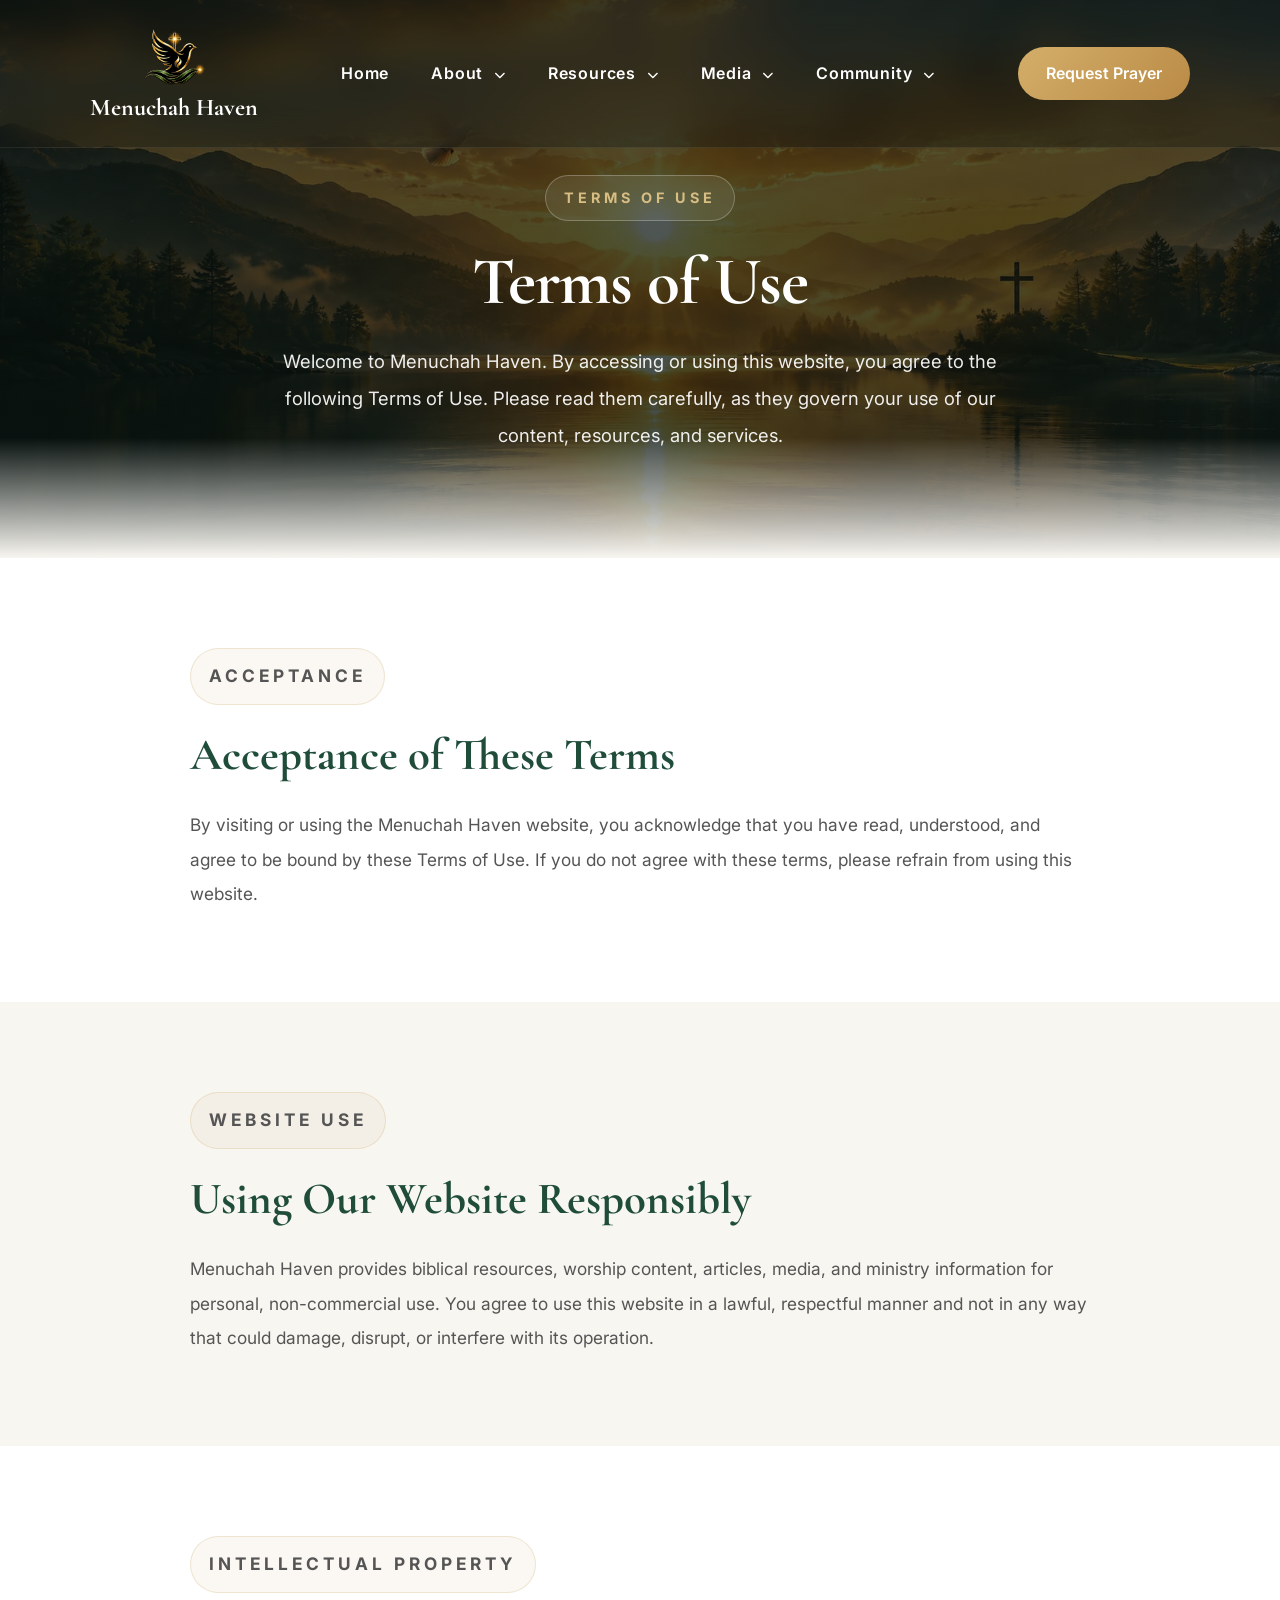
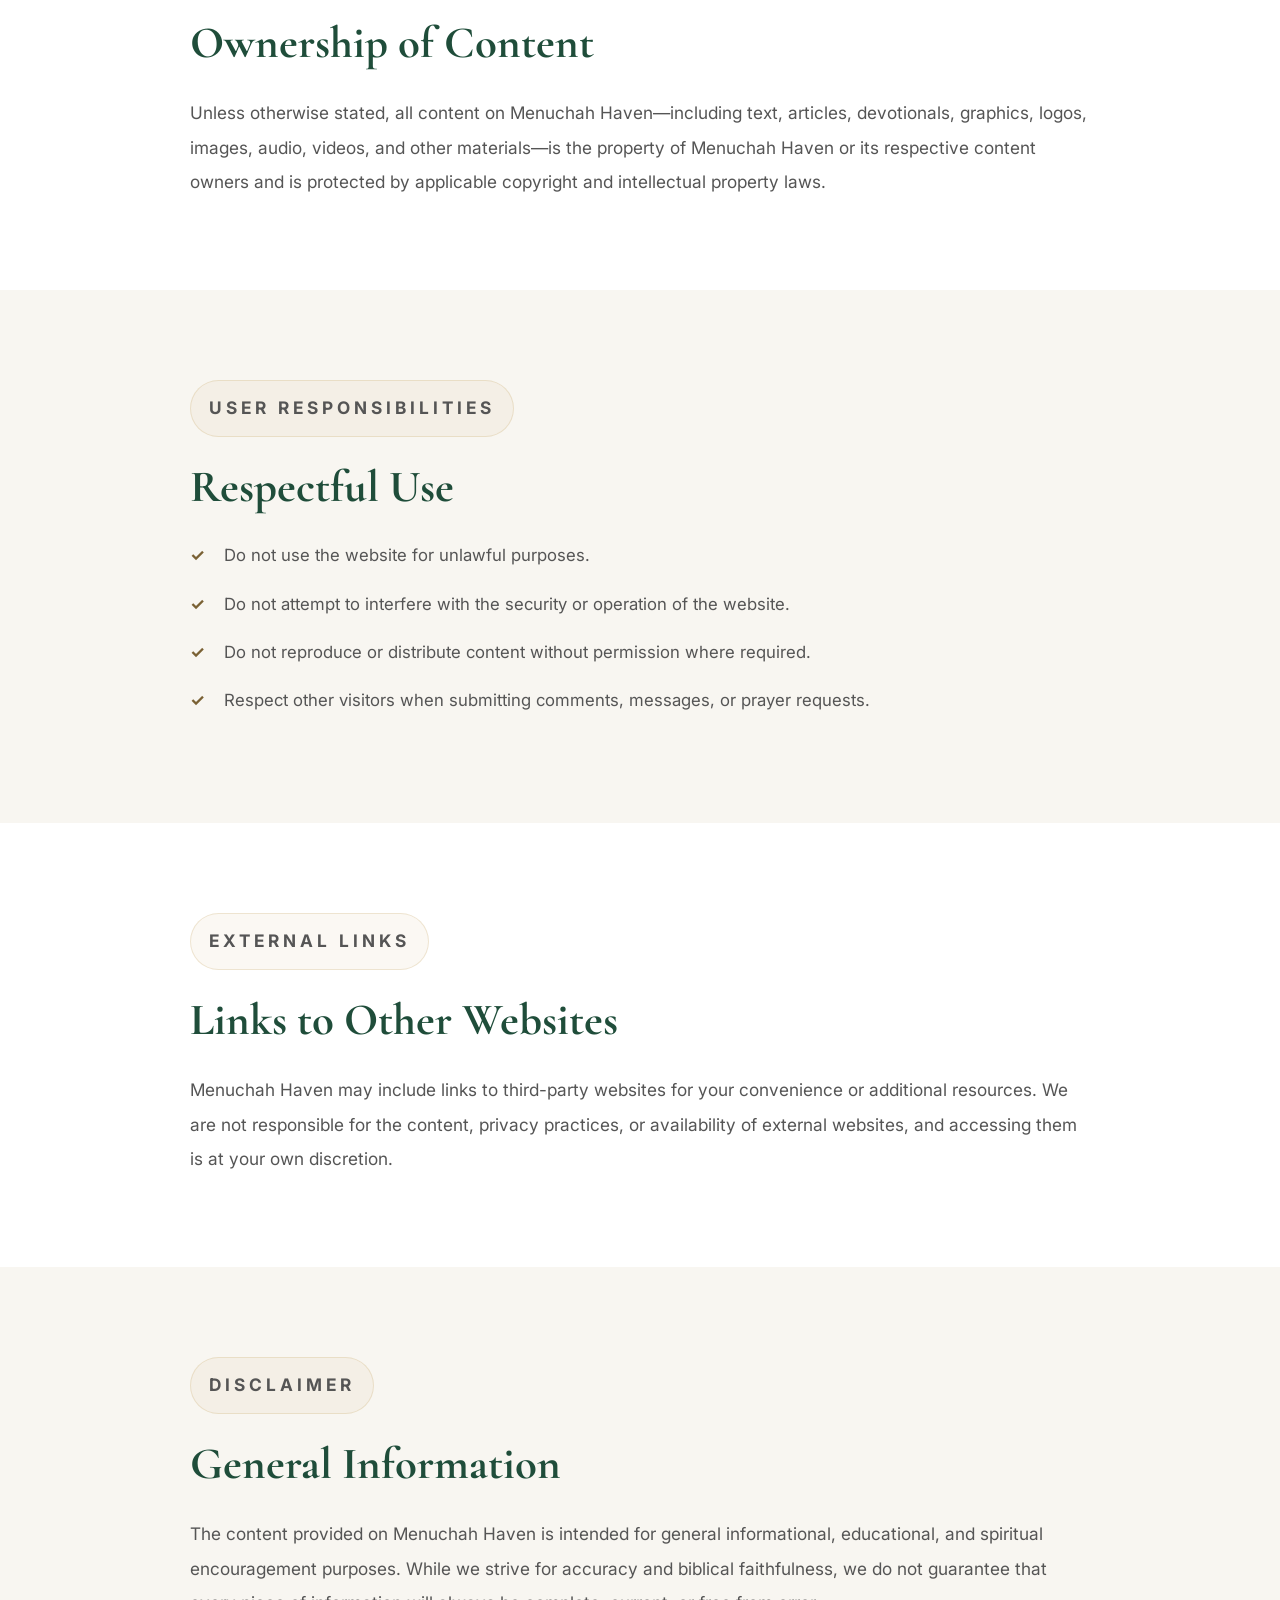
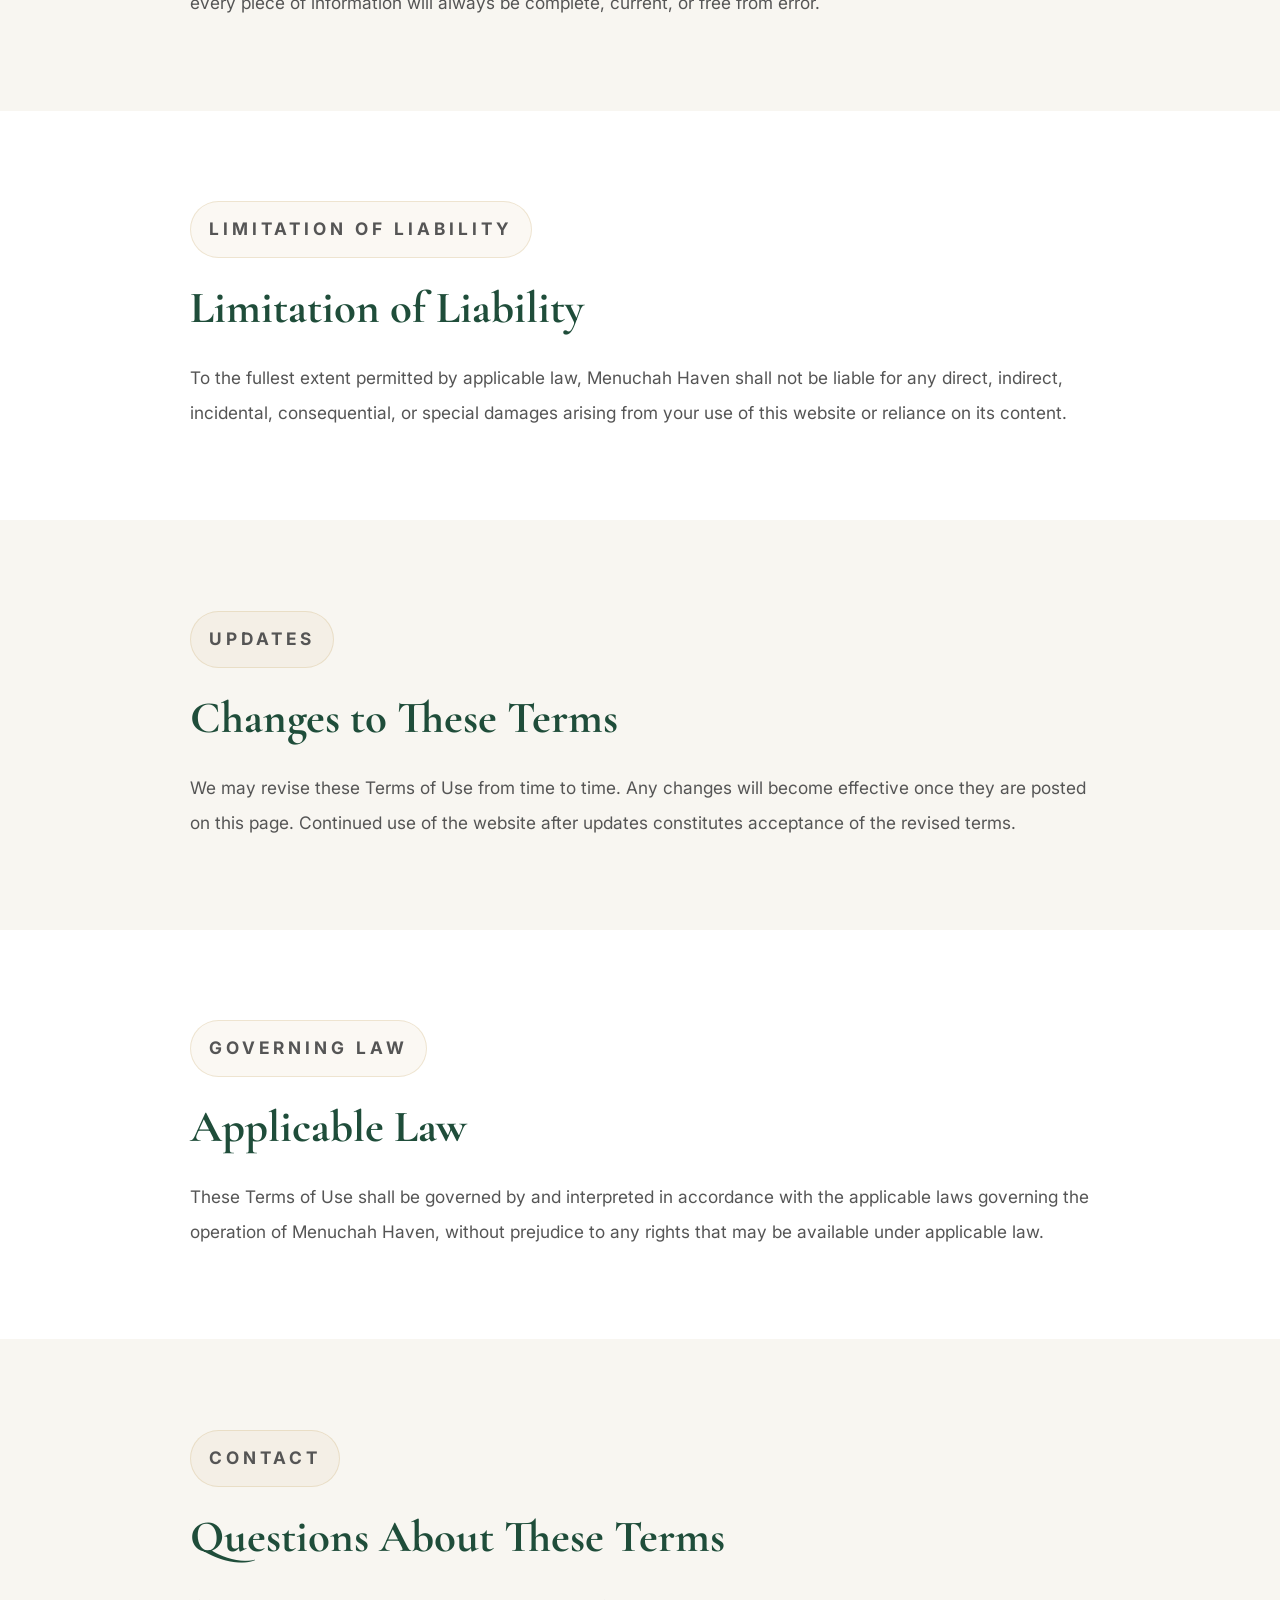
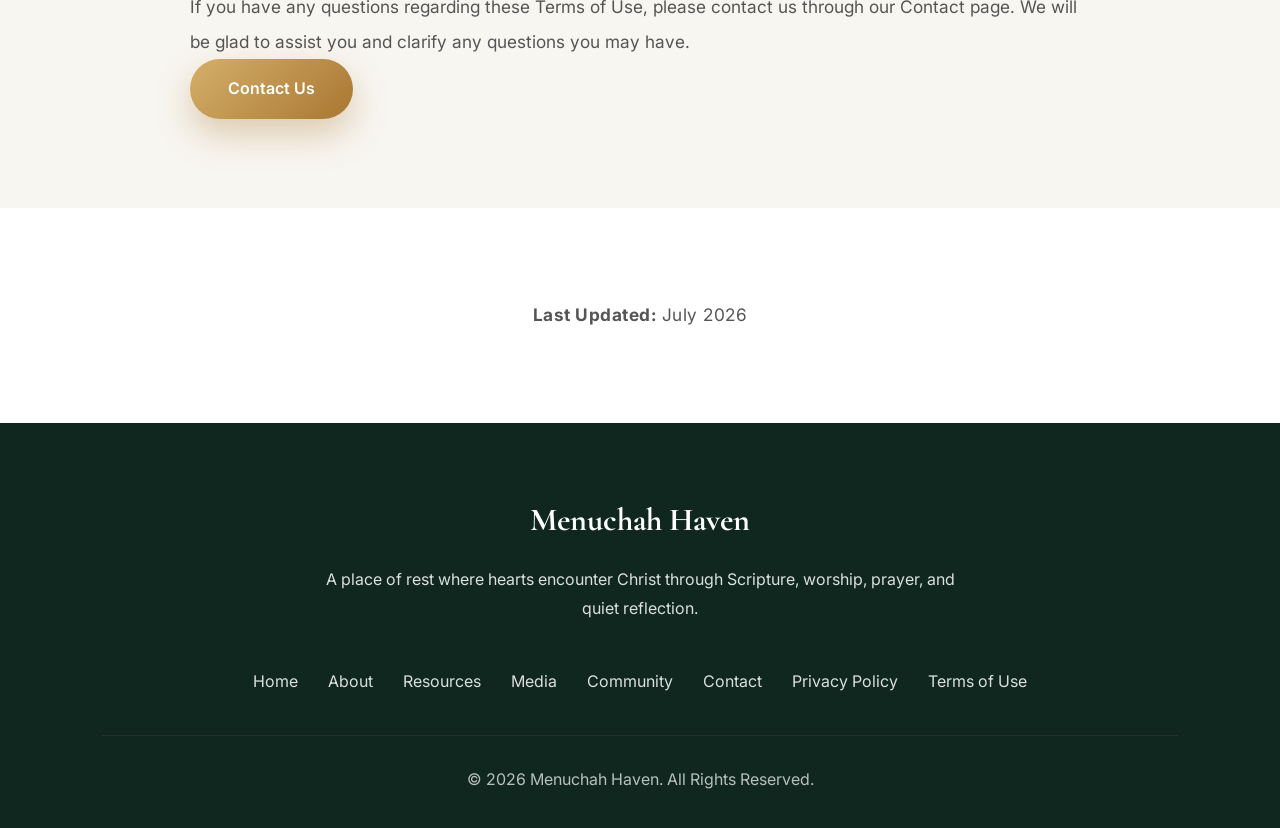
<file: terms.html>
<!DOCTYPE html>
<html lang="en">

<head>
    <!-- Basic Meta -->
    <meta charset="UTF-8">
    <meta name="viewport" content="width=device-width, initial-scale=1.0">

    <link rel="preload" as="image" href="images/hero.webp" fetchpriority="high">

    <!-- SEO -->
    <title>Terms of Use | Menuchah Haven</title>

    <meta name="description"
content="Read the Terms of Use for Menuchah Haven, including the conditions governing the use of our website and ministry resources.">
    <meta name="keywords"
        content="Menuchah Haven, Christian ministry, worship, prayer, devotionals, Bible study, Christian music">

    <meta name="author" content="Lotanna Edwin Okwuchukwu">

    <!-- Canonical URL -->
    <link rel="canonical" href="https://menuchahhaven.com/terms.html">

    <!-- Open Graph -->
    <meta property="og:site_name" content="Menuchah Haven">
    <meta property="og:type" content="website">
    <meta property="og:title" content="Terms of Use | Menuchah Haven">
    <meta property="og:description" content="Read the Terms of Use for Menuchah Haven, including the conditions governing the use of our website and ministry resources.">
    <meta property="og:url" content="https://menuchahhaven.com/terms.html">
    <meta property="og:image" content="https://menuchahhaven.com/images/hero.png">
    <meta property="og:image:width" content="1983">
    <meta property="og:image:height" content="793">
    <meta property="og:image:alt" content="Menuchah Haven website hero image">

    <!-- Twitter/X Card -->
    <meta name="twitter:card" content="summary_large_image">
    <meta name="twitter:title" content="Terms of Use | Menuchah Haven">
    <meta name="twitter:description" content="Read the Terms of Use for Menuchah Haven, including the conditions governing the use of our website and ministry resources.">
    <meta name="twitter:image" content="https://menuchahhaven.com/images/hero.png">

    <!-- Google Fonts -->
    <link rel="preconnect" href="https://fonts.googleapis.com">
    <link rel="preconnect" href="https://fonts.gstatic.com" crossorigin>

    <link href="https://fonts.googleapis.com/css2?family=Cormorant+Garamond:wght@500;600;700&family=Inter:wght@300;400;500;600;700&display=swap"
        rel="stylesheet">

        <link rel="preconnect" href="https://cdnjs.cloudflare.com" crossorigin>

    <!-- Font Awesome -->
    <link
    rel="stylesheet"
    href="https://cdnjs.cloudflare.com/ajax/libs/font-awesome/6.7.2/css/all.min.css"
    crossorigin="anonymous"
    referrerpolicy="no-referrer">
    <!-- Stylesheets -->
    <link rel="stylesheet" href="css/style.css">
    <link rel="icon" type="image/png" href="images/logo-512.png">
    
</head>

<body>
   <a href="#main-content" class="skip-link">Skip to main content</a> 
<!-- =========================
     HEADER / NAVIGATION
========================= -->

<header>

    <nav class="navbar">

        <div class="logo">
            <a href="index.html">
                <img
    src="images/logo.webp"
    alt="Menuchah Haven Logo"
    width="60"
    height="60"
    decoding="async">
                <span>Menuchah Haven</span>
    </a>
        </div>

        <ul class="nav-links" id="primary-navigation">

    <li><a href="index.html">Home</a></li>

    <li class="dropdown">
        <a href="about.html" aria-haspopup="menu" aria-expanded="false">About <i class="fa-solid fa-chevron-down" aria-hidden="true"></i></a>

        <ul class="dropdown-menu" role="menu">
            <li role="none"><a href="about.html#our-story" role="menuitem">Our Story</a></li>
            <li role="none"><a href="about.html#vision" role="menuitem">Vision & Mission</a></li>
            <li role="none"><a href="about.html#faith" role="menuitem">Statement of Faith</a></li>
            <li role="none"><a href="about.html#founder" role="menuitem">Founder</a></li>
        </ul>
    </li>

    <li class="dropdown">
        <a href="resources.html" aria-haspopup="menu" aria-expanded="false">Resources <i class="fa-solid fa-chevron-down" aria-hidden="true"></i></a>

        <ul class="dropdown-menu" role="menu">
            <li role="none"><a href="resources.html#reflections" role="menuitem">Reflections</a></li>
            <li role="none"><a href="resources.html#daily-word" role="menuitem">Daily Word</a></li>
            <li role="none"><a href="resources.html#bible-studies" role="menuitem">Bible Studies</a></li>
        </ul>
    </li>

    <li class="dropdown">
        <a href="media.html" aria-haspopup="menu" aria-expanded="false">Media <i class="fa-solid fa-chevron-down" aria-hidden="true"></i></a>

        <ul class="dropdown-menu" role="menu">
            <li role="none"><a href="media.html#worship" role="menuitem">Worship</a></li>
            <li role="none"><a href="media.html#messages" role="menuitem">Messages</a></li>
            <li role="none"><a href="media.html#podcast" role="menuitem">Podcast</a></li>
        </ul>
    </li>

    <li class="dropdown">
        <a href="community.html" aria-haspopup="menu" aria-expanded="false">Community <i class="fa-solid fa-chevron-down" aria-hidden="true"></i></a>

        <ul class="dropdown-menu" role="menu">
            <li role="none"><a href="community.html#prayer" role="menuitem">Prayer Requests</a></li>
            <li role="none"><a href="community.html#testimonies" role="menuitem">Testimonies</a></li>
            <li role="none"><a href="community.html#contact" role="menuitem">Contact</a></li>
        </ul>
    </li>

</ul>

<button
    class="menu-toggle"
    type="button"
    aria-label="Open Menu"
    aria-expanded="false"
    aria-controls="primary-navigation">
    <i class="fa-solid fa-bars" aria-hidden="true"></i>
</button>

<a
    href="community.html#prayer"
    class="nav-button"
    aria-label="Request prayer and counseling">
    Request Prayer
</a>

    </nav>

</header>

<main id="main-content">
<!-- =========================
     TERMS HERO
========================= -->

<header class="terms-hero">

    <div class="container">

        <p class="section-tag">
            TERMS OF USE
        </p>

        <h1>
            Terms of Use
        </h1>

        <p class="page-intro">
            Welcome to Menuchah Haven. By accessing or using this website, you
            agree to the following Terms of Use. Please read them carefully, as
            they govern your use of our content, resources, and services.
        </p>

    </div>

</header> 
<!-- =========================
     ACCEPTANCE OF TERMS
========================= -->

<section class="terms-section reveal">

    <div class="container">

        <p class="section-tag">
            ACCEPTANCE
        </p>

        <h2>
            Acceptance of These Terms
        </h2>

        <p>
            By visiting or using the Menuchah Haven website, you acknowledge
            that you have read, understood, and agree to be bound by these
            Terms of Use. If you do not agree with these terms, please refrain
            from using this website.
        </p>

    </div>

</section>
<!-- =========================
     USE OF THE WEBSITE
========================= -->

<section class="terms-section reveal">

    <div class="container">

        <p class="section-tag">
            WEBSITE USE
        </p>

        <h2>
            Using Our Website Responsibly
        </h2>

        <p>
            Menuchah Haven provides biblical resources, worship content,
            articles, media, and ministry information for personal,
            non-commercial use. You agree to use this website in a lawful,
            respectful manner and not in any way that could damage, disrupt,
            or interfere with its operation.
        </p>

    </div>

</section>
<!-- =========================
     INTELLECTUAL PROPERTY
========================= -->

<section class="terms-section reveal">

    <div class="container">

        <p class="section-tag">
            INTELLECTUAL PROPERTY
        </p>

        <h2>
            Ownership of Content
        </h2>

        <p>
            Unless otherwise stated, all content on Menuchah Haven—including
            text, articles, devotionals, graphics, logos, images, audio,
            videos, and other materials—is the property of Menuchah Haven or
            its respective content owners and is protected by applicable
            copyright and intellectual property laws.
        </p>

    </div>

</section>
<!-- =========================
     USER RESPONSIBILITIES
========================= -->

<section class="terms-section reveal">

    <div class="container">

        <p class="section-tag">
            USER RESPONSIBILITIES
        </p>

        <h2>
            Respectful Use
        </h2>

        <ul class="terms-list">
            <li>Do not use the website for unlawful purposes.</li>
            <li>Do not attempt to interfere with the security or operation of the website.</li>
            <li>Do not reproduce or distribute content without permission where required.</li>
            <li>Respect other visitors when submitting comments, messages, or prayer requests.</li>
        </ul>

    </div>

</section>
<!-- =========================
     EXTERNAL LINKS
========================= -->

<section class="terms-section reveal">

    <div class="container">

        <p class="section-tag">
            EXTERNAL LINKS
        </p>

        <h2>
            Links to Other Websites
        </h2>

        <p>
            Menuchah Haven may include links to third-party websites for your
            convenience or additional resources. We are not responsible for the
            content, privacy practices, or availability of external websites,
            and accessing them is at your own discretion.
        </p>

    </div>

</section>
<!-- =========================
     DISCLAIMER
========================= -->

<section class="terms-section reveal">

    <div class="container">

        <p class="section-tag">
            DISCLAIMER
        </p>

        <h2>
            General Information
        </h2>

        <p>
            The content provided on Menuchah Haven is intended for general
            informational, educational, and spiritual encouragement purposes.
            While we strive for accuracy and biblical faithfulness, we do not
            guarantee that every piece of information will always be complete,
            current, or free from error.
        </p>

    </div>

</section>
<!-- =========================
     LIMITATION OF LIABILITY
========================= -->

<section class="terms-section reveal">

    <div class="container">

        <p class="section-tag">
            LIMITATION OF LIABILITY
        </p>

        <h2>
            Limitation of Liability
        </h2>

        <p>
            To the fullest extent permitted by applicable law, Menuchah Haven
            shall not be liable for any direct, indirect, incidental,
            consequential, or special damages arising from your use of this
            website or reliance on its content.
        </p>

    </div>

</section>
<!-- =========================
     CHANGES TO THESE TERMS
========================= -->

<section class="terms-section reveal">

    <div class="container">

        <p class="section-tag">
            UPDATES
        </p>

        <h2>
            Changes to These Terms
        </h2>

        <p>
            We may revise these Terms of Use from time to time. Any changes
            will become effective once they are posted on this page. Continued
            use of the website after updates constitutes acceptance of the
            revised terms.
        </p>

    </div>

</section>
<!-- =========================
     GOVERNING LAW
========================= -->

<section class="terms-section reveal">

    <div class="container">

        <p class="section-tag">
            GOVERNING LAW
        </p>

        <h2>
            Applicable Law
        </h2>

        <p>
            These Terms of Use shall be governed by and interpreted in
            accordance with the applicable laws governing the operation of
            Menuchah Haven, without prejudice to any rights that may be
            available under applicable law.
        </p>

    </div>

</section>
<!-- =========================
     CONTACT INFORMATION
========================= -->

<section class="terms-section reveal">

    <div class="container">

        <p class="section-tag">
            CONTACT
        </p>

        <h2>
            Questions About These Terms
        </h2>

        <p>
            If you have any questions regarding these Terms of Use, please
            contact us through our Contact page. We will be glad to assist you
            and clarify any questions you may have.
        </p>

        <a href="contact.html" class="primary-btn">
            Contact Us
        </a>

    </div>

</section>
<!-- =========================
     LAST UPDATED
========================= -->

<section class="terms-section reveal">

    <div class="container">

        <p class="last-updated">
            <strong>Last Updated:</strong> July 2026
        </p>

    </div>

</section>
</main>

<footer class="footer">

    <div class="container">

        <div class="footer-brand">

            <h3>Menuchah Haven</h3>

            <p>
                A place of rest where hearts encounter Christ through Scripture, worship, prayer, and quiet reflection.
            </p>

        </div>

        <div class="footer-links">

          <a href="index.html">Home</a>
<a href="about.html">About</a>
<a href="resources.html">Resources</a>
<a href="media.html">Media</a>
<a href="community.html">Community</a>
<a href="contact.html">Contact</a>
<a href="privacy.html">Privacy Policy</a>
<a href="terms.html">Terms of Use</a>  

        </div>

        <div class="footer-bottom">

            © 2026 Menuchah Haven. All Rights Reserved.

        </div>

    </div>

</footer>
<script src="js/script.js"></script>

</body>
</html>
</file>
<file: css/style.css>
/* ==========================================
   MENUCHAH HAVEN
   Homepage v1.0
========================================== */

/* Google Font Variables */

:root {

    --primary: #1F4D3A;
    --secondary: #7A9E7E;
    --accent: #C8A96A;
    --accent-ink: #7A6134;

    --background: #F8F6F1;
    --white: #FFFFFF;
    --text: #2B2B2B;
    --shadow-sm:0 10px 30px rgba(0,0,0,.08);
--shadow-md:0 18px 45px rgba(0,0,0,.08);
--shadow-lg:0 28px 65px rgba(0,0,0,.12);

--radius-sm:18px;
--radius-md:22px;
--radius-lg:28px;

--transition-fast:all .3s ease;
--transition-normal:all .35s ease;
--transition-slow:all .4s ease;

    --heading-font: "Cormorant Garamond", serif;
    --body-font: "Inter", sans-serif;

}


/* Reset */

*{
    margin:0;
    padding:0;
    box-sizing:border-box;
}
html{
    scroll-behavior:smooth;
}


/* Body */

body{

    background:var(--background);

    color:var(--text);

    font-family:var(--body-font);

    line-height:1.7;

}


/* Links */

a{

    text-decoration:none;

    color:inherit;

}

/* Skip Link */

.skip-link{
    position:absolute;
    top:-60px;
    left:20px;
    z-index:3000;

    padding:12px 18px;
    border-radius:8px;

    background:#ffffff;
    color:var(--primary);

    font-weight:600;

    transition:top .25s ease;
}

.skip-link:focus{
    top:20px;
}

/* ==========================================
   ACCESSIBILITY: FOCUS VISIBLE STATES
========================================== */

/* Focus visible for all interactive elements */
a:focus-visible,
button:focus-visible,
input:focus-visible,
textarea:focus-visible,
select:focus-visible {
    outline: 3px solid var(--accent);
    outline-offset: 2px;
}

/* Additional focus states for better visibility */
.nav-links a:focus-visible,
.primary-btn:focus-visible,
.secondary-btn:focus-visible,
.nav-button:focus-visible {
    outline: 3px solid var(--accent);
    outline-offset: 3px;
}

/* Dropdown links keyboard navigation */
.dropdown-menu a:focus-visible {
    outline: 3px solid var(--primary);
    outline-offset: 2px;
    background: rgba(31, 77, 58, .08);
}

/* Menu toggle button focus */
.menu-toggle:focus-visible {
    outline: 3px solid var(--accent);
    outline-offset: 4px;
}

/* Back to top button focus */
.back-to-top:focus-visible {
    outline: 3px solid var(--accent);
    outline-offset: 3px;
}

/* Images */

img{

    max-width:100%;

    display:block;

}


/* Lists */

ul{

    list-style:none;

}
/* ==========================================
   NAVIGATION
========================================== */
/* Scroll Progress */

.scroll-progress{
    position:fixed;
    top:0;
    left:0;

    width:0%;
    height:3px;

    background:linear-gradient(
        90deg,
        #B98A45,
        #D4AF6A,
        #FFF3D2
    );

    z-index:2000;

    box-shadow:0 0 10px rgba(212,175,106,.45);

    transition:width .08s linear;
}
.navbar{
    position:fixed;
    top:0;
    left:0;
    width:100%;
    z-index:1000;

    display:flex;
    justify-content:space-between;
    align-items:center;

    padding:18px 7%;

    background:rgba(15,22,18,.35);
    backdrop-filter:blur(18px);
    -webkit-backdrop-filter:blur(18px);

    border-bottom:1px solid rgba(255,255,255,.08);

    transition:all .35s ease;
}

.navbar.scrolled{
    padding:14px 7%;
    background:rgba(15,22,18,.92);
    box-shadow:0 15px 40px rgba(0,0,0,.25);
}

/* LOGO */

.logo a{
    display:flex;
    flex-direction:column;
    align-items:center;

    color:#fff;
    text-decoration:none;

    font-family:var(--heading-font);
    font-size:1.5rem;
    font-weight:700;
}

.logo img{
    width:82px;
    height:auto;
    margin-bottom:-8px;
    transition:.35s;
}

.logo:hover img{
    transform:scale(1.06) rotate(-2deg);
    filter:drop-shadow(0 8px 22px rgba(212,175,106,.55));
}

.logo span{
    margin-top:-4px;
}

/* LINKS */

.nav-links{
    display:flex;
    align-items:center;
    gap:42px;
}

.nav-links li{
    position:relative;
    list-style:none;
}

.nav-links a{
    color:#fff;
    text-decoration:none;
    font-weight:600;
    letter-spacing:.8px;
    transition:.3s;
}

.nav-links a:hover{
    color:var(--accent);
}
.nav-links a{
    position:relative;
}

.nav-links a::after{
    content:"";
    position:absolute;
    left:50%;
    bottom:-8px;
    width:0;
    height:2px;
    transform:translateX(-50%);
    background:linear-gradient(90deg,#D4AF6A,#FFF3D2,#D4AF6A);
    border-radius:10px;
    transition:width .35s ease;
}

.nav-links a:hover::after,
.nav-links a.active::after{
    width:100%;
}

/* CTA */

.nav-button{

    background:linear-gradient(135deg,#D4AF6A,#B98A45);

    color:#fff;

    padding:13px 28px;

    border-radius:999px;

    font-weight:600;

    transition:.35s;

    min-height: 44px;

    display: inline-flex;

    align-items: center;

    border: none;

    cursor: pointer;

}

.nav-button:hover{

    transform:translateY(-3px);

}

/* DROPDOWN */

.dropdown{

    position:relative;

}

.dropdown>a i{

    margin-left:6px;

    font-size:.7rem;

    transition:.3s;

}

.dropdown:hover>a i{

    transform:rotate(180deg);

}

.dropdown-menu{
 position:absolute;
 left:0;
top:100%;
min-width:270px;
margin-top:20px;



background:rgba(255,255,255,.96);
backdrop-filter:blur(18px);
border-radius:18px;
 box-shadow:0 20px 60px rgba(0,0,0,.15), 0 0 0 1px rgba(255,255,255,.4);
 padding:10px 0;
 opacity:0;
 visibility:hidden;
transform:translateY(15px) scale(.98);
transition:all .35s ease;

}

.dropdown:hover .dropdown-menu{

 opacity:1;
visibility:visible;
 transform:translateY(0);
}

.dropdown-menu li{
   width:100%;
}
.dropdown-menu a{

    display:block;

    color:#333;

    padding:14px 22px;

}

.dropdown-menu a:hover{

    background:#f6f6f6;

    color:var(--accent-ink);

}

/* MOBILE */

.menu-toggle{

    display:none;

    border:none;

    background:none;

    color:#fff;

    font-size:1.8rem;

    cursor:pointer;

    min-width: 44px;

    min-height: 44px;

    padding: 8px;

    align-items: center;

    justify-content: center;

}

@media(max-width:992px){

    .menu-toggle{
        display:flex;
    }

    .nav-button{
        display:none;
    }

    .navbar{
        flex-wrap:wrap;
    }

    .nav-links{
        display:none;
        width:100%;
        flex-direction:column;
        margin-top:20px;
        background:rgba(12,18,15,.96);
        border-radius:16px;
        overflow:visible;
        gap:0;
    }

    .nav-links.show{
        display:flex;
        flex-direction:column;
        width:100%;
        animation:menuFade .35s ease;
    }

    .nav-links li{
        width:100%;
    }

    .nav-links a{
        display:block;
        padding:18px 24px;
    }

    .dropdown-menu{
        position:static;
        display:none;
        opacity:1;
        visibility:visible;
        transform:none;
        margin:0;
        border-radius:0;
        box-shadow:none;
    }

    .dropdown.open > .dropdown-menu{
        display:block;
        opacity:1;
        visibility:visible;
        transform:none;
    }

    .dropdown.open > a i{
        transform:rotate(180deg);
    }

}
/* ==========================================
   HERO BUTTONS
========================================== */

.hero-buttons{

    display:flex;

    gap:24px;

    margin-top:40px;

    flex-wrap:wrap;

}

.primary-btn{
    display:inline-flex;
    align-items:center;
    justify-content:center;
    padding:16px 38px;
    border-radius:999px;
    background:linear-gradient(135deg,#D4AF6A,#A97732);
    color:#fff;
    font-weight:600;
    box-shadow:0 15px 35px rgba(169,119,50,.35);
    transition:all .35s ease;
    min-height: 44px;
    border: none;
    cursor: pointer;
}

.primary-btn:hover{
    transform:translateY(-4px);
    box-shadow:0 22px 45px rgba(0,0,0,.25);
}

.primary-btn:active {
    transform:translateY(-1px);
}

.secondary-btn{
    display:inline-flex;
    align-items:center;
    justify-content:center;
    padding:16px 38px;
    border:2px solid rgba(255,255,255,.8);
    color:#fff;
    border-radius:999px;
    backdrop-filter:blur(10px);
    transition:all .35s ease;
    min-height: 44px;
    background: none;
    cursor: pointer;
}

.secondary-btn:hover{
    background:#fff;
    color:var(--primary);
}
.hero{
    position: relative;
    min-height: 100vh;

    display: flex;
    align-items: center;

    background:
        linear-gradient(rgba(12,25,20,.55), rgba(12,25,20,.68)),
        url("../images/hero.webp") center/cover no-repeat;

    overflow: hidden;
}

.hero::before{
    content:"";
    position:absolute;
    inset:0;
    background:
        radial-gradient(circle at 18% 40%,
        rgba(255,255,255,.10),
        transparent 40%),

        radial-gradient(circle at 85% 15%,
        rgba(200,169,106,.15),
        transparent 35%);
        pointer-events:none;

}

.hero-tagline{
    color:#D9BE84;
    letter-spacing:3px;
    text-transform:uppercase;
    font-weight:600;
}
/* ==========================================
   HERO CONTENT
========================================== */

.hero-content{
    position:relative;
    z-index:5;
    max-width:720px;
    margin-left:8%;
    padding:140px 40px;
}


.hero-tagline{

    color:var(--accent);

    font-size:1.1rem;

    margin-top: -35px;

    margin-bottom: 20px;

    margin-left: -8px;

    font-weight:600;

    letter-spacing:3px;

    text-transform:uppercase;

}

.hero-content h1{
    font-family:var(--heading-font);
    font-size:clamp(3.8rem,7vw,5.8rem);
    line-height:1.05;
    margin-bottom:30px;
    letter-spacing:-1px;
    color:#fff;
    text-shadow:0 8px 30px rgba(0,0,0,.35);
}

.hero-description{
    font-size:1.2rem;
    line-height:2;
    max-width:620px;
    margin-top:20px;
    margin-bottom:45px;
    color:rgba(255,255,255,.92);
}
.hero::after{
    content:"";
    position:absolute;
    inset:0;
    background:linear-gradient(
        to bottom,
        rgba(0,0,0,.05),
        rgba(0,0,0,.25),
        rgba(0,0,0,.55)
    );
    pointer-events:none;
}

/* ==========================
   ABOUT SECTION
========================== */

.about{
    position:relative;
    padding:140px 8%;
    background:
        radial-gradient(circle at top right,
        rgba(200,169,106,.08),
        transparent 35%),

        linear-gradient(
        180deg,
        #FDFCF9 0%,
        #F8F6F1 100%);
}

.about::before{
    content:"";
    position:absolute;
    top:0;
    left:0;
    right:0;
    height:120px;

    background:linear-gradient(
        to bottom,
        rgba(255,255,255,.55),
        transparent);
}

.about .container{
    max-width:700px;
    margin:0 auto;
    padding:0 40px;
}

.section-tag{
    display:inline-block;
    color:var(--accent-ink);
    font-size:.9rem;
    font-weight:700;
    letter-spacing:4px;
    text-transform:uppercase;
    margin-bottom:24px;
    padding:10px 18px;
    border:1px solid rgba(200,169,106,.25);
    border-radius:999px;
    background:rgba(200,169,106,.08);
    backdrop-filter:blur(8px);
}

.about h2{
    font-family:var(--heading-font);
    font-size:clamp(3rem,5vw,4.3rem);
    color:var(--primary);
    margin-bottom:32px;
    line-height:1.15;
    letter-spacing:-1px;
    text-wrap:balance;
}
.about-text{
    font-size:1.18rem;
    line-height:2.1;
    color:#555;
    max-width:760px;
}
/* FEATURE CARDS */

.feature-grid{
    display:grid;
    grid-template-columns:repeat(auto-fit,minmax(260px,1fr));
    gap:38px;
    margin-top:80px;
    align-items:stretch;
}

.feature-card{
    position:relative;
    overflow:hidden;
    background:#fff;
    padding:35px 30px;
    border-radius:var(--radius-md);
    text-align:center;
    box-shadow:var(--shadow-sm);
    transition:var(--transition-fast);
}

.feature-card:hover{
    transform:translateY(-12px);
    box-shadow:0 30px 60px rgba(0,0,0,.15);
}
.feature-card::before{
    content:"";
    position:absolute;
    top:0;
    left:-100%;
    width:100%;
    height:100%;

    background:linear-gradient(
        120deg,
        transparent,
        rgba(255,255,255,.45),
        transparent
    );

    transition:left .8s ease;
}

.feature-card:hover::before{
    left:100%;
}

.feature-icon{
    width:80px;
    height:80px;

    margin:0 auto 25px;

    display:flex;
    align-items:center;
    justify-content:center;

    font-size:2rem;

    border-radius:50%;

    background:linear-gradient(
        135deg,
        rgba(31,77,58,.12),
        rgba(200,169,106,.18)
    );

    color:var(--primary);

    box-shadow:
        inset 0 1px 0 rgba(255,255,255,.8),
        0 10px 30px rgba(0,0,0,.08);

    transition:all .35s ease;
}
.feature-card:hover .feature-icon{
    transform:scale(1.08) rotate(-6deg);
    box-shadow:
        0 18px 40px rgba(200,169,106,.25);
}

.feature-card h3{
    margin-bottom:18px;
    font-family:var(--heading-font);
    font-size:1.45rem;
    color:var(--primary);
    letter-spacing:-0.4px;
}


.feature-card p{
    color:#666;
    line-height:1.8;
    font-size:1.2rem;
}
/* MISSION SECTION */

.mission{
    position:relative;
    padding:150px 8%;
    background:
        radial-gradient(
            circle at top left,
            rgba(200,169,106,.08),
            transparent 35%
        ),
        linear-gradient(
            180deg,
            #F8F6F1 0%,
            #FDFCF9 100%
        );
}
.mission::before{
    content:"";
    position:absolute;
    top:0;
    left:0;
    width:100%;
    height:120px;

    background:linear-gradient(
        to bottom,
        rgba(255,255,255,.5),
        transparent
    );
}

.mission-grid{
    display:grid;
    grid-template-columns:1fr 1fr;
    gap:90px;
    align-items:center;
}

.mission-image{
    position:relative;
    height:580px;
    border-radius:28px;
    overflow:hidden;

    background:
        linear-gradient(
            rgba(12,25,20,.45),
            rgba(12,25,20,.65)
        ),
        url("../images/mission.webp") center 30%/cover no-repeat;

    box-shadow:
        0 30px 80px rgba(0,0,0,.18),
        0 10px 25px rgba(200,169,106,.15);

    transition:transform .45s ease,
               box-shadow .45s ease;
}
.mission-image:hover{
    transform:translateY(-8px) scale(1.02);

    box-shadow:
        0 40px 90px rgba(0,0,0,.22),
        0 18px 40px rgba(200,169,106,.20);
}

.mission-content h2{
    font-family:var(--heading-font);
    font-size:clamp(3rem,5vw,4.2rem);
    line-height:1.15;
    letter-spacing:-1px;
    margin:22px 0 28px;
    color:var(--primary);
    text-wrap:balance;
}
.mission-content p{
    font-size:1.15rem;
    line-height:2;
    color:#555;
    max-width:650px;
}

@media(max-width:900px){

    .mission{
        padding:100px 6%;
    }

    .mission-grid{
        grid-template-columns:1fr;
        gap:50px;
    }

    .mission-image{
        height: 400px;
    }

    .mission-content{
        text-align:center;
    }

    .mission-content p{
        margin:0 auto;
    }

}

/* Fade In Animation */

@keyframes fadeUp {
    from {
        opacity: 0;
        transform: translateY(40px);
    }

    to {
        opacity: 1;
        transform: translateY(0);
    }
}
@keyframes menuFade{
    from{
        opacity:0;
        transform:translateY(-12px);
    }

    to{
        opacity:1;
        transform:translateY(0);
    }
}

.about,
.mission,
.feature-card {
    animation: fadeUp 0.8s ease both;
}
/* ==========================================
   WHERE WOULD YOU LIKE TO BEGIN?
========================================== */

.journey{

    padding:140px 8%;

    background:
        radial-gradient(circle at top right,
        rgba(200,169,106,.08),
        transparent 35%),

        radial-gradient(circle at bottom left,
        rgba(31,77,58,.06),
        transparent 40%),

        #FCFBF8;

    position:relative;

    overflow:hidden;

}


.journey .container{

    max-width:1200px;

    margin:0 auto;

}

.journey h2{

    font-family:var(--heading-font);

    font-size:3.3rem;

    color:var(--primary);

    text-align:center;

    margin:20px 0 28px;

    letter-spacing:-.5px;

}
.journey-intro{

    max-width:760px;

    margin:0 auto 85px;

    text-align:center;

    font-size:1.18rem;

    line-height:2.1;

    color:#666;

}



.journey-grid{

    display:grid;

    grid-template-columns:repeat(2,1fr);

    gap:35px;

}
.journey-card{

    background:var(--white);

    padding:45px;

    border-radius:var(--radius-md);

box-shadow:var(--shadow-md);

transition:var(--transition-normal);

    display:flex;

    flex-direction:column;

    gap:20px;

    overflow:hidden;

    position:relative;

}
/* Premium top accent */

.journey-card::before{

    content:"";

    position:absolute;

    top:0;

    left:0;

    width:100%;

    height:4px;

    background:linear-gradient(
        90deg,
        var(--accent),
        transparent
    );

    opacity:.8;

}
.journey-card:hover{
    transform:translateY(-12px);

    box-shadow:
        0 30px 70px rgba(0,0,0,.14),
        0 12px 30px rgba(200,169,106,.18);
}


.journey-icon{


    height:74px;

    display:flex;

    align-items:center;

    justify-content:center;

    border-radius:20px;

    background:linear-gradient(
        135deg,
        rgba(31,77,58,.10),
        rgba(200,169,106,.12)
    );

    color:var(--primary);

    font-size:1.9rem;

    transition:all .35s ease;

}  
.journey-card:hover .journey-icon{
    transform:
        scale(1.08)
        rotate(-6deg);

    box-shadow:
        0 18px 40px rgba(200,169,106,.20);
}


.journey-card h3{

    font-family:var(--heading-font);

    font-size:2rem;

    color:var(--primary);

}

.journey-card p{

    color:#666;

    line-height:1.9;

    flex-grow:1;

}

.journey-card a{

    display:inline-flex;

    align-items:center;

    gap:8px;

    color:var(--accent-ink);

    font-weight:600;

    text-decoration:none;

    transition:all .3s ease;

}
.journey-card span{

    transition:transform .3s ease;

}

.journey-card:hover span{

    transform:translateX(6px);

}

.journey-card:hover a{

    letter-spacing:.5px;

}
/* ==========================================
   THE STILL MOMENT
========================================== */

.still-moment{

    padding:140px 8%;

    background:
        linear-gradient(
            rgba(31,77,58,.03),
            rgba(31,77,58,.03)
        ),
        #F8F6F1;

    text-align:center;

}

.still-moment .container{

    max-width:900px;

    margin:auto;

}
#still-quote{

    font-family:var(--heading-font);

    font-size:2.8rem;

    line-height:1.5;

    color:#2E3E39;

    font-style:italic;

    margin:30px auto 20px;

    max-width:700px;

    transition:opacity .5s ease;
}
.still-reference{

    color:var(--accent-ink);

    font-size:1.1rem;

    font-weight:600;

    letter-spacing:2px;

    text-transform:uppercase;

    transition:opacity .5s ease;
}
.still-thought{
    max-width:650px;
    margin:28px auto 0;

    font-size:1.08rem;
    line-height:1.9;
    color:#5f6864;

    font-style:italic;
    font-weight:400;

    transition:opacity .5s ease;
}
.quote-dots{

    display:flex;

    justify-content:center;

    gap:12px;

    margin-top:50px;

}

.quote-dots button{

    width:10px;

    height:10px;

    border:none;
     padding:0;
     border-radius:50%;
     background:#D8D8D8;

     cursor:pointer;
     appearance:none;
transition:all .3s ease;

}

.quote-dots .active{

    background:var(--accent);

    transform:scale(1.4);

}
.still-moment .section-tag{
    margin-bottom:20px;
    letter-spacing:4px;
    opacity:.85;
}
/* ==========================================
   MENUCHAH REFLECTIONS
========================================== */

.reflections{

    padding:140px 8%;

    background:#ffffff;

}

.reflections .container{

    max-width:1200px;

    margin:auto;

}

.reflections h2{

    font-family:var(--heading-font);

    font-size:3.2rem;

    color:var(--primary);

    text-align:center;

    margin:20px 0 30px;

}

.reflections-intro{

    max-width:760px;

    margin:0 auto 80px;

    text-align:center;

    font-size:1.15rem;

    line-height:2;

    color:#666;

}
.reflection-grid{

    display:grid;

    grid-template-columns:1.4fr 1fr 1fr;

    gap:35px;

    align-items:stretch;

}
.reflection-card{

    background:#fff;

    border-radius:var(--radius-md);

    overflow:hidden;

    box-shadow:var(--shadow-md);

    transition:var(--transition-normal);

}

.reflection-card:hover{

    transform:translateY(-12px);

    box-shadow:
        0 30px 70px rgba(0,0,0,.14),
        0 12px 30px rgba(200,169,106,.18);

}
.reflection-card img{
    width:100%;
    height:260px;
    object-fit:cover;
    display:block;

    transition:
        transform .6s ease,
        filter .6s ease;
}
.reflection-card:hover img{
    transform:scale(1.06);
    filter:brightness(1.05);
}

.reflection-content{

    padding:30px;

}

.reflection-content h3{

    font-family:var(--heading-font);

    color:var(--primary);

    font-size:1.8rem;

    margin-bottom:18px;

}

.reflection-content p{

    color:#666;

    line-height:1.8;

    margin-bottom:25px;

}

.reflection-content a{

    display:inline-flex;

    align-items:center;

    gap:8px;

    color:var(--accent-ink);

    font-weight:600;

    text-decoration:none;

    transition:all .3s ease;

}

.reflection-content a:hover{

    gap:14px;

}
.featured{

    transform:scale(1.03);

    box-shadow:
        0 35px 80px rgba(0,0,0,.14),
        0 18px 35px rgba(200,169,106,.16);
}


.featured .reflection-content h3{

    font-size:2.2rem;

}

.reflection-card{

    display:flex;

    flex-direction:column;

    height:100%;

}

.reflection-content{

    display:flex;

    flex-direction:column;

    flex:1;

}

.reflection-content a{

    margin-top:auto;

}
.reflection-button{

    text-align:center;

    margin-top:70px;

}

.reflection-button .primary-btn{

    display:inline-block;

}
@media (max-width:900px){

    .reflection-grid{

        grid-template-columns:1fr;

    }

    .featured{

        transform:none;

    }

}
/* ==========================================
   WORSHIP FOR THE JOURNEY
========================================== */

.worship{

    padding:140px 8%;

    background:
        radial-gradient(circle at top left,
        rgba(200,169,106,.08),
        transparent 35%),

        #F8F6F1;

}

.worship .container{

    max-width:1200px;

    margin:auto;

}

.worship h2{

    font-family:var(--heading-font);

    font-size:3.2rem;

    color:var(--primary);

    text-align:center;

    margin:20px 0 30px;

}

.worship-intro{

    max-width:760px;

    margin:0 auto 80px;

    text-align:center;

    font-size:1.15rem;

    line-height:2;

    color:#666;

}
.worship-grid{

    display:grid;

    grid-template-columns:repeat(2,1fr);

    gap:40px;

}
.worship-card{

    background:#fff;

    border-radius:var(--radius-md);

    padding:40px;

    box-shadow:var(--shadow-md);

    transition:var(--transition-normal);

}

.worship-card:hover{

    transform:translateY(-12px);

    box-shadow:
        0 35px 75px rgba(0,0,0,.15),
        0 15px 35px rgba(200,169,106,.16);

}
.album-cover{

    width:100%;
    height:260px;
    border-radius:18px;

    background:url("../images/do-it-again.webp") center/cover no-repeat;

    margin-bottom:30px;

    transition:
        transform .6s ease,
        filter .6s ease;
}
.worship-card:hover .album-cover{

    transform:scale(1.05);

    filter:brightness(1.05);

}
.worship-card h3{

    font-family:var(--heading-font);

    font-size:2rem;

    color:var(--primary);

    margin-bottom:16px;

}

.worship-card p{

    color:#666;

    line-height:1.9;

    margin-bottom:24px;

}

.worship-card a{

    display:inline-flex;

    align-items:center;

    gap:8px;

    color:var(--accent-ink);

    font-weight:600;

    text-decoration:none;

    transition:all .3s ease;

}

.worship-card:hover a{

    gap:14px;

}
.worship-card{

    display:flex;

    flex-direction:column;

}

.worship-card a{

    margin-top:auto;

}
@media (max-width:900px){

    .worship-grid{

        grid-template-columns:1fr;

    }

}
/* ==========================================
          PRAYER & COUNSELING
========================================== */

.prayer-section{

    padding:140px 8%;

    background:#ffffff;

}

.prayer-section .container{

    max-width:1200px;

    margin:auto;

}

.prayer-content{

    display:grid;

    grid-template-columns:1.1fr .9fr;

    gap:60px;

    align-items:center;

}
.prayer-text h2{

    font-family:var(--heading-font);

    font-size:3rem;

    color:var(--primary);

    margin:20px 0 30px;

}

.prayer-text p{

    font-size:1.1rem;

    line-height:2;

    color:#666;

    margin-bottom:35px;

}
.prayer-list{

    list-style:none;

    padding:0;

    margin:0 0 40px;

}

.prayer-list li{

    margin-bottom:18px;

    color:var(--primary);

    font-weight:500;

    position:relative;

    padding-left:30px;

}

.prayer-list li::before{

    content:"✓";

    position:absolute;

    left:0;

    color:var(--accent-ink);

    font-weight:bold;

}
.prayer-image{

    height:500px;

    border-radius:28px;

    background-image:url("../images/prayer-and-counseling.webp");

    background-size:cover;
    background-position:center;
    background-repeat:no-repeat;

    box-shadow:0 18px 45px rgba(0,0,0,.08);

    transition:all .4s ease;

}
.prayer-text .primary-btn{

    display:inline-block;

    margin-top:10px;

}

.prayer-image:hover{

    transform:
        translateY(-10px)
        scale(1.02);

    box-shadow:
        0 35px 80px rgba(0,0,0,.15),
        0 15px 35px rgba(200,169,106,.16);

}
@media (prefers-reduced-motion: reduce){

    *{

        animation:none !important;

        transition:none !important;

        scroll-behavior:auto !important;

    }

}
@media (max-width:900px){

    .prayer-content{

        grid-template-columns:1fr;

        gap:40px;

    }

    .prayer-image{

        height:350px;

    }

}
/* ==========================================
   A WORD FOR TODAY
========================================== */

.daily-word{

    padding:140px 8%;

    background:
        radial-gradient(circle at center,
        rgba(200,169,106,.08),
        transparent 55%),

        #F8F6F1;

    text-align:center;

}

.daily-word .container{

    max-width:900px;

    margin:auto;

}
.daily-scripture{

    font-family:var(--heading-font);

    font-size:2.8rem;

    line-height:1.5;

    color:#2E3E39;

    font-style:italic;

    margin:35px auto 20px;

    max-width:700px;

}
.daily-reference{

    color:var(--accent-ink);

    font-size:1.1rem;

    font-weight:600;

    letter-spacing:2px;

    text-transform:uppercase;

    margin-bottom:45px;

}

.daily-devotional{

    max-width:720px;

    margin:auto;

    font-size:1.15rem;

    line-height:2;

    color:#666;

}
@media (max-width:900px){

    .daily-scripture{

        font-size:2.1rem;

    }

}
/* ==========================================
   CONNECT
========================================== */

.connect{

    padding:140px 8%;

    background:#ffffff;

}

.connect .container{

    max-width:1200px;

    margin:auto;

}

.connect h2{

    text-align:center;

    font-family:var(--heading-font);

    font-size:3rem;

    color:var(--primary);

    margin:20px 0 30px;

}

.connect-intro{

    max-width:720px;

    margin:0 auto 70px;

    text-align:center;

    color:#666;

    line-height:2;

    font-size:1.1rem;

}

.connect-grid{

    display:grid;

    grid-template-columns:1fr 1.2fr;

    gap:50px;

    align-items:start;

}

.connect-info{

    background:#F8F6F1;

    padding:40px;

    border-radius:24px;

}

.connect-info h3{

    font-family:var(--heading-font);

    color:var(--primary);

    margin-bottom:25px;

}

.connect-info p{

    margin-bottom:18px;

    color:#666;

}

.connect-form{

    display:flex;

    flex-direction:column;

    gap:20px;

}

.connect-form label {
    display: block;
    margin-bottom: 8px;
    font-weight: 600;
    color: var(--primary);
    font-size: 0.95rem;
}

.connect-form input,
.connect-form textarea{

    padding:18px;

    border:1px solid #ddd;

    border-radius:14px;

    font-size:1rem;

    font-family:inherit;

    transition: border-color .3s ease, box-shadow .3s ease;

}

.connect-form input:focus,
.connect-form textarea:focus {
    border-color: var(--accent);
    box-shadow: 0 0 0 3px rgba(200, 169, 106, 0.15);
}

.connect-form textarea{

    resize:vertical;

    min-height:180px;

}

@media(max-width:900px){

    .connect-grid{

        grid-template-columns:1fr;

    }

}
/* ==========================================
   LEAVE WITH PEACE
========================================== */

.leave-peace{

    padding:120px 8%;

    background:
        linear-gradient(
            rgba(31,77,58,.95),
            rgba(20,45,35,.98)
        );

    color:white;

    text-align:center;

}

.leave-peace .container{

    max-width:850px;

    margin:auto;

}

.leave-peace h2{

    font-family:var(--heading-font);

    font-size:3rem;

    margin-bottom:30px;

}

.leave-peace p{

    font-size:1.15rem;

    line-height:2;

    opacity:.9;

    margin-bottom:45px;

}
/* ==========================================
   FOOTER
========================================== */

.footer{

    background:#10271F;

    color:white;

    padding:70px 8% 35px;

}

.footer .container{

    max-width:1200px;

    margin:auto;

}

.footer-brand{

    text-align:center;

    margin-bottom:45px;

}

.footer-brand h3{

    font-family:var(--heading-font);

    font-size:2rem;

    margin-bottom:18px;

}

.footer-brand p{

    max-width:650px;

    margin:auto;

    line-height:1.8;

    opacity:.85;

}

.footer-links{

    display:flex;

    justify-content:center;

    flex-wrap:wrap;

    gap:30px;

    margin-bottom:40px;

}

.footer-links a{

    color:white;

    text-decoration:none;

    opacity:.85;

    transition:all .3s ease;

}

.footer-links a:hover{

    color:var(--accent);

    opacity:1;

}

.footer-bottom{

    text-align:center;

    padding-top:30px;

    border-top:1px solid rgba(255,255,255,.1);

    opacity:.7;

}
/* ==========================================
   SCROLL REVEAL
========================================== */

.reveal{
    opacity:0;
    transform:translateY(60px);
    transition:
        opacity .9s cubic-bezier(.22,.61,.36,1),
        transform .9s cubic-bezier(.22,.61,.36,1);

    will-change:opacity,transform;
}

.reveal.active{
    opacity:1;
    transform:translateY(0);
}

.reveal-left{
    opacity:0;
    transform:translateX(-70px);
    transition:
        opacity .9s cubic-bezier(.22,.61,.36,1),
        transform .9s cubic-bezier(.22,.61,.36,1);
}

.reveal-left.active{
    opacity:1;
    transform:translateX(0);
}

.reveal-right{
    opacity:0;
    transform:translateX(70px);
    transition:
        opacity .9s cubic-bezier(.22,.61,.36,1),
        transform .9s cubic-bezier(.22,.61,.36,1);
}

.reveal-right.active{
    opacity:1;
    transform:translateX(0);
}

@media (prefers-reduced-motion: reduce){

    *{
        animation:none !important;
        transition:none !important;
        scroll-behavior:auto !important;
    }

}
/* ==========================================
   BACK TO TOP BUTTON
========================================== */

.back-to-top{
    position:fixed;
    right:30px;
    bottom:30px;

    width:52px;
    height:52px;

    display:flex;
    align-items:center;
    justify-content:center;

    border:none;
    border-radius:50%;

    background:linear-gradient(135deg,#D4AF6A,#A97732);
    color:#fff;

    font-size:1rem;
    cursor:pointer;

    box-shadow:0 12px 30px rgba(0,0,0,.20);

    opacity:0;
    visibility:hidden;
    transform:translateY(15px);

    transition:
        opacity .3s ease,
        visibility .3s ease,
        transform .3s ease,
        box-shadow .3s ease;

    z-index:1500;
}

.back-to-top.show{
    opacity:1;
    visibility:visible;
    transform:translateY(0);
}

.back-to-top:hover{
    transform:translateY(-4px);
    box-shadow:0 18px 38px rgba(0,0,0,.28);
}
/* ==========================================
   CONTACT FORM SUCCESS MESSAGE
========================================== */

.form-success{
    display:none;
    margin-top:24px;
    padding:26px 28px;

    background:#F8F6F1;
    border-left:4px solid var(--accent);
    border-radius:14px;

    text-align:left;
}

.form-success.show{
    display:block;
    animation:fadeUp .5s ease both;
}

.form-success h3{
    font-family:var(--heading-font);
    color:var(--primary);
    font-size:1.5rem;
    margin-bottom:10px;
}

.form-success p{
    color:#666;
    line-height:1.8;
    margin:0;
}

/* ========================================
   JOURNEY RESPONSIVE LAYOUT
======================================== */

@media (max-width: 900px) {

    .journey {
        padding: 90px 6%;
    }

    .journey .journey-grid {
        grid-template-columns: 1fr;
        gap: 24px;
    }

    .journey .journey-card {
        width: 100%;
        min-width: 0;
        min-height: 0;
        height: auto;
        padding: 32px 28px;
        gap: 0;
    }

    .journey .journey-icon {
        height: 70px;
        margin-bottom: 22px;
    }

    .journey .journey-card h3 {
        margin: 0 0 14px;
    }

    .journey .journey-card p {
        margin: 0 0 20px;
        flex-grow: 0;
    }

    .journey .journey-card a {
        margin: 0;
    }
}


@media (max-width: 600px) {

    .journey {
        padding: 70px 20px;
    }

    .journey h2 {
        font-size: 2.4rem;
    }

    .journey-intro {
        font-size: 1rem;
        line-height: 1.8;
        margin-bottom: 50px;
    }

    .journey .journey-grid {
        gap: 20px;
    }

    .journey .journey-card {
        padding: 26px 22px;
        border-radius: 18px;
    }

    .journey .journey-icon {
        height: 64px;
        font-size: 1.6rem;
        margin-bottom: 20px;
    }

    .journey .journey-card h3 {
        font-size: 1.75rem;
    }

    .journey .journey-card p {
        line-height: 1.8;
    }
}
/* ========================================
   HERO RESPONSIVE LAYOUT
======================================== */

@media (max-width: 900px) {

    .hero {
        min-height: 100svh;
        background-position: center;
    }

    .hero-content {
        width: 100%;
        max-width: 680px;
        margin-left: 0;
        padding: 150px 6% 90px;
    }

    .hero-content h1 {
        font-size: clamp(3rem, 9vw, 4.8rem);
    }

    .hero-description {
        max-width: 600px;
        font-size: 1.1rem;
        line-height: 1.8;
    }
}

@media (max-width: 600px) {

    .hero-content {
    padding: 175px 22px 70px;
    margin-left: 0;
    width: 100%;
}

.hero-tagline {
    margin-left: 0;
    margin-top: 0;
    font-size: .72rem;
    line-height: 1.5;
    letter-spacing: 1.6px;
}

.hero-content h1 {
    font-size: clamp(2.65rem, 11vw, 3.5rem);
    line-height: 1.08;
    margin-bottom: 24px;
    overflow-wrap: normal;
    word-break: normal;
}

    .hero-description {
        font-size: 1rem;
        line-height: 1.75;
        margin-bottom: 32px;
    }

    .hero-buttons {
        gap: 14px;
        margin-top: 28px;
    }

    .hero-buttons .primary-btn,
    .hero-buttons .secondary-btn {
        padding: 14px 24px;
    }
}
/* ========================================
   MOBILE NAVIGATION REFINEMENT
======================================== */

@media (max-width: 992px) {

    .navbar {
        padding: 18px 6%;
        align-items: center;
    }

    .nav-links {
        width: 100%;
        margin-top: 16px;
        padding: 8px 0;
        border-radius: 16px;
        background: rgba(12, 18, 15, .98);
    }

    .nav-links li {
        width: 100%;
    }

    .nav-links > li > a {
        padding: 15px 20px;
        font-size: 1rem;
        line-height: 1.4;
    }

    .dropdown-menu {
        width: 100%;
        min-width: 0;
        margin: 0;
        padding: 4px 0 8px;
        background: rgba(255, 255, 255, .06);
    }

    .dropdown-menu a {
        padding: 13px 32px;
        font-size: .95rem;
    }

    .menu-toggle {
        margin-left: auto;
        font-size: 1.65rem;
        line-height: 1;
    }
}
/* ========================================
   MOBILE HERO TAGLINE FINAL FIX
======================================== */

@media (max-width: 600px) {

    .hero-content {
        padding-top: 195px;
    }

    .hero-tagline {
        margin-top: 0;
        margin-left: 0;
        margin-bottom: 18px;
        font-size: .72rem;
        line-height: 1.5;
        letter-spacing: 1.4px;
        white-space: normal;
        max-width: 100%;
    }

}
/* ==========================================
   WELCOME — EDITORIAL INTRODUCTION
========================================== */

#welcome.about{
    padding:130px 8% 120px;
    background:#fff;
}

#welcome .container{
    max-width:1180px;
}


/* Heading */

.welcome-heading{
    max-width:820px;
    margin-bottom:60px;
}

.welcome-heading h2{
    margin:0;

    font-family:var(--heading-font);
    font-size:clamp(3rem,5vw,4.7rem);
    font-weight:600;

    line-height:1.03;
    letter-spacing:-1.5px;

    color:var(--primary);
}


/* Introduction */

.welcome-intro{
    display:grid;
    grid-template-columns:.8fr 1.2fr;
    gap:80px;

    max-width:1000px;

    margin-bottom:95px;
    padding-bottom:70px;

    border-bottom:1px solid rgba(18,53,42,.14);
}

.welcome-lead{
    margin:0;

    font-family:var(--heading-font);
    font-size:1.8rem;

    line-height:1.35;

    color:var(--primary);
}

#welcome .about-text{
    max-width:620px;
    margin:0;

    font-size:1.02rem;
    line-height:1.9;

    color:#666;
}


/* Three ministry pathways */

.welcome-paths{
    display:grid;
    grid-template-columns:repeat(3,1fr);

    border-top:1px solid rgba(18,53,42,.13);
}

.welcome-path{
    position:relative;

    min-height:310px;

    padding:35px 38px 25px;

    border-right:1px solid rgba(18,53,42,.13);
}

.welcome-path:first-child{
    padding-left:0;
}

.welcome-path:last-child{
    border-right:0;
    padding-right:0;
}

.welcome-number{
    display:block;

    margin-bottom:52px;

    color:var(--accent-ink);

    font-size:.72rem;
    font-weight:600;

    letter-spacing:2px;
}

.welcome-path-content i{
    margin-bottom:24px;

    color:var(--accent-ink);

    font-size:1.35rem;
}

.welcome-path h3{
    margin:0 0 16px;

    font-family:var(--heading-font);
    font-size:2rem;
    font-weight:600;

    color:var(--primary);
}

.welcome-path p{
    max-width:290px;
    margin:0;

    color:#707070;

    font-size:.95rem;
    line-height:1.8;
}


/* ==========================================
   WELCOME — TABLET
========================================== */

@media (max-width:900px){

    #welcome.about{
        padding:100px 6%;
    }

    .welcome-intro{
        grid-template-columns:1fr;
        gap:26px;

        margin-bottom:70px;
        padding-bottom:55px;
    }

    .welcome-path{
        padding:30px 25px 20px;
    }

}


/* ==========================================
   WELCOME — MOBILE
========================================== */

@media (max-width:600px){

    #welcome.about{
        padding:82px 22px 75px;
    }

    .welcome-heading{
        margin-bottom:38px;
    }

    .welcome-heading h2{
        font-size:2.65rem;
        line-height:1.05;
        letter-spacing:-.8px;
    }

    .welcome-intro{
        display:block;

        margin-bottom:55px;
        padding-bottom:48px;
    }

    .welcome-lead{
        margin-bottom:22px;

        font-size:1.55rem;
        line-height:1.35;
    }

    #welcome .about-text{
        font-size:.96rem;
        line-height:1.8;
    }

    .welcome-paths{
        display:block;
    }

    .welcome-path,
    .welcome-path:first-child,
    .welcome-path:last-child{
        min-height:0;

        padding:30px 0 32px;

        border-right:0;
        border-bottom:1px solid rgba(18,53,42,.13);
    }

    .welcome-path:last-child{
        border-bottom:0;
    }

    .welcome-number{
        margin-bottom:22px;
    }

    .welcome-path-content{
        display:grid;
        grid-template-columns:36px 1fr;
        column-gap:15px;
    }

    .welcome-path-content i{
        grid-column:1;
        grid-row:1 / span 2;

        margin:5px 0 0;

        font-size:1.2rem;
    }

    .welcome-path h3{
        grid-column:2;

        margin-bottom:9px;

        font-size:1.75rem;
    }

    .welcome-path p{
        grid-column:2;

        max-width:none;

        font-size:.93rem;
        line-height:1.75;
    }

}

/* ==========================================
   ULTRA-SMALL MOBILE DEVICES (320px)
========================================== */

@media (max-width: 320px) {

    /* Navigation adjustments */
    .navbar {
        padding: 14px 4%;
    }

    .logo img {
        width: 60px;
    }

    .logo a {
        font-size: 1.1rem;
    }

    /* Hero section */
    .hero-content {
        padding: 140px 16px 50px;
    }

    .hero-tagline {
        font-size: 0.65rem;
        letter-spacing: 1.2px;
        margin-bottom: 14px;
    }

    .hero-content h1 {
        font-size: clamp(2.2rem, 10vw, 3rem);
        margin-bottom: 18px;
    }

    .hero-description {
        font-size: 0.9rem;
        line-height: 1.6;
        margin-bottom: 24px;
    }

    .hero-buttons {
        flex-direction: column;
        gap: 10px;
        margin-top: 20px;
    }

    .primary-btn,
    .secondary-btn {
        width: 100%;
        padding: 12px 18px;
        font-size: 0.9rem;
    }

    /* Section padding */
    .about,
    .mission,
    .journey,
    .still-moment,
    .reflections,
    .worship,
    .prayer-section,
    .daily-word,
    .connect,
    .leave-peace {
        padding: 60px 16px;
    }

    /* Headings */
    .about h2,
    .mission-content h2,
    .journey h2,
    .reflections h2,
    .worship h2,
    .prayer-text h2,
    .leave-peace h2,
    .welcome-heading h2 {
        font-size: clamp(1.8rem, 6vw, 2.4rem);
        margin-bottom: 20px;
    }

    .section-tag {
        font-size: 0.75rem;
        padding: 8px 12px;
    }

    /* Feature grid and cards */
    .feature-grid,
    .journey-grid,
    .reflection-grid,
    .worship-grid {
        grid-template-columns: 1fr;
        gap: 16px;
    }

    .feature-card,
    .journey-card,
    .reflection-card,
    .worship-card {
        padding: 20px 16px;
        border-radius: 14px;
    }

    .feature-icon {
        width: 60px;
        height: 60px;
        font-size: 1.4rem;
        margin-bottom: 15px;
    }

    .journey-icon {
        height: 50px;
        font-size: 1.4rem;
        margin-bottom: 15px;
    }

    /* Form fields */
    .connect-form input,
    .connect-form textarea {
        padding: 14px;
        font-size: 16px;
    }

    .connect-form label {
        font-size: 0.85rem;
        margin-bottom: 6px;
    }

    .connect-form textarea {
        min-height: 140px;
    }

    /* Back to top button */
    .back-to-top {
        right: 12px;
        bottom: 12px;
        width: 46px;
        height: 46px;
        font-size: 0.85rem;
    }

    /* Quote dots */
    .quote-dots {
        gap: 8px;
        margin-top: 30px;
    }

    .quote-dots button {
        width: 8px;
        height: 8px;
    }

    /* Mission grid */
    .mission-grid {
        gap: 30px;
    }

    .mission-image {
        height: 280px;
    }

    /* Prayer content */
    .prayer-content {
        gap: 30px;
    }

    .prayer-image {
        height: 280px;
    }

    /* Connect grid */
    .connect-grid {
        gap: 30px;
    }

    .connect-info {
        padding: 24px;
    }

    /* Footer */
    .footer {
        padding: 50px 16px 25px;
    }

    .footer-brand h3 {
        font-size: 1.5rem;
    }

    .footer-links {
        gap: 16px;
        flex-direction: column;
    }

    /* Focus and touch targets */
    button,
    a[role="button"] {
        min-height: 44px;
    }

    /* Reflections card image */
    .reflection-card img {
        height: 180px;
    }

    /* Album cover */
    .album-cover {
        height: 180px;
        margin-bottom: 20px;
    }

}
/* ==========================================
   DESKTOP DROPDOWN — KEYBOARD & JS STATES
========================================== */

@media (min-width: 993px) {

    .dropdown:focus-within > .dropdown-menu,
    .dropdown.open > .dropdown-menu {
        opacity: 1;
        visibility: visible;
        transform: translateY(0);
    }

    .dropdown:focus-within > a i,
    .dropdown.open > a i {
        transform: rotate(180deg);
    }

}

/* ==========================================
   SUBPAGE HEROES (CONTACT / PRIVACY / TERMS / 404)
========================================== */

.contact-hero,
.privacy-hero,
.terms-hero,
.error-hero {
    position: relative;
    min-height: 62vh;
    display: flex;
    align-items: center;
    justify-content: center;
    text-align: center;
    padding: 160px 20px 90px;
    color: #fff;
    overflow: hidden;
    background:
        linear-gradient(rgba(10,20,16,.68), rgba(10,20,16,.78)),
        url("../images/hero.webp") center/cover no-repeat;
}

.contact-hero::after,
.privacy-hero::after,
.terms-hero::after,
.error-hero::after {
    content: "";
    position: absolute;
    left: 0;
    right: 0;
    bottom: 0;
    height: 120px;
    background: linear-gradient(to bottom, transparent, var(--background));
    pointer-events: none;
}

.contact-hero .container,
.privacy-hero .container,
.terms-hero .container,
.error-hero .container {
    max-width: 850px;
    position: relative;
    z-index: 2;
}

.contact-hero h1,
.privacy-hero h1,
.terms-hero h1 {
    font-family: var(--heading-font);
    font-size: clamp(2.8rem, 6vw, 4.2rem);
    line-height: 1.1;
    letter-spacing: -1px;
    margin-bottom: 24px;
    color: #fff;
}

.contact-hero .section-tag,
.privacy-hero .section-tag,
.terms-hero .section-tag,
.error-hero .section-tag {
    background: rgba(255,255,255,.08);
    border-color: rgba(255,255,255,.25);
    color: #D9BE84;
}

.page-intro {
    font-size: 1.15rem;
    line-height: 2;
    color: rgba(255,255,255,.92);
    max-width: 720px;
    margin: 0 auto;
}

/* 404 ERROR PAGE */

.error-code {
    font-family: var(--heading-font);
    font-size: clamp(6rem, 18vw, 11rem);
    line-height: 1;
    letter-spacing: 4px;
    color: var(--accent);
    text-shadow: 0 12px 45px rgba(0,0,0,.4);
    margin: 10px 0 6px;
}

.error-hero h2 {
    font-family: var(--heading-font);
    font-size: clamp(2rem, 4.5vw, 3rem);
    color: #fff;
    margin-bottom: 24px;
}

.error-hero .primary-btn,
.error-links,
.error-explore,
.error-cta {
    position: relative;
    z-index: 2;
}

.error-scripture {
    padding: 110px 8%;
    text-align: center;
    background:
        radial-gradient(circle at center, rgba(200,169,106,.08), transparent 55%),
        var(--background);
}

.error-scripture blockquote {
    font-family: var(--heading-font);
    font-style: italic;
    font-size: clamp(1.6rem, 3.4vw, 2.4rem);
    line-height: 1.6;
    color: #2E3E39;
    max-width: 800px;
    margin: 0 auto 24px;
}

.error-scripture cite {
    color: var(--accent-ink);
    font-style: normal;
    font-weight: 600;
    letter-spacing: 2px;
    text-transform: uppercase;
    font-size: 1rem;
}

.error-links {
    padding: 110px 8%;
    background: #fff;
}

.error-links .container,
.error-explore .container,
.error-cta .container {
    max-width: 1150px;
    margin: auto;
}

.error-links h2,
.error-explore h2,
.error-cta h2 {
    font-family: var(--heading-font);
    font-size: clamp(2.2rem, 4.5vw, 3.1rem);
    color: var(--primary);
    text-align: center;
    margin: 16px 0 30px;
}

.error-explore {
    padding: 110px 8%;
    background: var(--background);
    text-align: center;
}

.error-encouragement {
    padding: 100px 8%;
    background: #fff;
    text-align: center;
}

.error-encouragement blockquote {
    font-family: var(--heading-font);
    font-style: italic;
    font-size: clamp(1.3rem, 2.6vw, 1.7rem);
    line-height: 1.9;
    color: #555;
    max-width: 780px;
    margin: auto;
    padding-left: 28px;
    border-left: 3px solid var(--accent);
    text-align: left;
}

.error-cta {
    padding: 120px 8%;
    text-align: center;
    color: #fff;
    background: linear-gradient(rgba(31,77,58,.96), rgba(20,45,35,.98));
}

.error-cta h2 {
    font-family: var(--heading-font);
    font-size: clamp(2.2rem, 4.5vw, 3rem);
    margin-bottom: 26px;
}

.error-cta .page-intro {
    margin-bottom: 40px;
}

/* ==========================================
   SUBPAGE SECTIONS (PRIVACY / TERMS)
========================================== */

.privacy-hero + .privacy-section,
.privacy-section,
.terms-section {
    padding: 90px 8%;
}

.privacy-section,
.terms-section {
    background: transparent;
}

.privacy-section:nth-of-type(odd),
.terms-section:nth-of-type(odd) {
    background: #fff;
}

.privacy-section .container,
.terms-section .container {
    max-width: 900px;
    margin: auto;
}

.privacy-section h2,
.terms-section h2 {
    font-family: var(--heading-font);
    font-size: clamp(2rem, 4vw, 2.8rem);
    color: var(--primary);
    margin-bottom: 26px;
    line-height: 1.2;
}

.privacy-section p,
.terms-section p {
    color: #555;
    font-size: 1.08rem;
    line-height: 2;
}

.privacy-list,
.terms-list {
    list-style: none;
    padding: 0;
    margin: 10px 0 0;
}

.privacy-list li,
.terms-list li {
    position: relative;
    padding-left: 34px;
    margin-bottom: 18px;
    color: #555;
    font-size: 1.05rem;
    line-height: 1.8;
}

.privacy-list li::before,
.terms-list li::before {
    content: "✓";
    position: absolute;
    left: 0;
    color: var(--accent-ink);
    font-weight: bold;
}

.last-updated {
    text-align: center;
    color: #777;
    font-size: 1rem;
    letter-spacing: .5px;
}

/* PRIVACY / ERROR CARD GRID */

.privacy-grid {
    display: grid;
    grid-template-columns: repeat(auto-fit, minmax(250px, 1fr));
    gap: 34px;
    margin-top: 55px;
}

.privacy-card {
    background: #fff;
    border-radius: var(--radius-md);
    padding: 36px 30px;
    text-align: center;
    box-shadow: var(--shadow-sm);
    transition: var(--transition-fast);
}

.privacy-card:hover {
    transform: translateY(-8px);
    box-shadow: 0 26px 55px rgba(0,0,0,.12);
}

.privacy-card i {
    display: inline-flex;
    align-items: center;
    justify-content: center;
    width: 70px;
    height: 70px;
    margin-bottom: 22px;
    border-radius: 50%;
    font-size: 1.6rem;
    color: var(--primary);
    background: linear-gradient(135deg, rgba(31,77,58,.12), rgba(200,169,106,.18));
}

.privacy-card h3 {
    font-family: var(--heading-font);
    font-size: 1.4rem;
    color: var(--primary);
    margin-bottom: 14px;
}

.privacy-card p {
    color: #666;
    line-height: 1.8;
    font-size: 1rem;
    margin-bottom: 18px;
}

.privacy-card a {
    color: var(--accent-ink);
    font-weight: 600;
}

.privacy-card a:hover {
    text-decoration: underline;
}

/* ==========================================
   CONTACT PAGE
========================================== */

.contact-options {
    padding: 110px 8%;
    background: #fff;
}

.contact-options .container,
.contact-form-section .container,
.before-contact .container,
.faq .container,
.contact-closing .container {
    max-width: 1150px;
    margin: auto;
}

.contact-options h2,
.contact-form-section h2,
.before-contact h2,
.faq h2,
.contact-closing h2 {
    font-family: var(--heading-font);
    font-size: clamp(2.2rem, 4.5vw, 3rem);
    color: var(--primary);
    margin: 14px 0 34px;
    line-height: 1.2;
}

.contact-grid {
    display: grid;
    grid-template-columns: repeat(auto-fit, minmax(250px, 1fr));
    gap: 34px;
    margin-top: 50px;
}

.contact-card {
    background: var(--background);
    border-radius: var(--radius-md);
    padding: 38px 30px;
    text-align: center;
    box-shadow: var(--shadow-sm);
    transition: var(--transition-fast);
}

.contact-card:hover {
    transform: translateY(-8px);
    box-shadow: 0 26px 55px rgba(0,0,0,.12);
}

.contact-card h3 {
    font-family: var(--heading-font);
    font-size: 1.4rem;
    color: var(--primary);
    margin-bottom: 14px;
}

.contact-card p {
    color: #666;
    line-height: 1.8;
    font-size: 1rem;
}

.contact-form-section {
    padding: 110px 8%;
    background:
        radial-gradient(circle at top right, rgba(200,169,106,.08), transparent 40%),
        var(--background);
}

.contact-form {
    max-width: 760px;
    margin: auto;
    display: flex;
    flex-direction: column;
    background: #fff;
    padding: 48px 44px;
    border-radius: var(--radius-lg);
    box-shadow: var(--shadow-md);
    gap: 6px;
}

.contact-form label {
    display: block;
    margin: 14px 0 8px;
    font-weight: 600;
    color: var(--primary);
    font-size: .95rem;
}

.contact-form input,
.contact-form textarea {
    padding: 16px 18px;
    border: 1px solid #ddd;
    border-radius: 14px;
    font-size: 1rem;
    font-family: inherit;
    transition: border-color .3s ease, box-shadow .3s ease;
}

.contact-form input:focus,
.contact-form textarea:focus {
    border-color: var(--accent);
    box-shadow: 0 0 0 3px rgba(200,169,106,.15);
}

.contact-form textarea {
    resize: vertical;
    min-height: 170px;
}

.contact-form .primary-btn {
    margin-top: 26px;
}

.before-contact {
    padding: 110px 8%;
    background: #fff;
}

.info-grid {
    display: grid;
    grid-template-columns: repeat(auto-fit, minmax(250px, 1fr));
    gap: 34px;
    margin-top: 50px;
}

.info-card {
    background: var(--background);
    border-radius: var(--radius-md);
    padding: 36px 30px;
    box-shadow: var(--shadow-sm);
    transition: var(--transition-fast);
}

.info-card:hover {
    transform: translateY(-8px);
    box-shadow: 0 26px 55px rgba(0,0,0,.12);
}

.info-card i {
    display: inline-flex;
    align-items: center;
    justify-content: center;
    width: 64px;
    height: 64px;
    margin-bottom: 20px;
    border-radius: 50%;
    font-size: 1.4rem;
    color: var(--primary);
    background: linear-gradient(135deg, rgba(31,77,58,.12), rgba(200,169,106,.18));
}

.info-card h3 {
    font-family: var(--heading-font);
    font-size: 1.35rem;
    color: var(--primary);
    margin-bottom: 12px;
}

.info-card p {
    color: #666;
    line-height: 1.8;
    font-size: 1rem;
}

.faq {
    padding: 110px 8%;
    background: var(--background);
}

.faq-list {
    max-width: 820px;
    margin: 30px auto 0;
}

.faq-item {
    background: #fff;
    border-radius: 18px;
    padding: 30px 34px;
    margin-bottom: 22px;
    box-shadow: var(--shadow-sm);
    border-left: 4px solid var(--accent);
}

.faq-item h3 {
    font-family: var(--heading-font);
    font-size: 1.35rem;
    color: var(--primary);
    margin-bottom: 12px;
}

.faq-item p {
    color: #666;
    line-height: 1.85;
    font-size: 1rem;
}

.contact-closing {
    padding: 120px 8%;
    text-align: center;
    color: #fff;
    background: linear-gradient(rgba(31,77,58,.96), rgba(20,45,35,.98));
}

.contact-closing h2 {
    font-family: var(--heading-font);
    font-size: clamp(2.2rem, 4.5vw, 3rem);
    margin-bottom: 26px;
}

.contact-closing .closing-text {
    color: rgba(255,255,255,.9);
    font-size: 1.1rem;
    line-height: 2;
    max-width: 760px;
    margin: 0 auto 40px;
}

/* ==========================================
   MEDIA & COMMUNITY PAGE SECTIONS
========================================== */

.messages,
.featured-video,
.coming-soon {
    padding: 110px 8%;
}

.messages {
    background: #fff;
}

.featured-video {
    background:
        radial-gradient(circle at top left, rgba(200,169,106,.08), transparent 40%),
        var(--background);
}

.coming-soon {
    background: #fff;
}

.messages h2,
.featured-video h2,
.coming-soon h2 {
    font-family: var(--heading-font);
    font-size: clamp(2.2rem, 4.5vw, 3rem);
    color: var(--primary);
    margin: 14px 0 28px;
    line-height: 1.2;
}

.video-placeholder {
    max-width: 860px;
    margin: 55px auto 0;
    padding: 90px 40px;
    text-align: center;
    border-radius: var(--radius-lg);
    color: #fff;
    background:
        linear-gradient(rgba(12,25,20,.82), rgba(12,25,20,.9)),
        url("../images/hero.webp") center/cover no-repeat;
    box-shadow: var(--shadow-lg);
}

.video-placeholder i {
    font-size: 3.4rem;
    color: var(--accent);
    margin-bottom: 24px;
}

.video-placeholder h3 {
    font-family: var(--heading-font);
    font-size: 1.9rem;
    margin-bottom: 14px;
}

.video-placeholder p {
    color: rgba(255,255,255,.85);
    max-width: 560px;
    margin: auto;
    line-height: 1.9;
}

/* RESOURCES PAGE HERO TAG */

.hero-tag {
    color: #D9BE84;
    font-size: 1.05rem;
    font-weight: 600;
    letter-spacing: 3px;
    text-transform: uppercase;
    margin-bottom: 20px;
}

/* ==========================================
   SUBPAGE RESPONSIVE
========================================== */

@media (max-width: 900px) {

    .contact-hero,
    .privacy-hero,
    .terms-hero,
    .error-hero {
        padding: 140px 24px 70px;
        min-height: 52vh;
    }

    .privacy-section,
    .terms-section,
    .contact-options,
    .contact-form-section,
    .before-contact,
    .faq,
    .error-links,
    .error-explore,
    .error-scripture,
    .error-encouragement,
    .messages,
    .featured-video,
    .coming-soon {
        padding: 80px 6%;
    }

    .contact-form {
        padding: 36px 26px;
    }

}

@media (max-width: 600px) {

    .contact-hero,
    .privacy-hero,
    .terms-hero,
    .error-hero {
        padding: 130px 18px 60px;
    }

    .privacy-section,
    .terms-section,
    .contact-options,
    .contact-form-section,
    .before-contact,
    .faq,
    .error-links,
    .error-explore,
    .error-scripture,
    .error-encouragement,
    .error-cta,
    .messages,
    .featured-video,
    .coming-soon {
        padding: 62px 20px;
    }

    .contact-form {
        padding: 28px 20px;
        border-radius: 20px;
    }

    .faq-item {
        padding: 24px 22px;
    }

    .video-placeholder {
        padding: 60px 22px;
    }

    .video-placeholder i {
        font-size: 2.6rem;
    }

    .hero-tag {
        font-size: .78rem;
        letter-spacing: 2px;
    }

}

@media (max-width: 320px) {

    .contact-form input,
    .contact-form textarea {
        font-size: 16px;
        padding: 13px 14px;
    }

    .privacy-grid,
    .contact-grid,
    .info-grid,
    .feature-grid {
        grid-template-columns: 1fr;
    }

}
</file>
